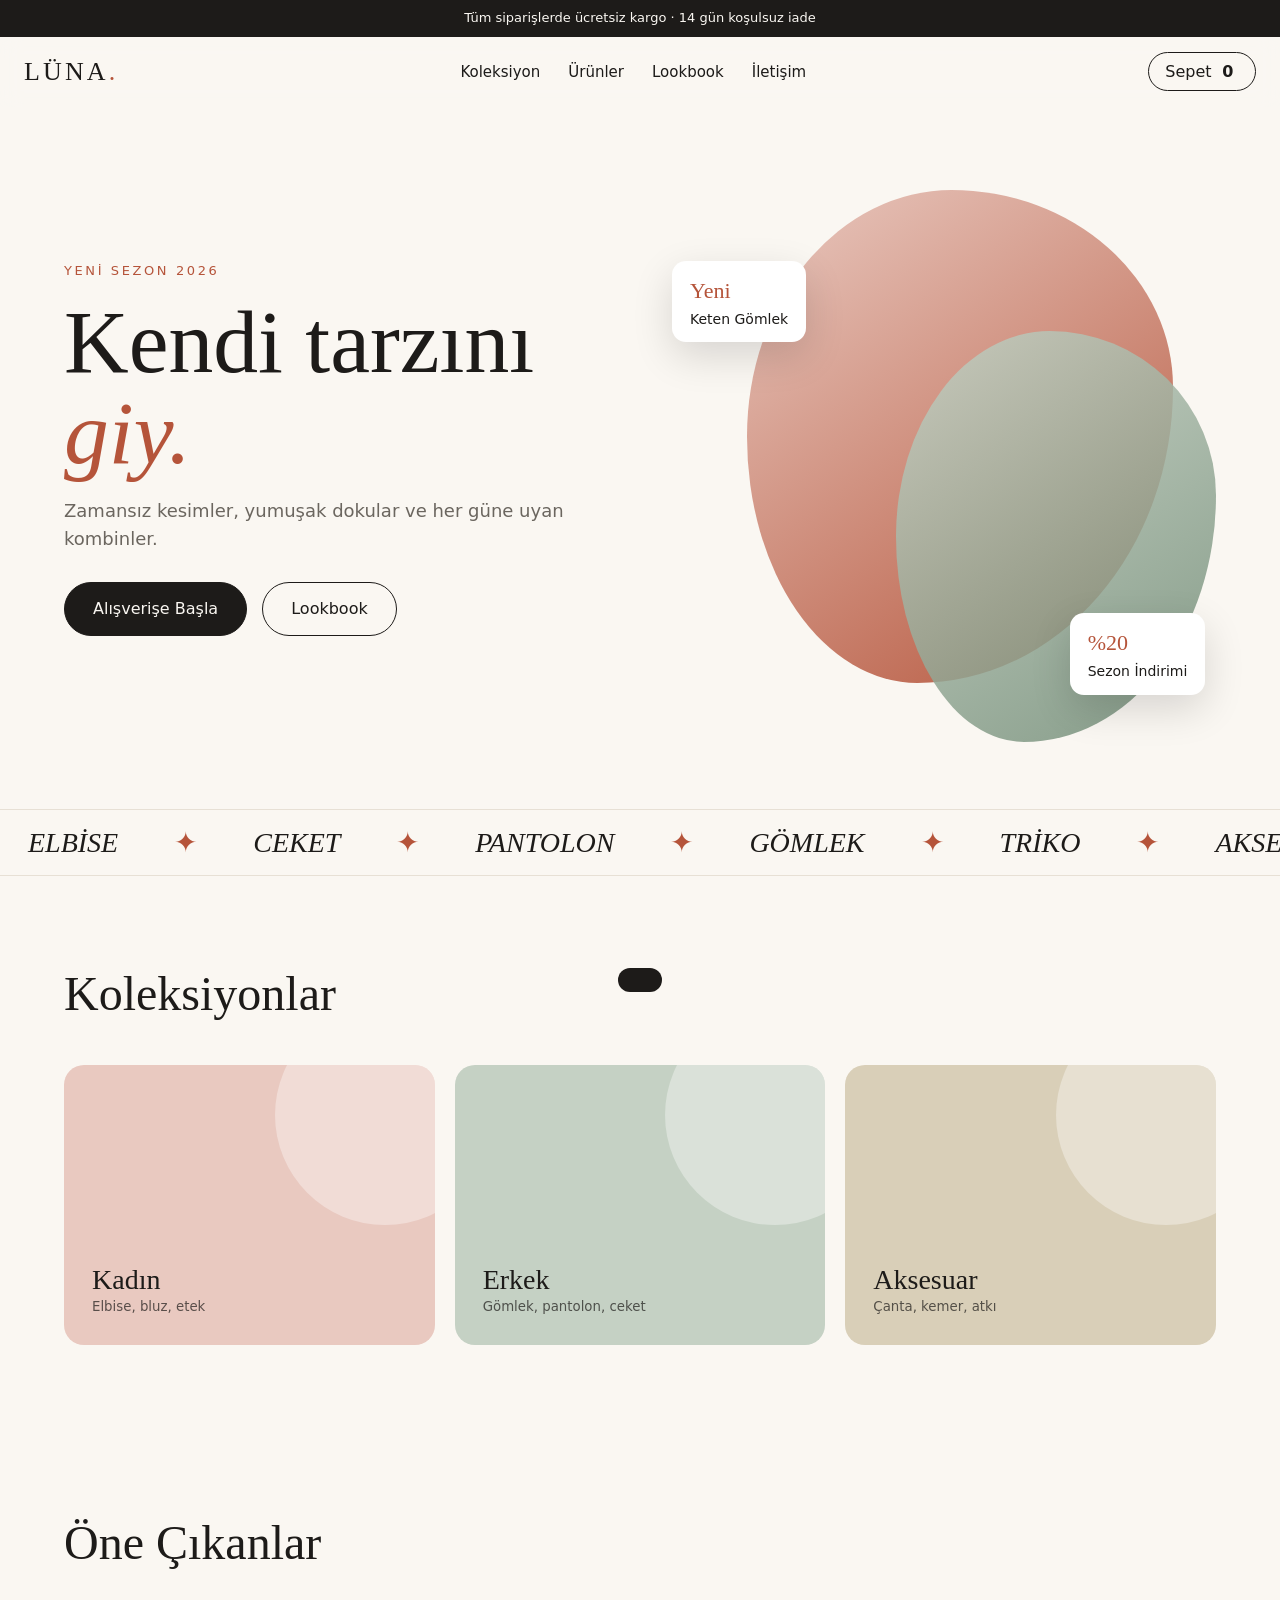
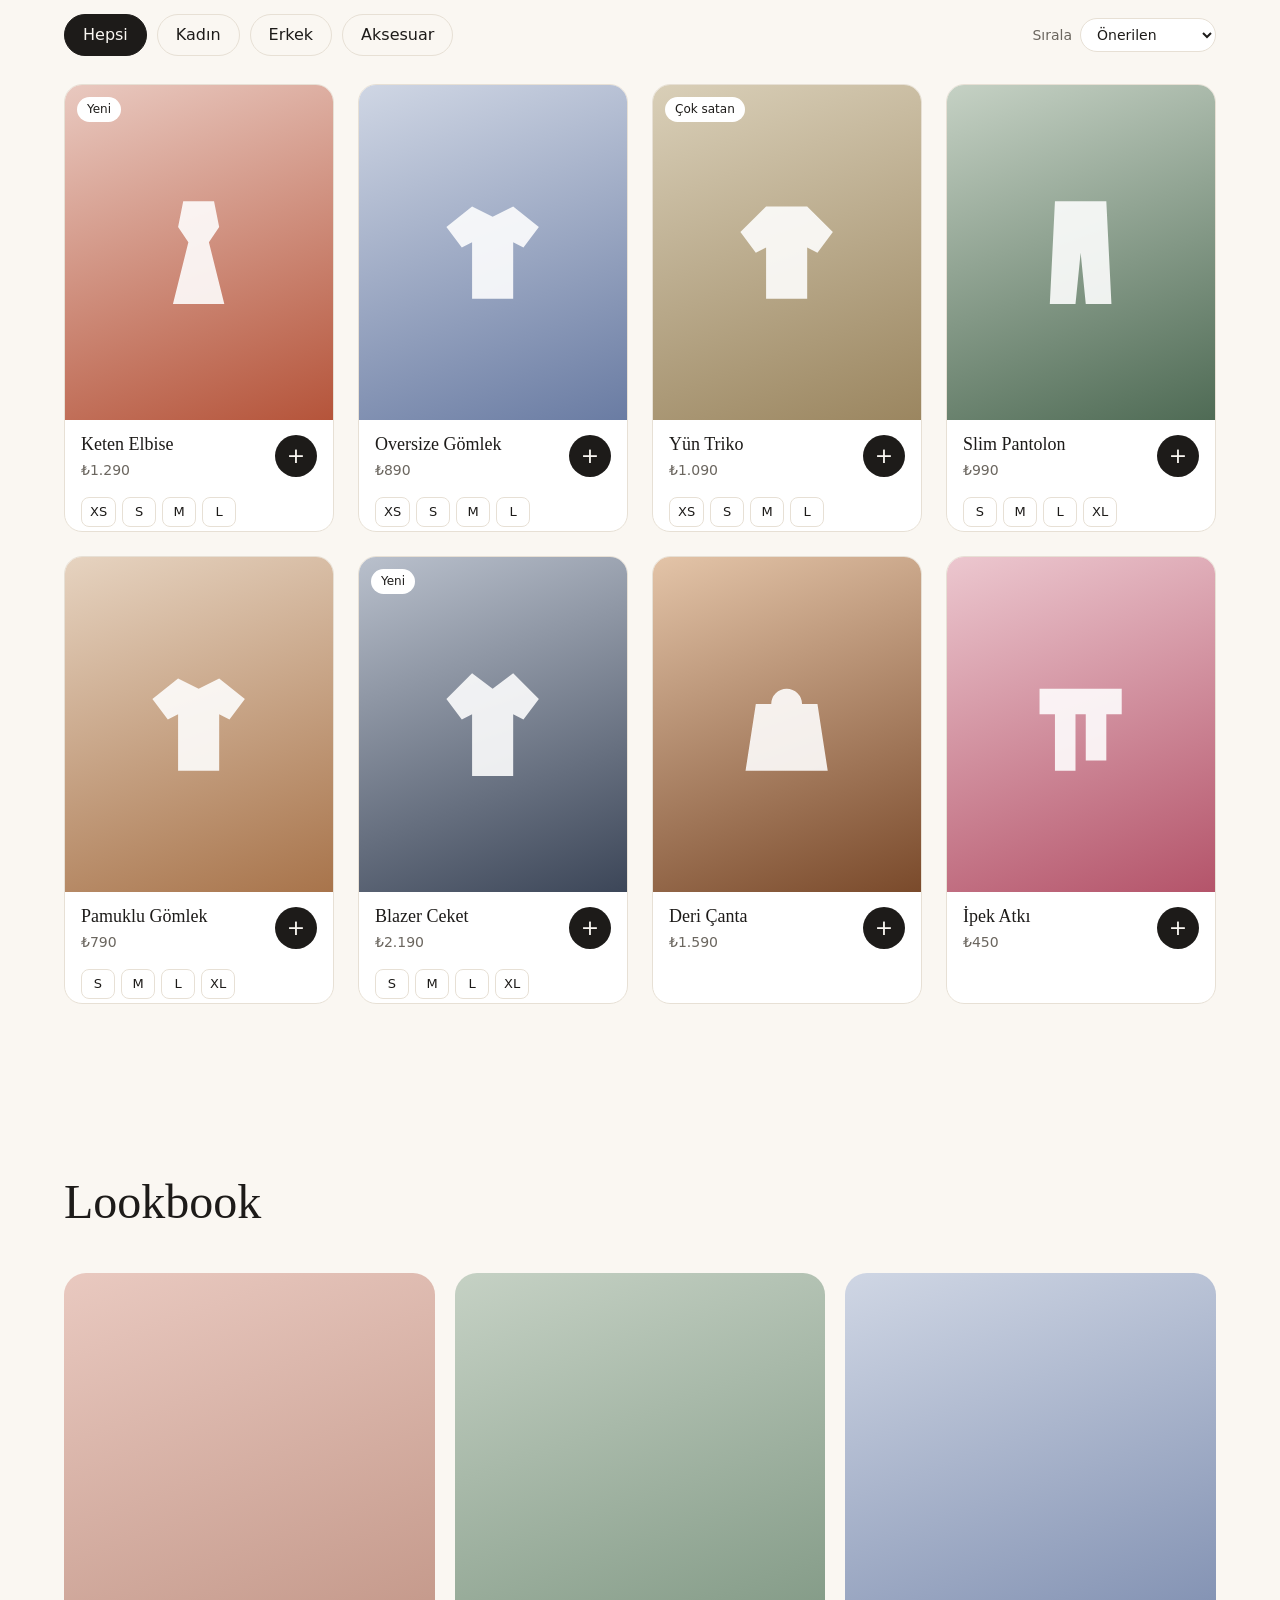
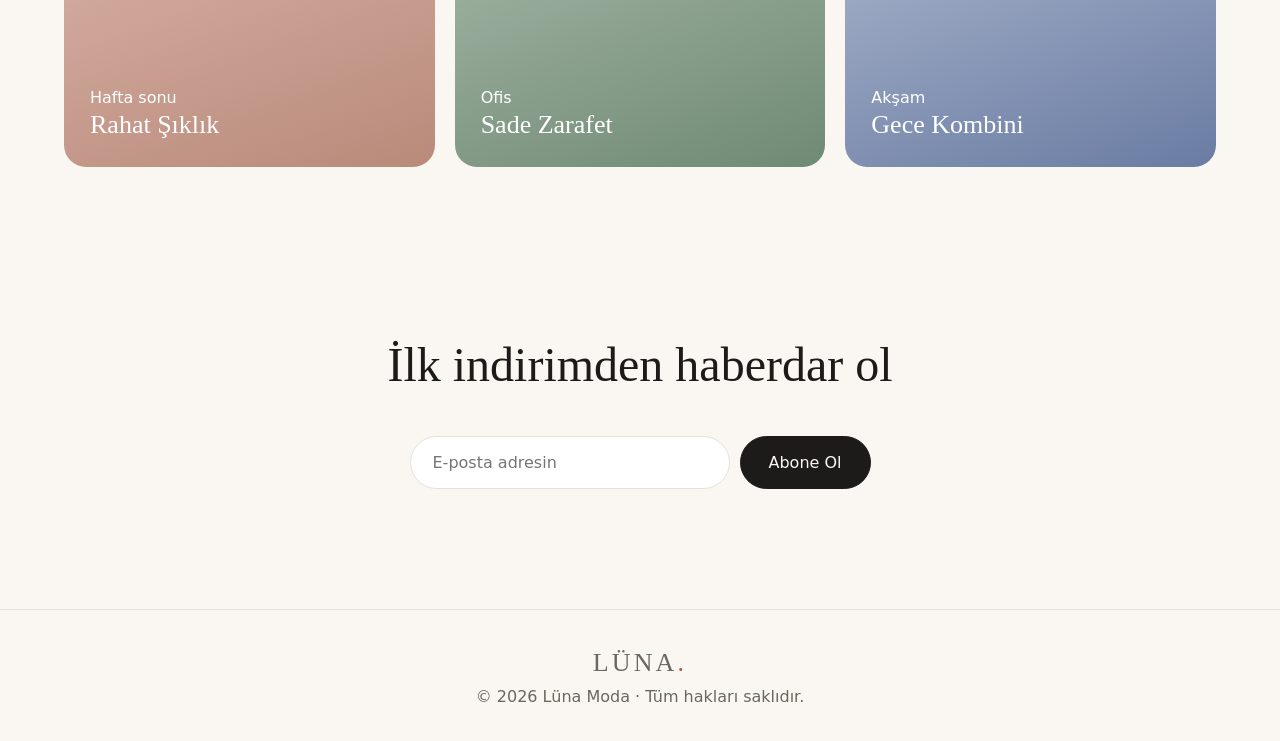
<file: kiyafet-sitesi/index.html>
<!doctype html>
<html lang="tr">
<head>
<meta charset="utf-8">
<meta name="viewport" content="width=device-width, initial-scale=1, viewport-fit=cover">
<title>Lüna Moda – Kadın & Erkek Giyim</title>
<meta name="description" content="Lüna Moda: yeni sezon kadın ve erkek giyim, şık ve rahat kombinler.">
<link rel="stylesheet" href="style.css">
</head>
<body>
<div class="announce">Tüm siparişlerde ücretsiz kargo · 14 gün koşulsuz iade</div>

<header class="nav" id="nav">
  <a class="logo" href="#top">LÜNA<span>.</span></a>
  <nav class="menu" id="menu" aria-label="Ana menü">
    <a href="#koleksiyon">Koleksiyon</a>
    <a href="#urunler">Ürünler</a>
    <a href="#lookbook">Lookbook</a>
    <a href="#bulten">İletişim</a>
  </nav>
  <div class="nav-actions">
    <button class="cart-btn" id="cartBtn" aria-label="Sepeti aç">Sepet <b id="cartCount">0</b></button>
    <button class="burger" id="burger" aria-label="Menü" aria-expanded="false"><i></i><i></i></button>
  </div>
</header>

<main id="top">
  <section class="hero">
    <div class="hero-text">
      <p class="eyebrow reveal">Yeni Sezon 2026</p>
      <h1 class="reveal d1">Kendi tarzını <em>giy.</em></h1>
      <p class="lead reveal d2">Zamansız kesimler, yumuşak dokular ve her güne uyan kombinler.</p>
      <div class="reveal d3">
        <a class="btn" href="#urunler">Alışverişe Başla</a>
        <a class="btn ghost" href="#lookbook">Lookbook</a>
      </div>
    </div>
    <div class="hero-art" aria-hidden="true">
      <div class="blob b1"></div><div class="blob b2"></div>
      <div class="card-float c1"><span>Yeni</span>Keten Gömlek</div>
      <div class="card-float c2"><span>%20</span>Sezon İndirimi</div>
    </div>
  </section>

  <div class="marquee" aria-hidden="true"><div class="track">
    <span>ELBİSE</span><span>CEKET</span><span>PANTOLON</span><span>GÖMLEK</span><span>TRİKO</span><span>AKSESUAR</span>
    <span>ELBİSE</span><span>CEKET</span><span>PANTOLON</span><span>GÖMLEK</span><span>TRİKO</span><span>AKSESUAR</span>
  </div></div>

  <section class="section" id="koleksiyon">
    <h2 class="reveal">Koleksiyonlar</h2>
    <div class="cats">
      <a href="#urunler" data-filter="kadin" class="cat reveal" style="--c:#e9c9c0"><b>Kadın</b><small>Elbise, bluz, etek</small></a>
      <a href="#urunler" data-filter="erkek" class="cat reveal d1" style="--c:#c5d1c4"><b>Erkek</b><small>Gömlek, pantolon, ceket</small></a>
      <a href="#urunler" data-filter="aksesuar" class="cat reveal d2" style="--c:#d9cfb8"><b>Aksesuar</b><small>Çanta, kemer, atkı</small></a>
    </div>
  </section>

  <section class="section" id="urunler">
    <h2 class="reveal">Öne Çıkanlar</h2>
    <div class="toolbar reveal">
    <div class="filters" id="filters" role="tablist">
      <button class="chip on" data-filter="hepsi">Hepsi</button>
      <button class="chip" data-filter="kadin">Kadın</button>
      <button class="chip" data-filter="erkek">Erkek</button>
      <button class="chip" data-filter="aksesuar">Aksesuar</button>
    </div>
    <label class="sort">Sırala
      <select id="sort"><option value="">Önerilen</option><option value="asc">Fiyat: Artan</option><option value="desc">Fiyat: Azalan</option></select>
    </label>
    </div>
    <div class="grid" id="grid"></div>
  </section>

  <section class="section lookbook" id="lookbook">
    <h2 class="reveal">Lookbook</h2>
    <div class="look">
      <div class="look-card reveal" style="--a:#e9c9c0;--b:#b98a7a"><p>Hafta sonu<br><b>Rahat Şıklık</b></p></div>
      <div class="look-card reveal d1" style="--a:#c5d1c4;--b:#6f8a74"><p>Ofis<br><b>Sade Zarafet</b></p></div>
      <div class="look-card reveal d2" style="--a:#cfd6e4;--b:#6a7ca3"><p>Akşam<br><b>Gece Kombini</b></p></div>
    </div>
  </section>

  <section class="section news" id="bulten">
    <h2 class="reveal">İlk indirimden haberdar ol</h2>
    <form class="reveal d1" id="newsForm">
      <input type="email" id="email" placeholder="E-posta adresin" required aria-label="E-posta">
      <button class="btn" type="submit">Abone Ol</button>
    </form>
    <p class="note" id="newsNote" role="status"></p>
  </section>
</main>

<footer class="footer">
  <div class="logo">LÜNA<span>.</span></div>
  <p>© 2026 Lüna Moda · Tüm hakları saklıdır.</p>
</footer>

<div class="overlay" id="overlay"></div>
<aside class="drawer" id="drawer" aria-label="Sepet" aria-hidden="true">
  <div class="drawer-head"><h3>Sepetin</h3><button id="closeCart" aria-label="Kapat">✕</button></div>
  <ul id="cartList"></ul>
  <div class="drawer-foot">
    <div class="total"><span>Toplam</span><b id="cartTotal">₺0</b></div>
    <a class="btn full" id="checkout" href="#" target="_blank" rel="noopener">WhatsApp ile Sipariş Ver</a>
  </div>
</aside>
<div class="toast" id="toast" role="status"></div>

<script src="app.js"></script>
</body>
</html>
</file>
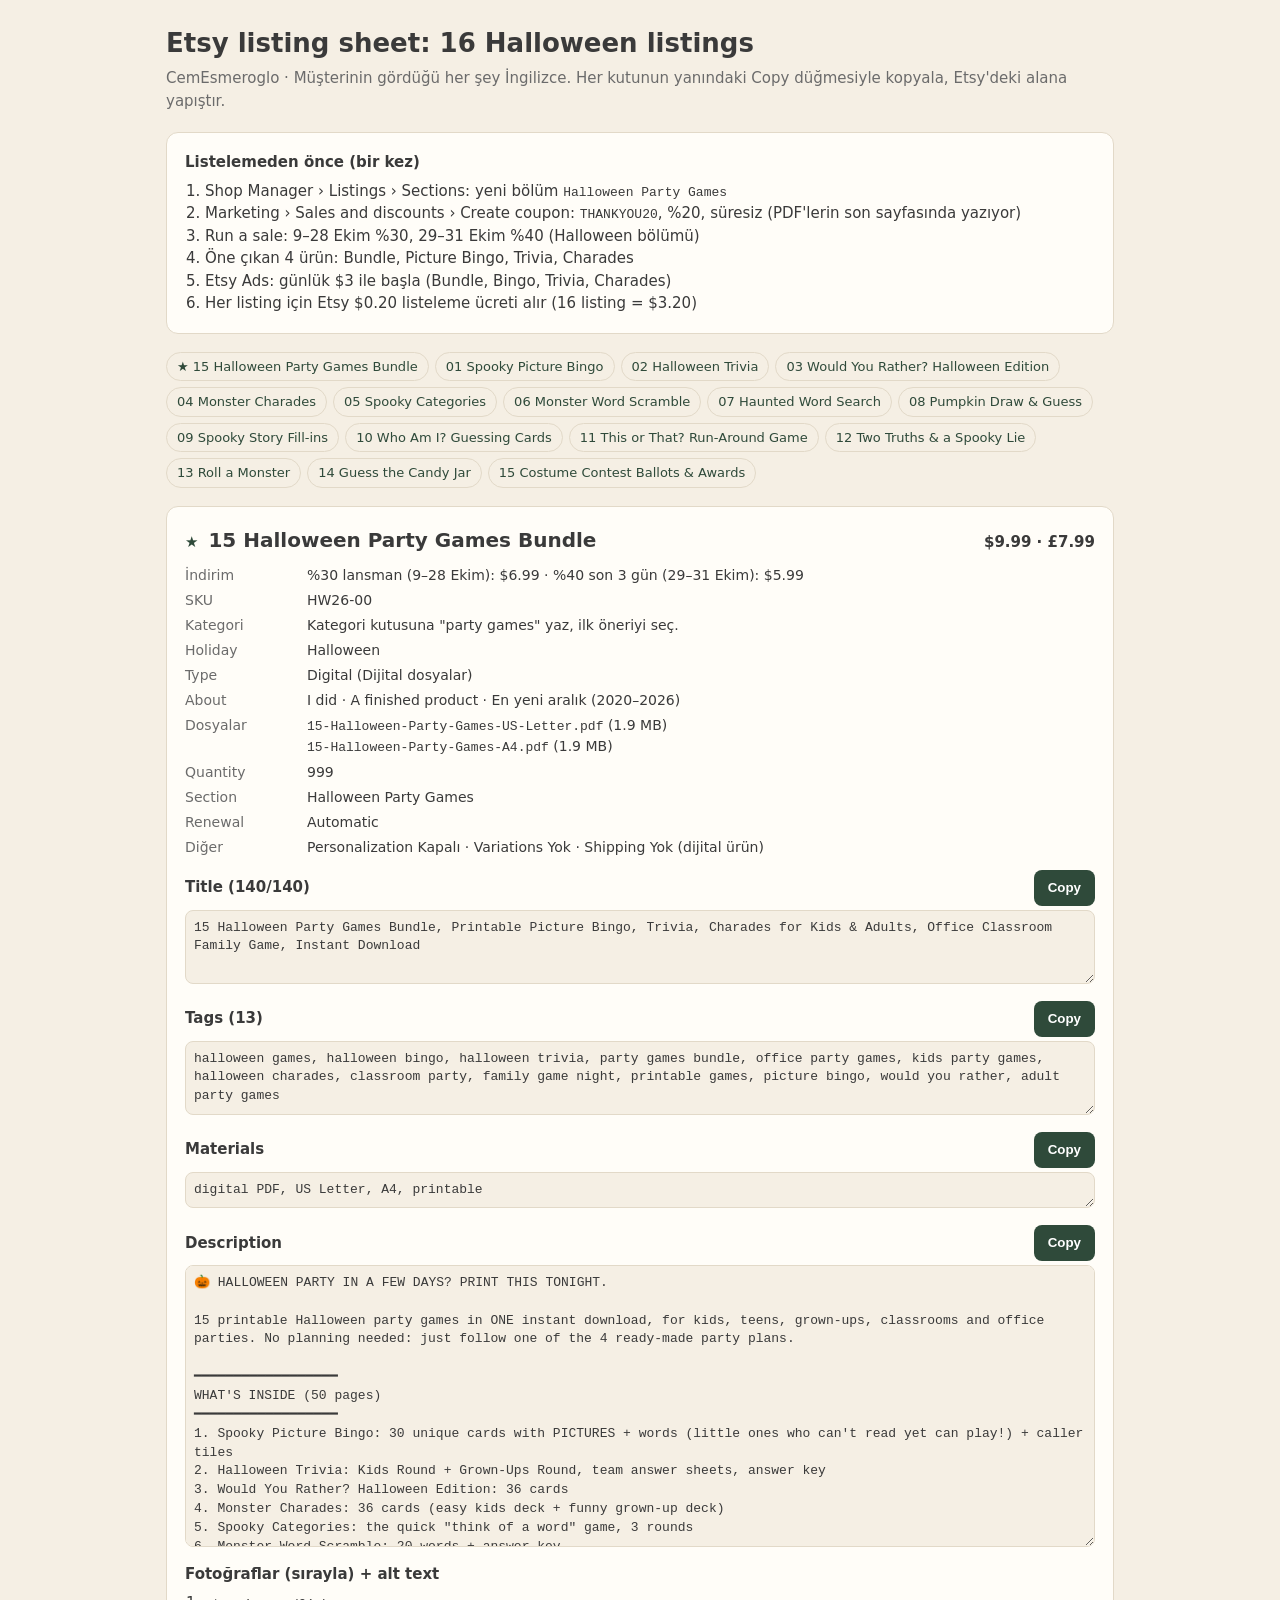
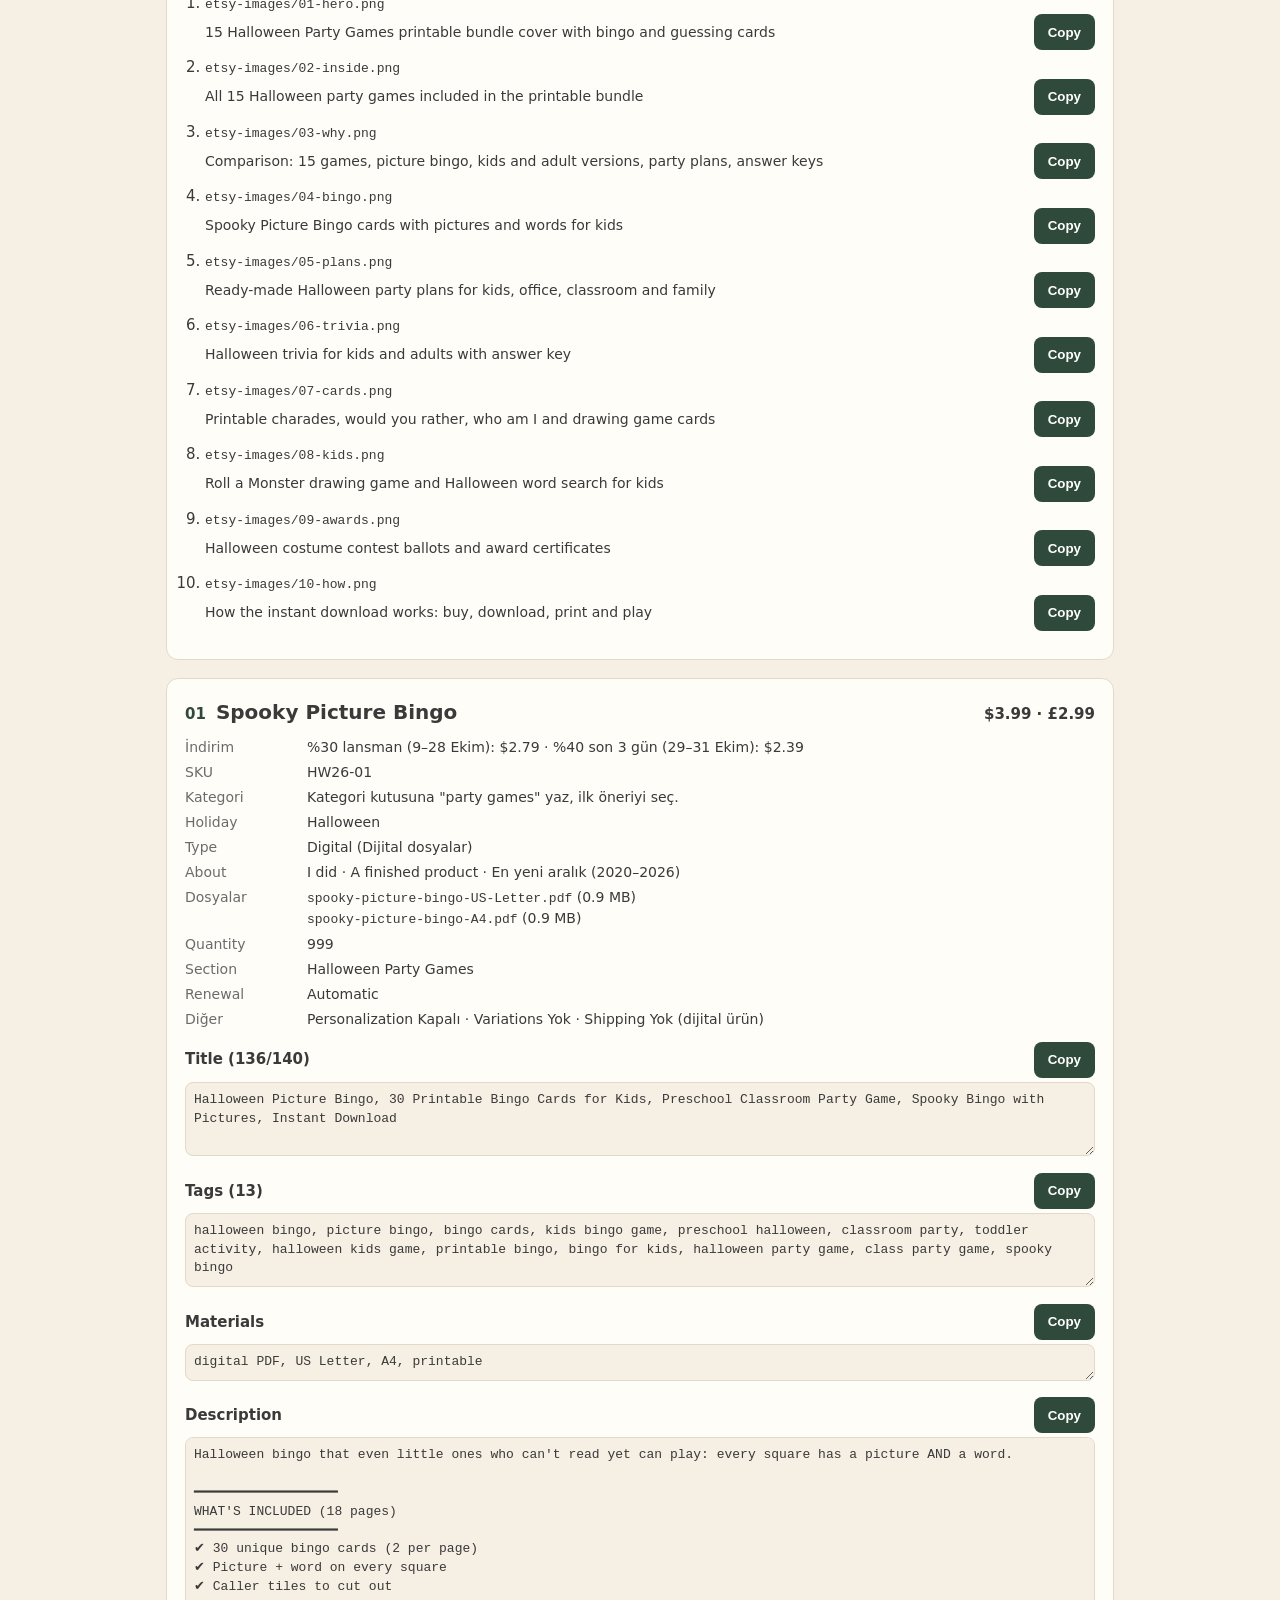
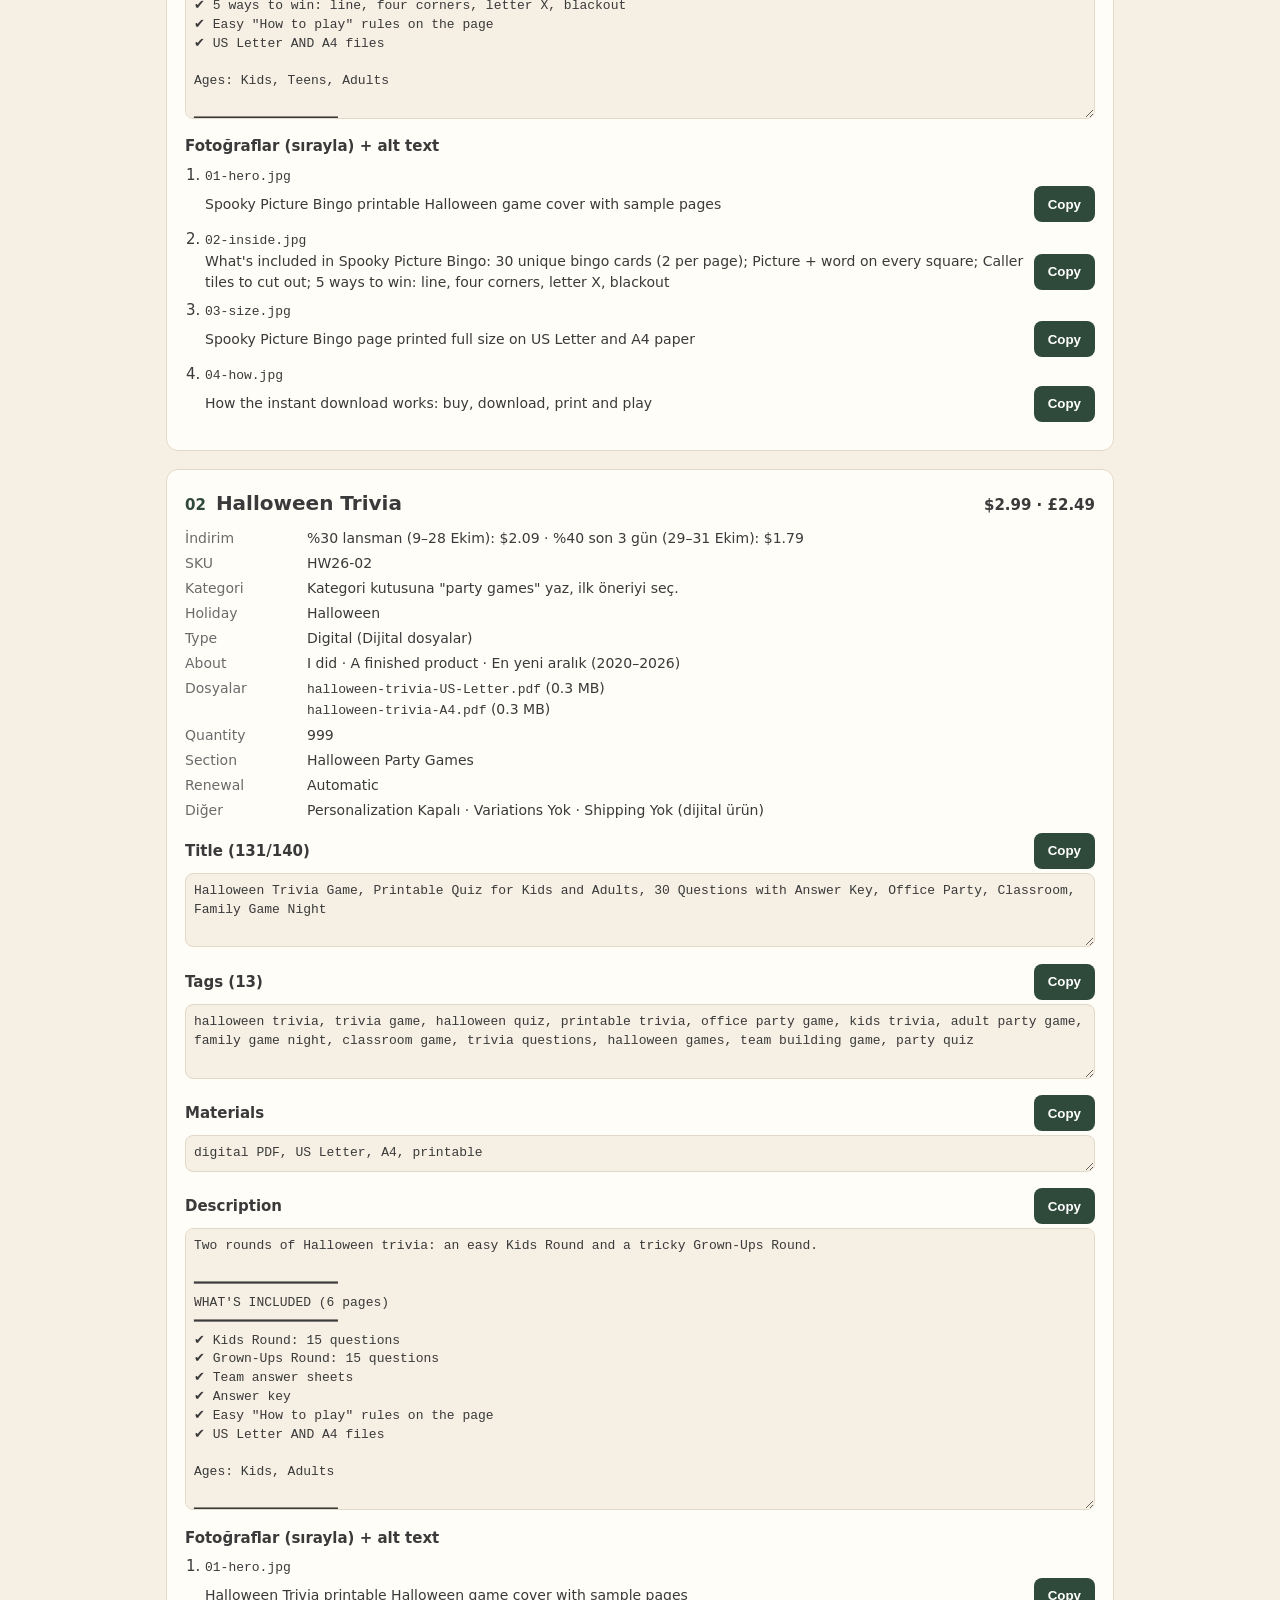
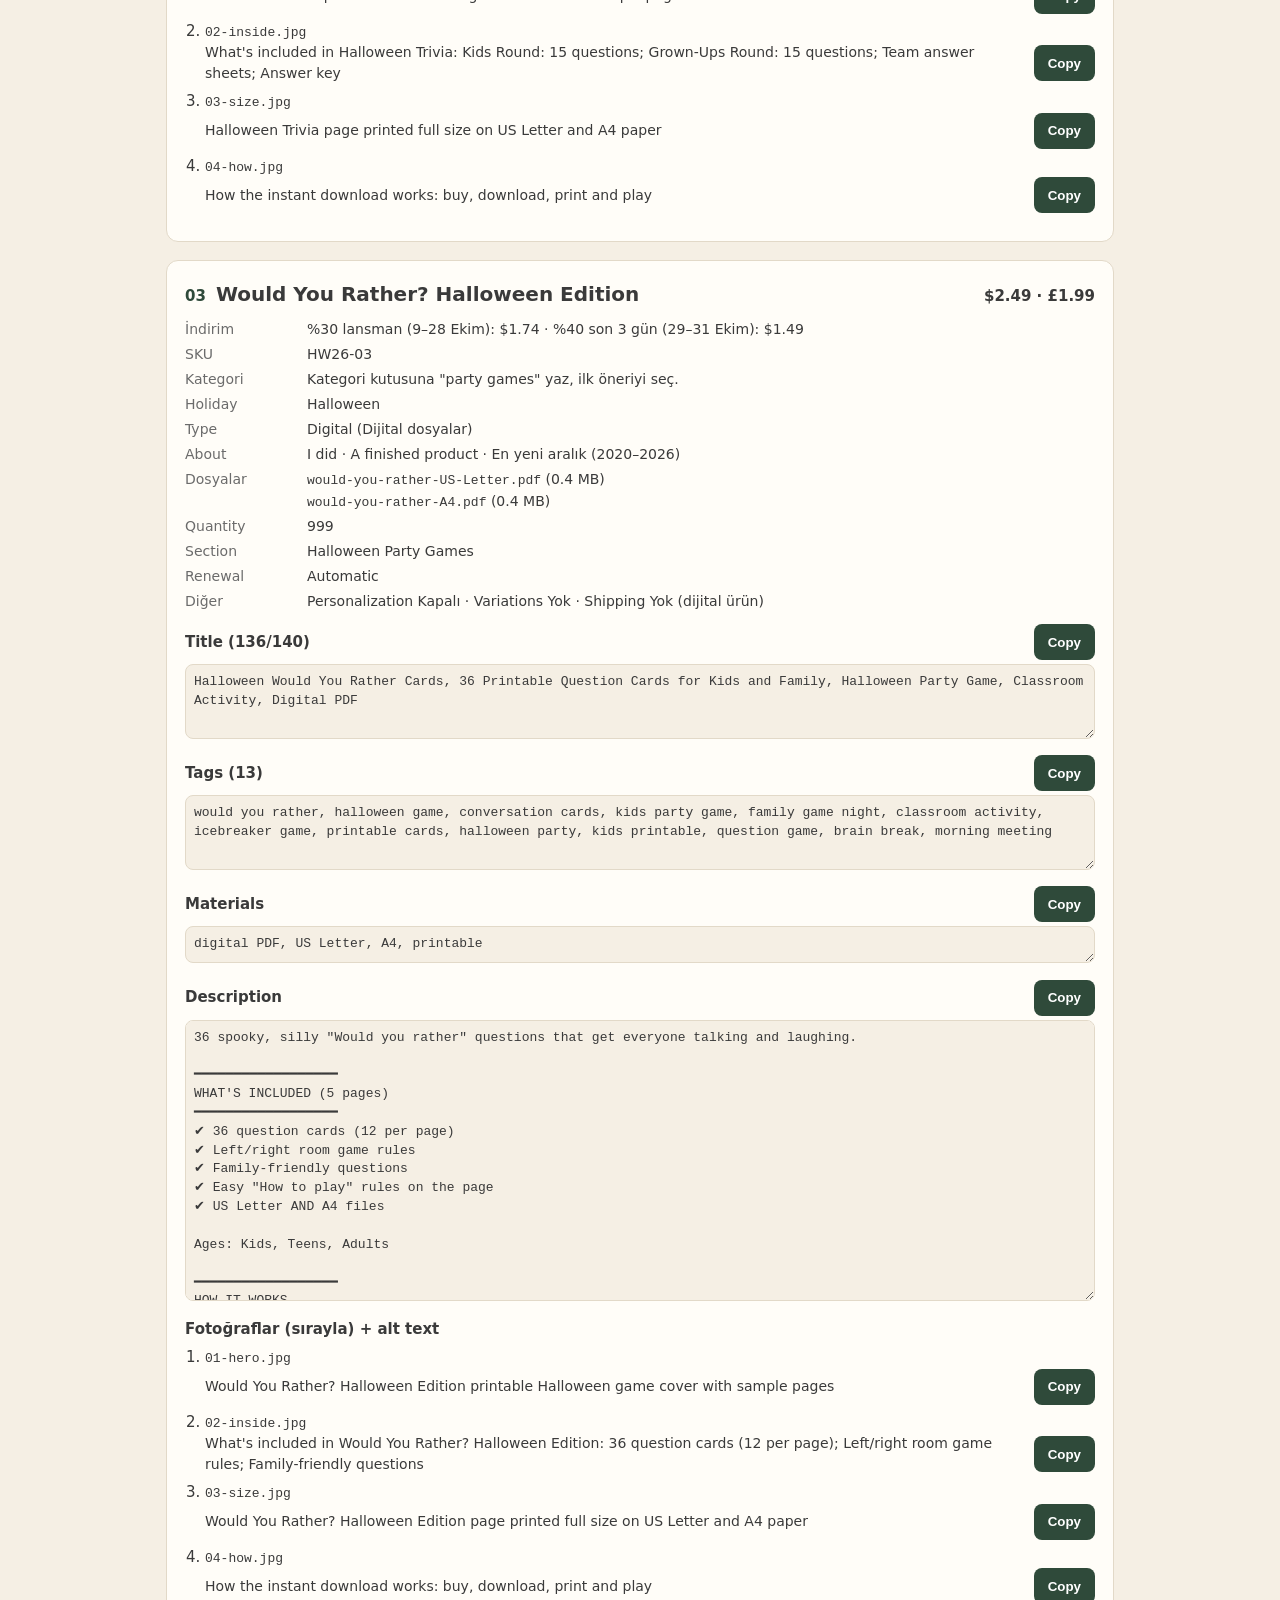
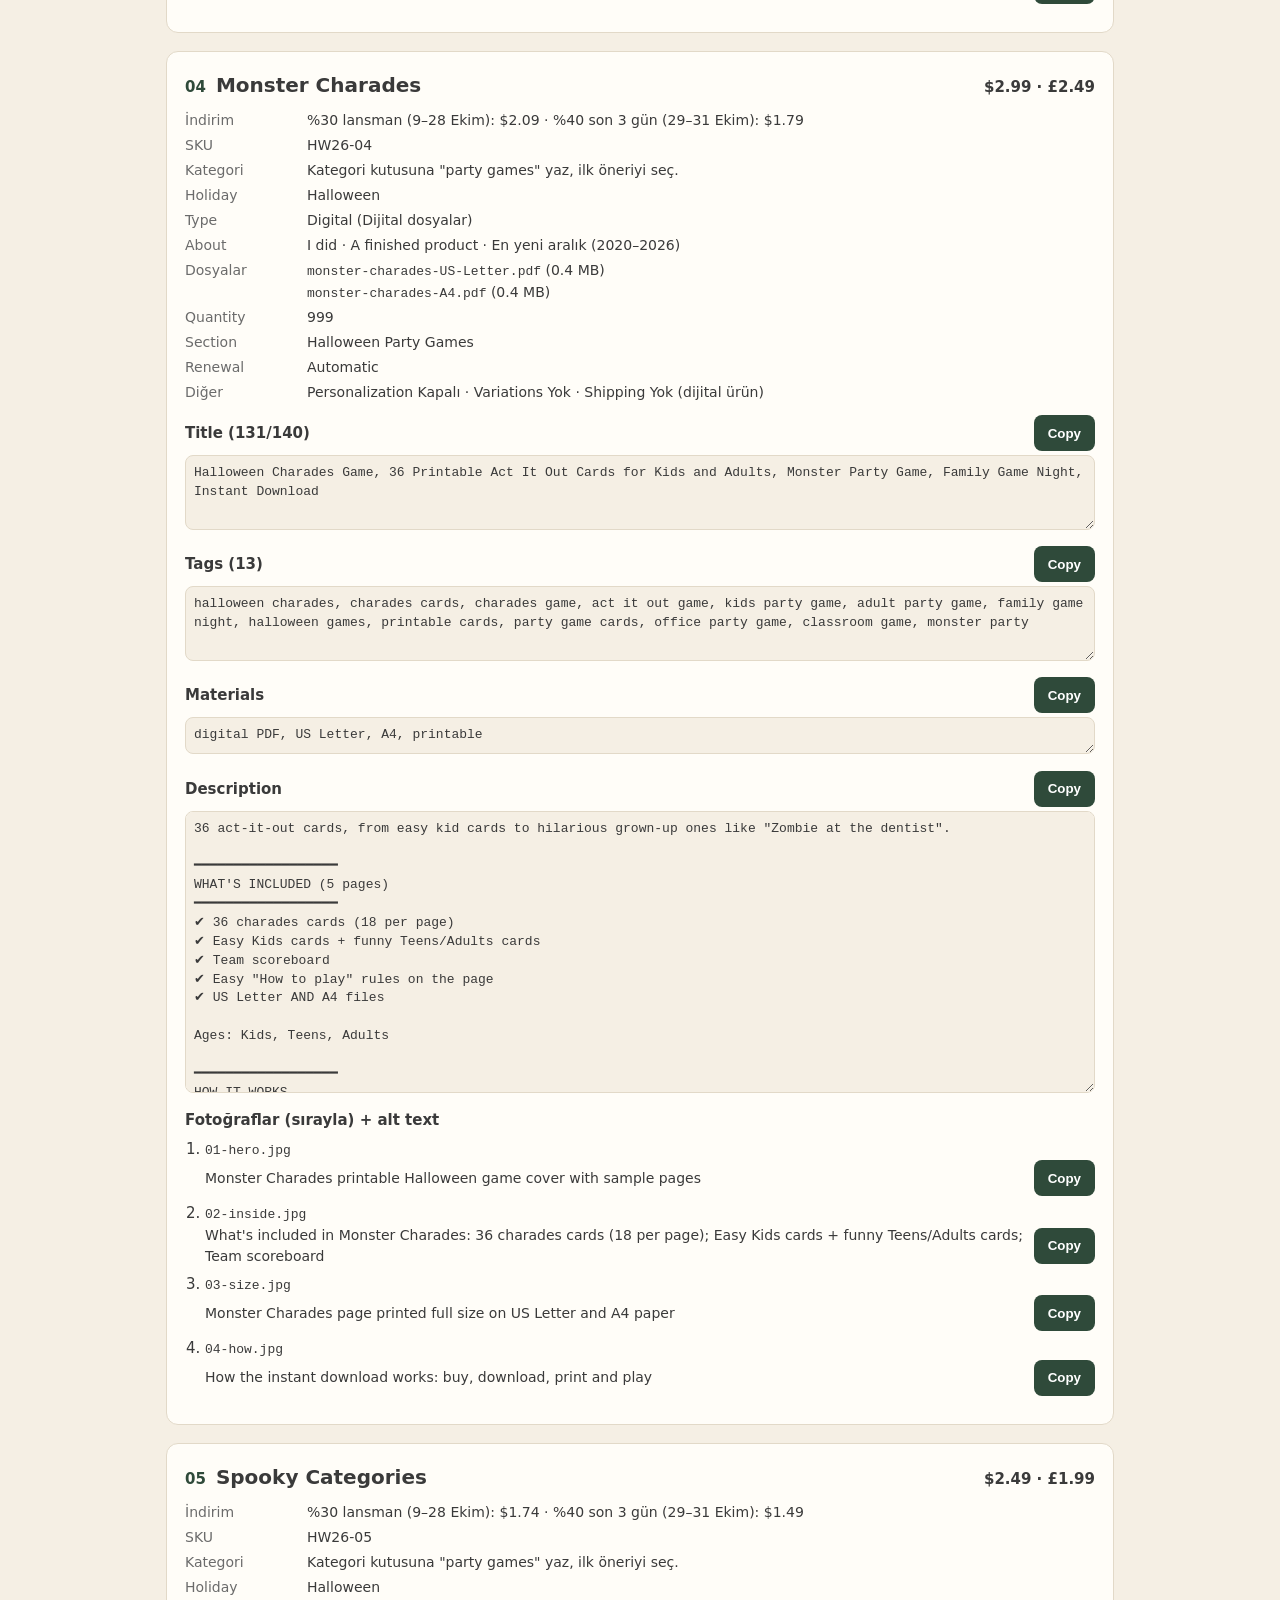
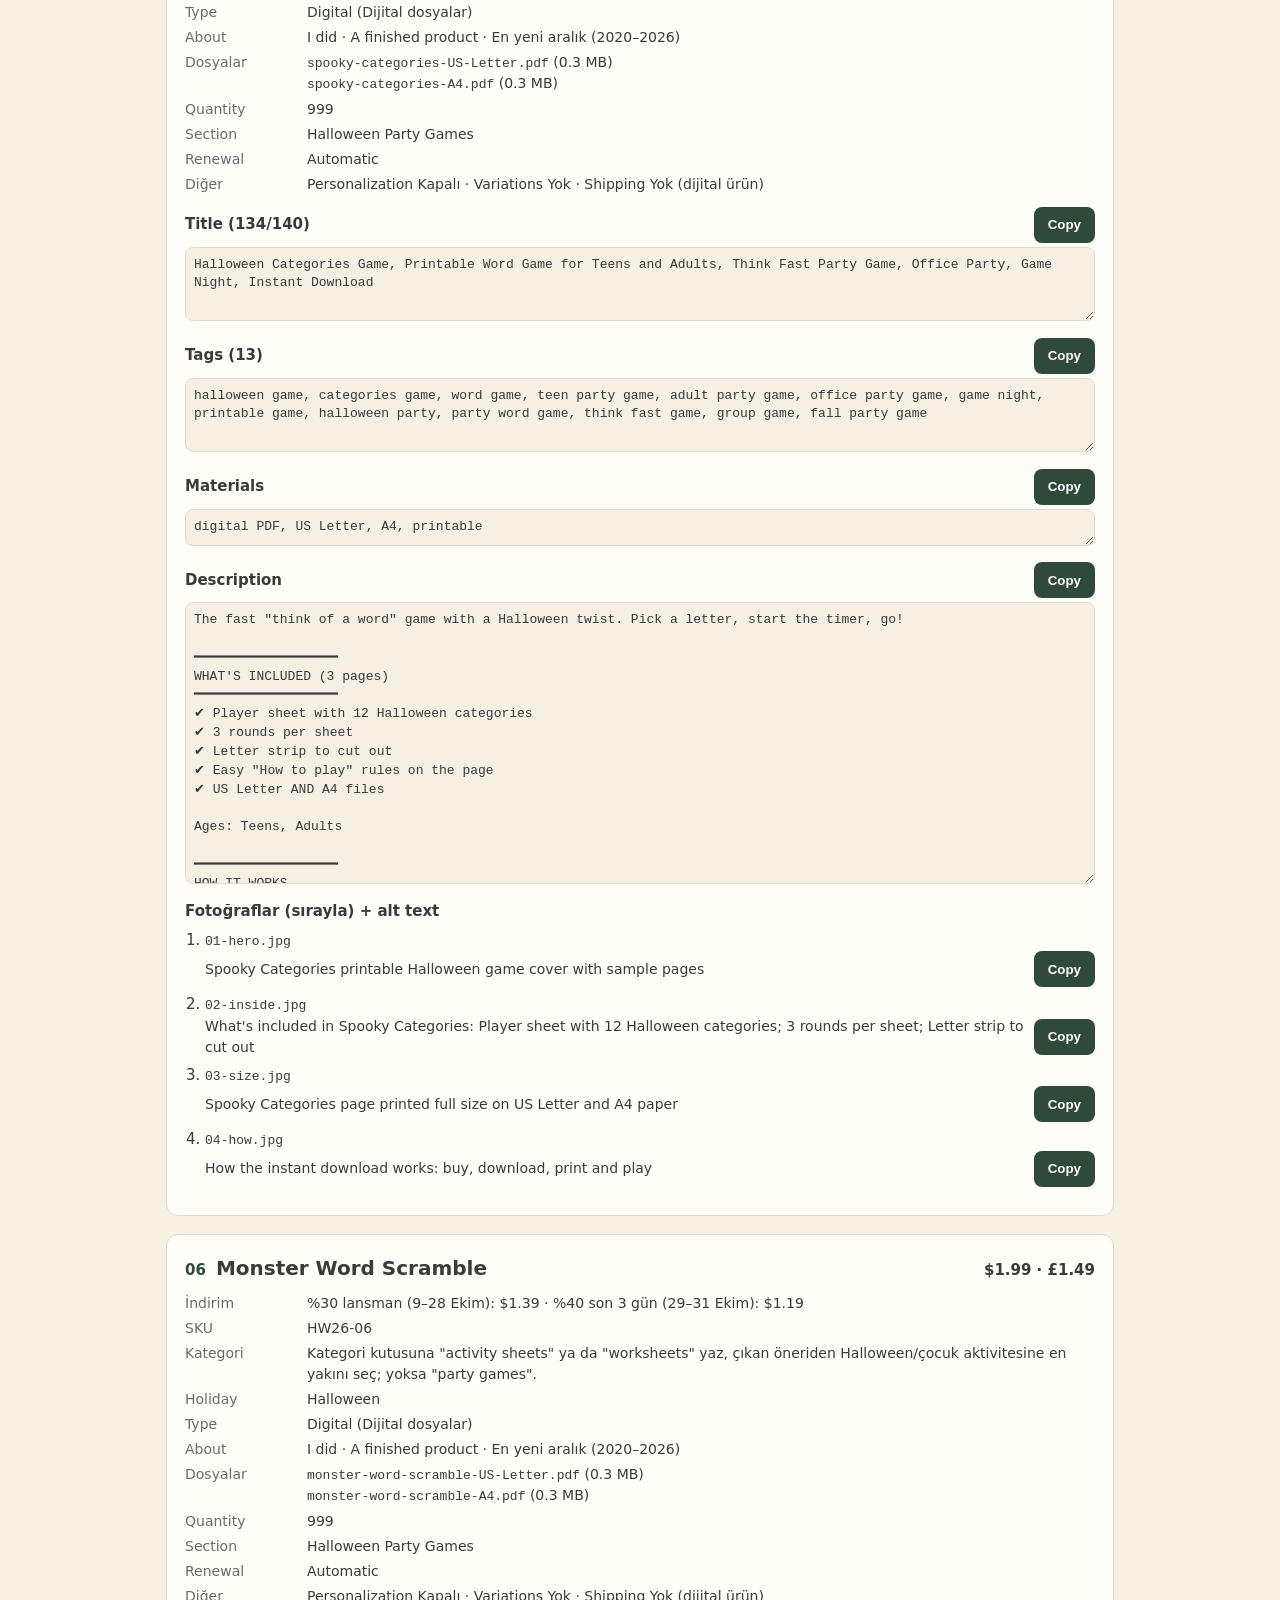
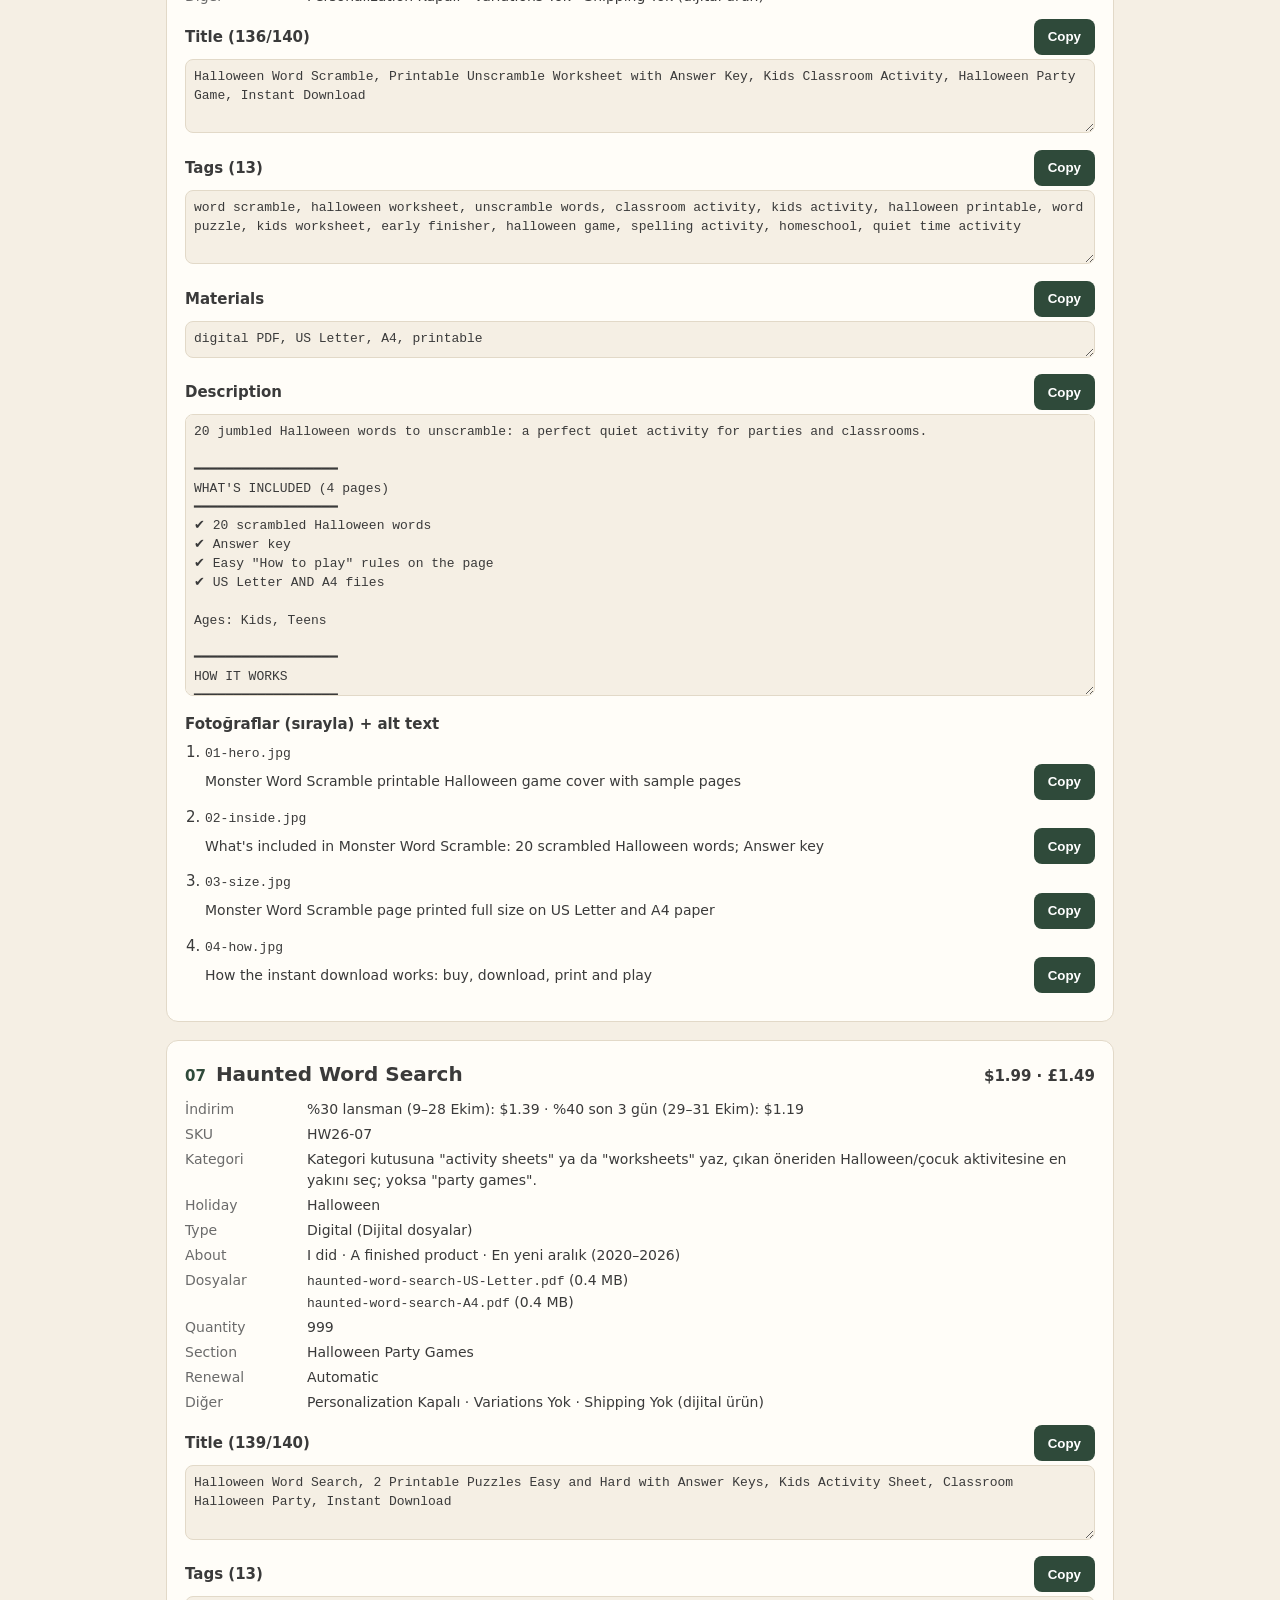
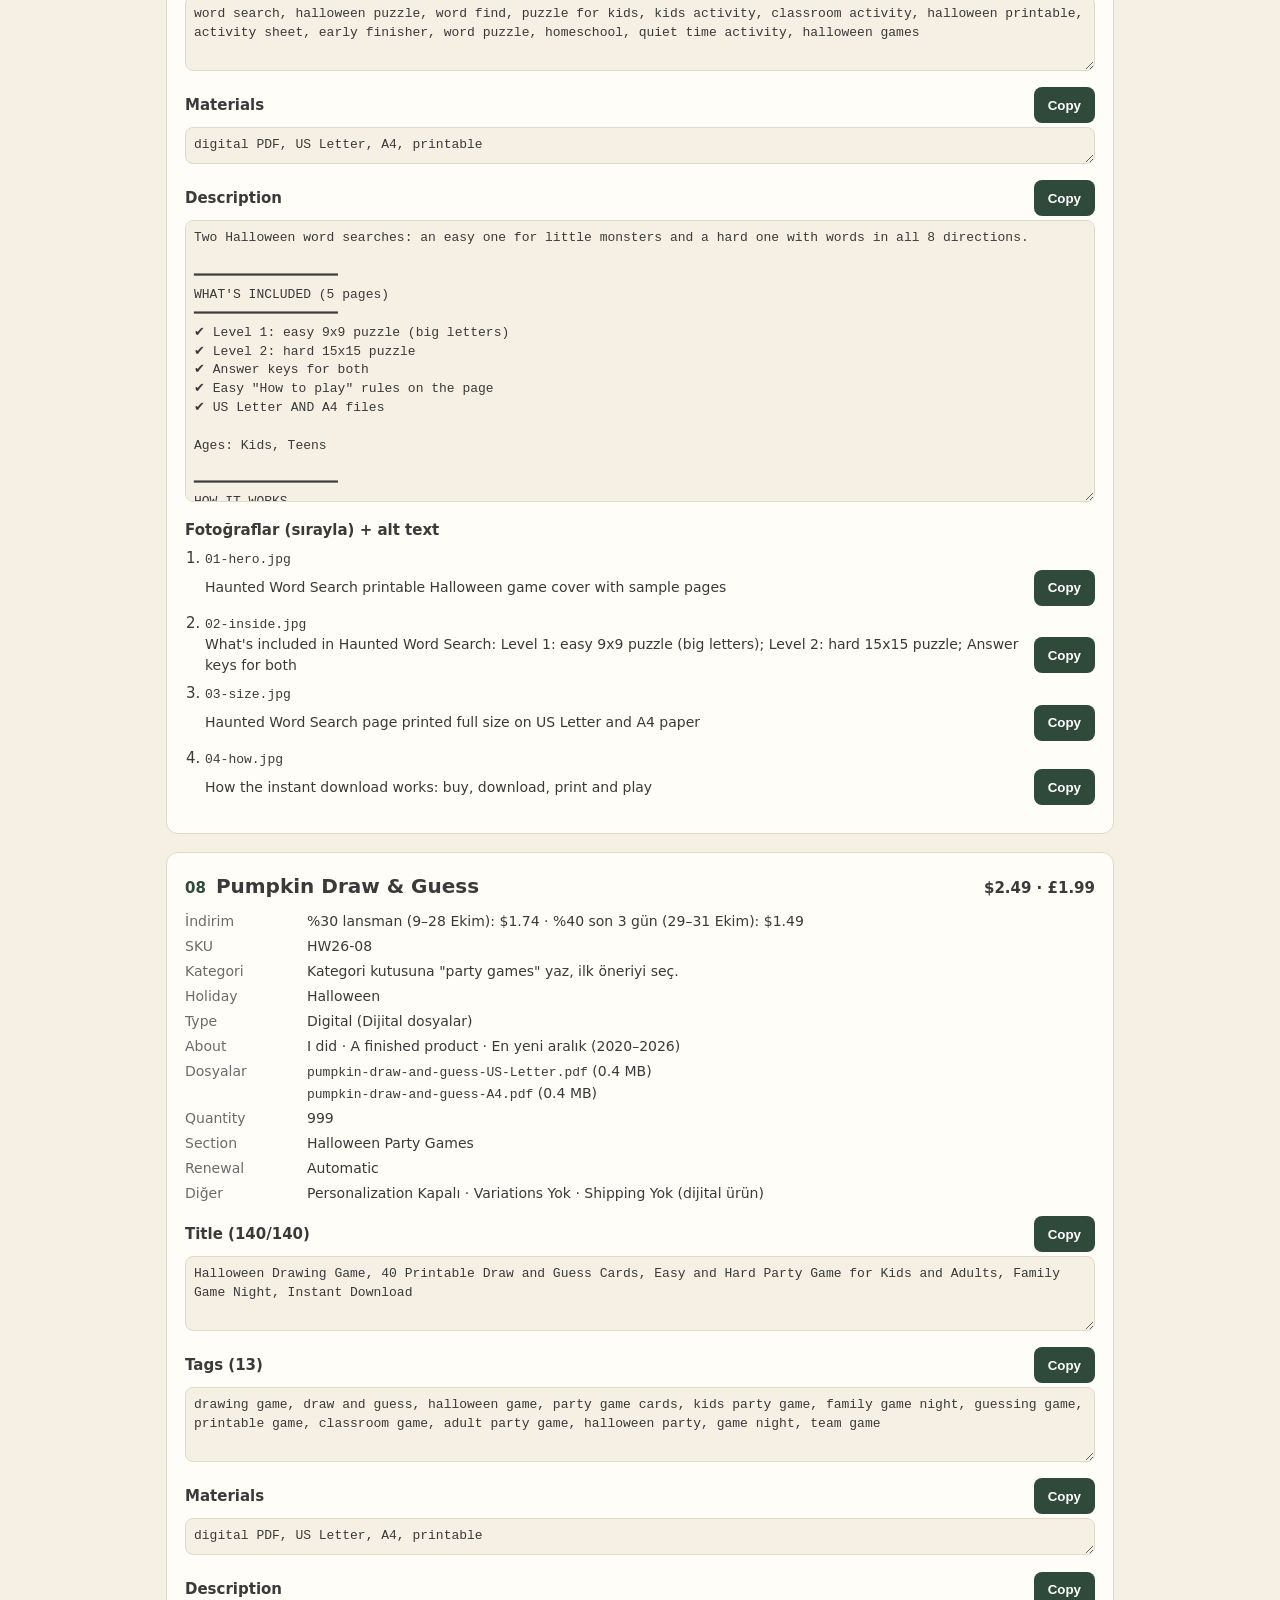
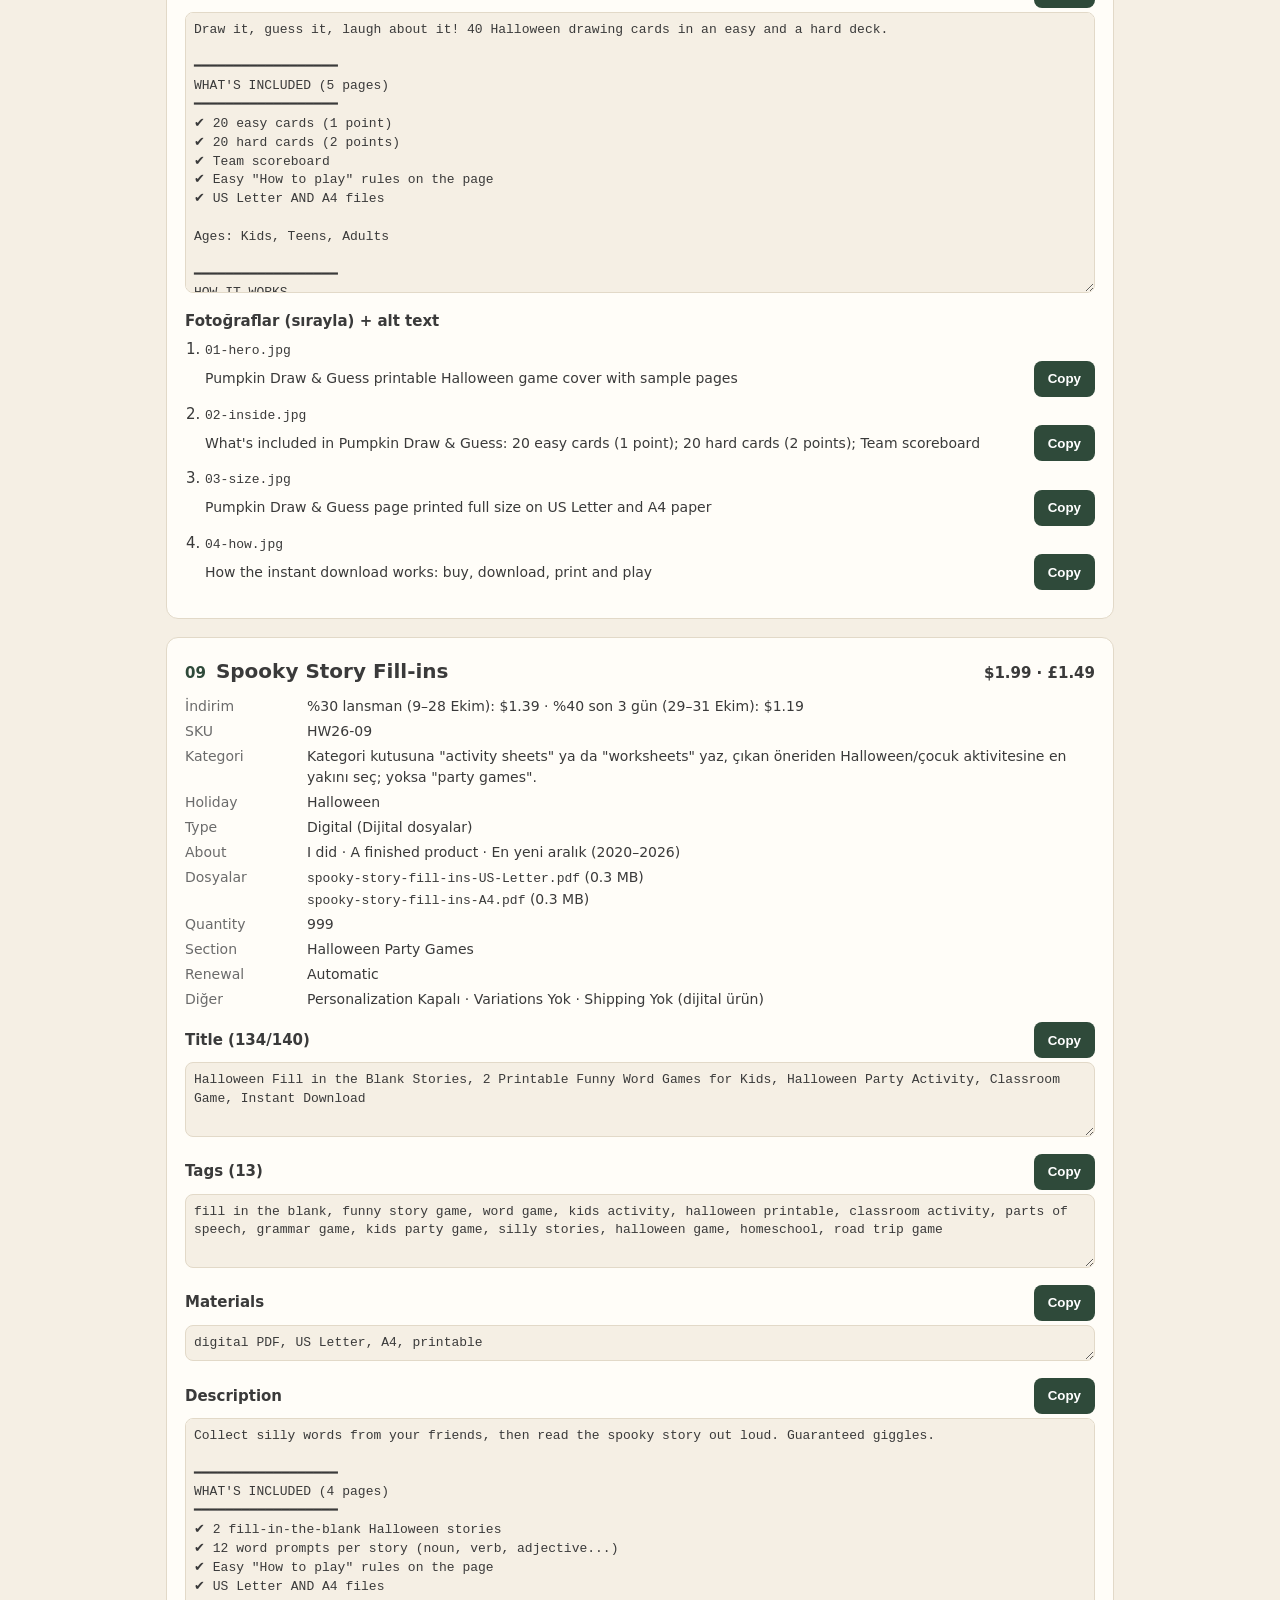
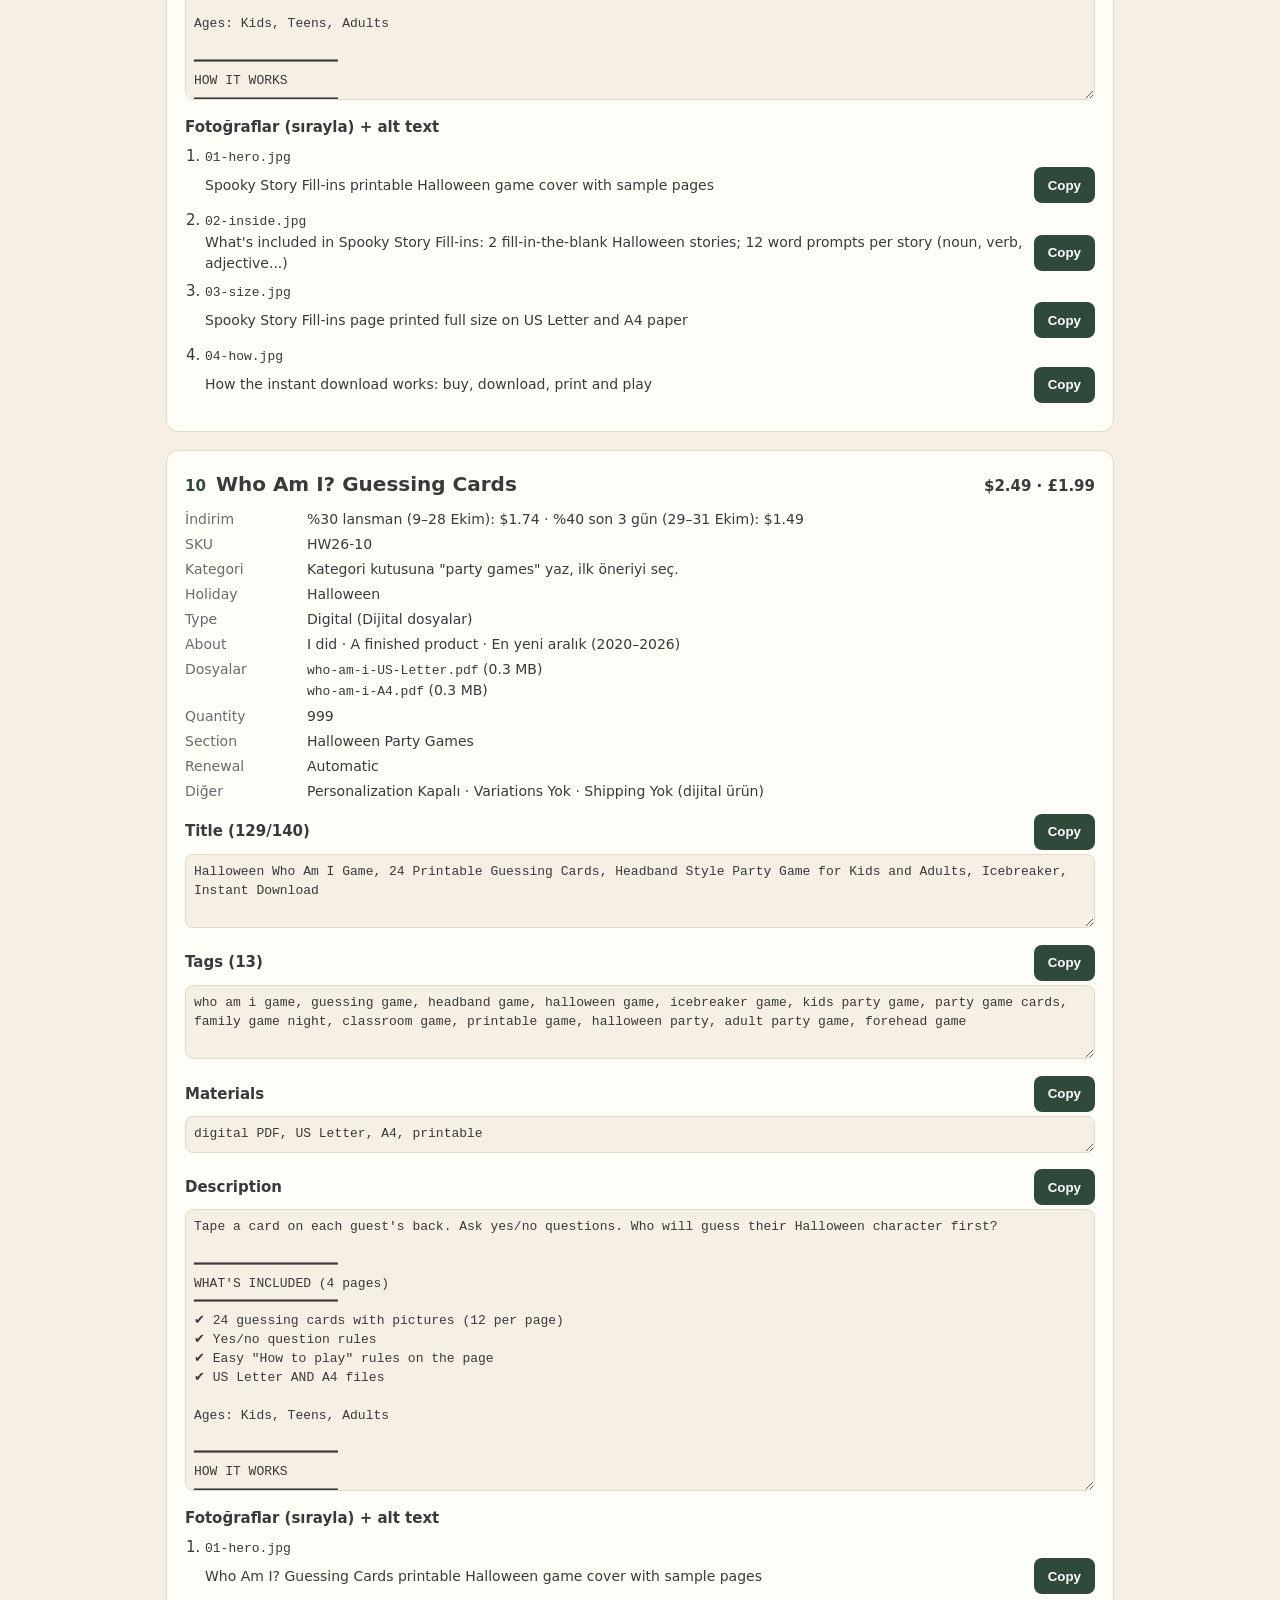
<file: halloween-party-games/output/ETSY-LISTINGS.html>
<!doctype html><html lang="tr"><head><meta charset="utf-8"><meta name="viewport" content="width=device-width,initial-scale=1">
<title>Etsy Listing Sheet</title>
<style>
:root{--bg:#F5EFE4;--card:#FFFDF8;--ink:#3A3A3A;--muted:#6B6B6B;--accent:#2F4A3A;--line:#E2D9C8;--btn:#2F4A3A;--btnt:#fff}
@media (prefers-color-scheme:dark){:root:not([data-theme="light"]){--bg:#1C211E;--card:#252B27;--ink:#ECE7DD;--muted:#A8A9A2;--accent:#8FA68E;--line:#39413B;--btn:#8FA68E;--btnt:#1C211E}}
*{box-sizing:border-box}body{margin:0;background:var(--bg);color:var(--ink);font:15px/1.5 system-ui,-apple-system,"Segoe UI",sans-serif}
main{max-width:980px;margin:0 auto;padding:24px 16px 64px}
h1{font-size:26px;margin:0 0 4px}.sub{color:var(--muted);margin:0 0 20px}
.setup,.card{background:var(--card);border:1px solid var(--line);border-radius:12px;padding:18px;margin:0 0 18px}
.setup ol{margin:6px 0 0;padding-left:20px}
nav{display:flex;flex-wrap:wrap;gap:6px;margin:0 0 18px}nav a{color:var(--accent);border:1px solid var(--line);border-radius:99px;padding:4px 10px;text-decoration:none;font-size:13px}
header{display:flex;align-items:baseline;gap:10px;flex-wrap:wrap;margin-bottom:10px}header h2{margin:0;font-size:20px;flex:1}
.no{font-weight:700;color:var(--accent)}.price{font-weight:700}
dl{display:grid;grid-template-columns:110px minmax(0,1fr);gap:4px 12px;margin:0 0 12px;font-size:14px}dt{color:var(--muted)}dd{margin:0}
.f{margin:10px 0}.fl{display:flex;justify-content:space-between;align-items:center;font-weight:600;margin-bottom:4px}
textarea{width:100%;font:13px/1.45 ui-monospace,Menlo,Consolas,monospace;color:var(--ink);background:var(--bg);border:1px solid var(--line);border-radius:8px;padding:8px;resize:vertical}
button{background:var(--btn);color:var(--btnt);border:0;border-radius:8px;padding:6px 14px;min-height:36px;font-weight:600;cursor:pointer}
.ph{margin:0;padding-left:20px}.ph li{margin:6px 0}.alt{display:flex;gap:8px;align-items:center;justify-content:space-between;font-size:14px}
code{font-size:13px}
</style></head><body><main>
<h1>Etsy listing sheet: 16 Halloween listings</h1>
<p class="sub">CemEsmeroglo · Müşterinin gördüğü her şey İngilizce. Her kutunun yanındaki Copy düğmesiyle kopyala, Etsy'deki alana yapıştır.</p>
<div class="setup"><b>Listelemeden önce (bir kez)</b><ol>
<li>Shop Manager › Listings › Sections: yeni bölüm <code>Halloween Party Games</code></li>
<li>Marketing › Sales and discounts › Create coupon: <code>THANKYOU20</code>, %20, süresiz (PDF'lerin son sayfasında yazıyor)</li>
<li>Run a sale: 9–28 Ekim %30, 29–31 Ekim %40 (Halloween bölümü)</li>
<li>Öne çıkan 4 ürün: Bundle, Picture Bingo, Trivia, Charades</li>
<li>Etsy Ads: günlük $3 ile başla (Bundle, Bingo, Trivia, Charades)</li>
<li>Her listing için Etsy $0.20 listeleme ücreti alır (16 listing = $3.20)</li>
</ol></div>
<nav><a href="#lHW26-00">★ 15 Halloween Party Games Bundle</a><a href="#lHW26-01">01 Spooky Picture Bingo</a><a href="#lHW26-02">02 Halloween Trivia</a><a href="#lHW26-03">03 Would You Rather? Halloween Edition</a><a href="#lHW26-04">04 Monster Charades</a><a href="#lHW26-05">05 Spooky Categories</a><a href="#lHW26-06">06 Monster Word Scramble</a><a href="#lHW26-07">07 Haunted Word Search</a><a href="#lHW26-08">08 Pumpkin Draw &amp; Guess</a><a href="#lHW26-09">09 Spooky Story Fill-ins</a><a href="#lHW26-10">10 Who Am I? Guessing Cards</a><a href="#lHW26-11">11 This or That? Run-Around Game</a><a href="#lHW26-12">12 Two Truths &amp; a Spooky Lie</a><a href="#lHW26-13">13 Roll a Monster</a><a href="#lHW26-14">14 Guess the Candy Jar</a><a href="#lHW26-15">15 Costume Contest Ballots &amp; Awards</a></nav>
<section class="card" id="lHW26-00">
  <header><span class="no">★</span><h2>15 Halloween Party Games Bundle</h2><span class="price">$9.99 · £7.99</span></header>
  <dl>
    <dt>İndirim</dt><dd>%30 lansman (9–28 Ekim): $6.99 · %40 son 3 gün (29–31 Ekim): $5.99</dd>
    <dt>SKU</dt><dd>HW26-00</dd>
    <dt>Kategori</dt><dd>Kategori kutusuna &quot;party games&quot; yaz, ilk öneriyi seç.</dd>
    <dt>Holiday</dt><dd>Halloween</dd>
    <dt>Type</dt><dd>Digital (Dijital dosyalar)</dd>
    <dt>About</dt><dd>I did · A finished product · En yeni aralık (2020–2026)</dd>
    <dt>Dosyalar</dt><dd><code>15-Halloween-Party-Games-US-Letter.pdf</code> (1.9 MB)<br><code>15-Halloween-Party-Games-A4.pdf</code> (1.9 MB)</dd>
    <dt>Quantity</dt><dd>999</dd>
    <dt>Section</dt><dd>Halloween Party Games</dd>
    <dt>Renewal</dt><dd>Automatic</dd>
    <dt>Diğer</dt><dd>Personalization Kapalı · Variations Yok · Shipping Yok (dijital ürün)</dd>
  </dl>
  <div class="f"><div class="fl"><span>Title (140/140)</span><button type="button" data-t="t1">Copy</button></div><textarea id="t1" rows="3" readonly>15 Halloween Party Games Bundle, Printable Picture Bingo, Trivia, Charades for Kids &amp; Adults, Office Classroom Family Game, Instant Download</textarea></div>
  <div class="f"><div class="fl"><span>Tags (13)</span><button type="button" data-t="t2">Copy</button></div><textarea id="t2" rows="3" readonly>halloween games, halloween bingo, halloween trivia, party games bundle, office party games, kids party games, halloween charades, classroom party, family game night, printable games, picture bingo, would you rather, adult party games</textarea></div>
  <div class="f"><div class="fl"><span>Materials</span><button type="button" data-t="t3">Copy</button></div><textarea id="t3" rows="1" readonly>digital PDF, US Letter, A4, printable</textarea></div>
  <div class="f"><div class="fl"><span>Description</span><button type="button" data-t="t4">Copy</button></div><textarea id="t4" rows="14" readonly>🎃 HALLOWEEN PARTY IN A FEW DAYS? PRINT THIS TONIGHT.

15 printable Halloween party games in ONE instant download, for kids, teens, grown-ups, classrooms and office parties. No planning needed: just follow one of the 4 ready-made party plans.

━━━━━━━━━━━━━━━━━━
WHAT'S INSIDE (50 pages)
━━━━━━━━━━━━━━━━━━
1. Spooky Picture Bingo: 30 unique cards with PICTURES + words (little ones who can't read yet can play!) + caller tiles
2. Halloween Trivia: Kids Round + Grown-Ups Round, team answer sheets, answer key
3. Would You Rather? Halloween Edition: 36 cards
4. Monster Charades: 36 cards (easy kids deck + funny grown-up deck)
5. Spooky Categories: the quick &quot;think of a word&quot; game, 3 rounds
6. Monster Word Scramble: 20 words + answer key
7. Haunted Word Search: 2 levels (easy &amp; hard) + answer keys
8. Pumpkin Draw &amp; Guess: 40 cards (easy &amp; hard)
9. Spooky Story Fill-ins: 2 silly fill-in-the-blank stories
10. Who Am I? Guessing Cards: 24 cards
11. This or That? Run-Around Game: 20 rounds, zero prep
12. Two Truths &amp; a Spooky Lie: perfect office icebreaker
13. Roll a Monster: dice drawing game
14. Guess the Candy Jar: sign + guess slips
15. Costume Contest: ballots + 6 award certificates

BONUS: 4 Ready-Made Party Plans (Kids / Office / Classroom / Family) · Quick-Start Checklist · Monster Scoreboard

━━━━━━━━━━━━━━━━━━
WHY YOU'LL LOVE IT
━━━━━━━━━━━━━━━━━━
✔ 15 games for the price of 3 (bought separately they cost $36.85)
✔ Works for ages 3 to 99
✔ Ink-saving white pages: prints great on any home printer
✔ US Letter AND A4 files included
✔ Answer keys included, so the host never gets stuck

━━━━━━━━━━━━━━━━━━
HOW IT WORKS
━━━━━━━━━━━━━━━━━━
1. Purchase
2. Download the PDF instantly (Etsy &gt; Purchases and reviews)
3. Print at home or at a print shop. Every page prints full size on US Letter or A4 paper.
4. Cut out the cards (if any) and play!

⚠ This is a DIGITAL product. Nothing will be shipped.

━━━━━━━━━━━━━━━━━━
TERMS OF USE
━━━━━━━━━━━━━━━━━━
For personal, classroom and private party use. Print as many copies as you need for your own event.
Please do not share, resell or redistribute the files.
Because this is a digital download, refunds are not available, but if anything goes wrong, message me and I'll fix it fast!

© CemEsmeroglo</textarea></div>
  <div class="f"><div class="fl"><span>Fotoğraflar (sırayla) + alt text</span></div><ol class="ph"><li><code>etsy-images/01-hero.png</code><div class="alt"><span id="t5">15 Halloween Party Games printable bundle cover with bingo and guessing cards</span><button type="button" data-t="t5">Copy</button></div></li><li><code>etsy-images/02-inside.png</code><div class="alt"><span id="t6">All 15 Halloween party games included in the printable bundle</span><button type="button" data-t="t6">Copy</button></div></li><li><code>etsy-images/03-why.png</code><div class="alt"><span id="t7">Comparison: 15 games, picture bingo, kids and adult versions, party plans, answer keys</span><button type="button" data-t="t7">Copy</button></div></li><li><code>etsy-images/04-bingo.png</code><div class="alt"><span id="t8">Spooky Picture Bingo cards with pictures and words for kids</span><button type="button" data-t="t8">Copy</button></div></li><li><code>etsy-images/05-plans.png</code><div class="alt"><span id="t9">Ready-made Halloween party plans for kids, office, classroom and family</span><button type="button" data-t="t9">Copy</button></div></li><li><code>etsy-images/06-trivia.png</code><div class="alt"><span id="t10">Halloween trivia for kids and adults with answer key</span><button type="button" data-t="t10">Copy</button></div></li><li><code>etsy-images/07-cards.png</code><div class="alt"><span id="t11">Printable charades, would you rather, who am I and drawing game cards</span><button type="button" data-t="t11">Copy</button></div></li><li><code>etsy-images/08-kids.png</code><div class="alt"><span id="t12">Roll a Monster drawing game and Halloween word search for kids</span><button type="button" data-t="t12">Copy</button></div></li><li><code>etsy-images/09-awards.png</code><div class="alt"><span id="t13">Halloween costume contest ballots and award certificates</span><button type="button" data-t="t13">Copy</button></div></li><li><code>etsy-images/10-how.png</code><div class="alt"><span id="t14">How the instant download works: buy, download, print and play</span><button type="button" data-t="t14">Copy</button></div></li></ol></div>
</section>
<section class="card" id="lHW26-01">
  <header><span class="no">01</span><h2>Spooky Picture Bingo</h2><span class="price">$3.99 · £2.99</span></header>
  <dl>
    <dt>İndirim</dt><dd>%30 lansman (9–28 Ekim): $2.79 · %40 son 3 gün (29–31 Ekim): $2.39</dd>
    <dt>SKU</dt><dd>HW26-01</dd>
    <dt>Kategori</dt><dd>Kategori kutusuna &quot;party games&quot; yaz, ilk öneriyi seç.</dd>
    <dt>Holiday</dt><dd>Halloween</dd>
    <dt>Type</dt><dd>Digital (Dijital dosyalar)</dd>
    <dt>About</dt><dd>I did · A finished product · En yeni aralık (2020–2026)</dd>
    <dt>Dosyalar</dt><dd><code>spooky-picture-bingo-US-Letter.pdf</code> (0.9 MB)<br><code>spooky-picture-bingo-A4.pdf</code> (0.9 MB)</dd>
    <dt>Quantity</dt><dd>999</dd>
    <dt>Section</dt><dd>Halloween Party Games</dd>
    <dt>Renewal</dt><dd>Automatic</dd>
    <dt>Diğer</dt><dd>Personalization Kapalı · Variations Yok · Shipping Yok (dijital ürün)</dd>
  </dl>
  <div class="f"><div class="fl"><span>Title (136/140)</span><button type="button" data-t="t15">Copy</button></div><textarea id="t15" rows="3" readonly>Halloween Picture Bingo, 30 Printable Bingo Cards for Kids, Preschool Classroom Party Game, Spooky Bingo with Pictures, Instant Download</textarea></div>
  <div class="f"><div class="fl"><span>Tags (13)</span><button type="button" data-t="t16">Copy</button></div><textarea id="t16" rows="3" readonly>halloween bingo, picture bingo, bingo cards, kids bingo game, preschool halloween, classroom party, toddler activity, halloween kids game, printable bingo, bingo for kids, halloween party game, class party game, spooky bingo</textarea></div>
  <div class="f"><div class="fl"><span>Materials</span><button type="button" data-t="t17">Copy</button></div><textarea id="t17" rows="1" readonly>digital PDF, US Letter, A4, printable</textarea></div>
  <div class="f"><div class="fl"><span>Description</span><button type="button" data-t="t18">Copy</button></div><textarea id="t18" rows="14" readonly>Halloween bingo that even little ones who can't read yet can play: every square has a picture AND a word.

━━━━━━━━━━━━━━━━━━
WHAT'S INCLUDED (18 pages)
━━━━━━━━━━━━━━━━━━
✔ 30 unique bingo cards (2 per page)
✔ Picture + word on every square
✔ Caller tiles to cut out
✔ 5 ways to win: line, four corners, letter X, blackout
✔ Easy &quot;How to play&quot; rules on the page
✔ US Letter AND A4 files

Ages: Kids, Teens, Adults

━━━━━━━━━━━━━━━━━━
HOW IT WORKS
━━━━━━━━━━━━━━━━━━
1. Purchase
2. Download the PDF instantly (Etsy &gt; Purchases and reviews)
3. Print at home or at a print shop. Every page prints full size on US Letter or A4 paper.
4. Cut out the cards (if any) and play!

⚠ This is a DIGITAL product. Nothing will be shipped.

━━━━━━━━━━━━━━━━━━
TERMS OF USE
━━━━━━━━━━━━━━━━━━
For personal, classroom and private party use. Print as many copies as you need for your own event.
Please do not share, resell or redistribute the files.
Because this is a digital download, refunds are not available, but if anything goes wrong, message me and I'll fix it fast!

━━━━━━━━━━━━━━━━━━
WANT MORE GAMES?
━━━━━━━━━━━━━━━━━━
This game is part of my 15 Halloween Party Games Bundle. Get all 15 games for one low price in my shop: CemEsmeroglo

© CemEsmeroglo</textarea></div>
  <div class="f"><div class="fl"><span>Fotoğraflar (sırayla) + alt text</span></div><ol class="ph"><li><code>01-hero.jpg</code><div class="alt"><span id="t19">Spooky Picture Bingo printable Halloween game cover with sample pages</span><button type="button" data-t="t19">Copy</button></div></li><li><code>02-inside.jpg</code><div class="alt"><span id="t20">What's included in Spooky Picture Bingo: 30 unique bingo cards (2 per page); Picture + word on every square; Caller tiles to cut out; 5 ways to win: line, four corners, letter X, blackout</span><button type="button" data-t="t20">Copy</button></div></li><li><code>03-size.jpg</code><div class="alt"><span id="t21">Spooky Picture Bingo page printed full size on US Letter and A4 paper</span><button type="button" data-t="t21">Copy</button></div></li><li><code>04-how.jpg</code><div class="alt"><span id="t22">How the instant download works: buy, download, print and play</span><button type="button" data-t="t22">Copy</button></div></li></ol></div>
</section>
<section class="card" id="lHW26-02">
  <header><span class="no">02</span><h2>Halloween Trivia</h2><span class="price">$2.99 · £2.49</span></header>
  <dl>
    <dt>İndirim</dt><dd>%30 lansman (9–28 Ekim): $2.09 · %40 son 3 gün (29–31 Ekim): $1.79</dd>
    <dt>SKU</dt><dd>HW26-02</dd>
    <dt>Kategori</dt><dd>Kategori kutusuna &quot;party games&quot; yaz, ilk öneriyi seç.</dd>
    <dt>Holiday</dt><dd>Halloween</dd>
    <dt>Type</dt><dd>Digital (Dijital dosyalar)</dd>
    <dt>About</dt><dd>I did · A finished product · En yeni aralık (2020–2026)</dd>
    <dt>Dosyalar</dt><dd><code>halloween-trivia-US-Letter.pdf</code> (0.3 MB)<br><code>halloween-trivia-A4.pdf</code> (0.3 MB)</dd>
    <dt>Quantity</dt><dd>999</dd>
    <dt>Section</dt><dd>Halloween Party Games</dd>
    <dt>Renewal</dt><dd>Automatic</dd>
    <dt>Diğer</dt><dd>Personalization Kapalı · Variations Yok · Shipping Yok (dijital ürün)</dd>
  </dl>
  <div class="f"><div class="fl"><span>Title (131/140)</span><button type="button" data-t="t23">Copy</button></div><textarea id="t23" rows="3" readonly>Halloween Trivia Game, Printable Quiz for Kids and Adults, 30 Questions with Answer Key, Office Party, Classroom, Family Game Night</textarea></div>
  <div class="f"><div class="fl"><span>Tags (13)</span><button type="button" data-t="t24">Copy</button></div><textarea id="t24" rows="3" readonly>halloween trivia, trivia game, halloween quiz, printable trivia, office party game, kids trivia, adult party game, family game night, classroom game, trivia questions, halloween games, team building game, party quiz</textarea></div>
  <div class="f"><div class="fl"><span>Materials</span><button type="button" data-t="t25">Copy</button></div><textarea id="t25" rows="1" readonly>digital PDF, US Letter, A4, printable</textarea></div>
  <div class="f"><div class="fl"><span>Description</span><button type="button" data-t="t26">Copy</button></div><textarea id="t26" rows="14" readonly>Two rounds of Halloween trivia: an easy Kids Round and a tricky Grown-Ups Round.

━━━━━━━━━━━━━━━━━━
WHAT'S INCLUDED (6 pages)
━━━━━━━━━━━━━━━━━━
✔ Kids Round: 15 questions
✔ Grown-Ups Round: 15 questions
✔ Team answer sheets
✔ Answer key
✔ Easy &quot;How to play&quot; rules on the page
✔ US Letter AND A4 files

Ages: Kids, Adults

━━━━━━━━━━━━━━━━━━
HOW IT WORKS
━━━━━━━━━━━━━━━━━━
1. Purchase
2. Download the PDF instantly (Etsy &gt; Purchases and reviews)
3. Print at home or at a print shop. Every page prints full size on US Letter or A4 paper.
4. Cut out the cards (if any) and play!

⚠ This is a DIGITAL product. Nothing will be shipped.

━━━━━━━━━━━━━━━━━━
TERMS OF USE
━━━━━━━━━━━━━━━━━━
For personal, classroom and private party use. Print as many copies as you need for your own event.
Please do not share, resell or redistribute the files.
Because this is a digital download, refunds are not available, but if anything goes wrong, message me and I'll fix it fast!

━━━━━━━━━━━━━━━━━━
WANT MORE GAMES?
━━━━━━━━━━━━━━━━━━
This game is part of my 15 Halloween Party Games Bundle. Get all 15 games for one low price in my shop: CemEsmeroglo

© CemEsmeroglo</textarea></div>
  <div class="f"><div class="fl"><span>Fotoğraflar (sırayla) + alt text</span></div><ol class="ph"><li><code>01-hero.jpg</code><div class="alt"><span id="t27">Halloween Trivia printable Halloween game cover with sample pages</span><button type="button" data-t="t27">Copy</button></div></li><li><code>02-inside.jpg</code><div class="alt"><span id="t28">What's included in Halloween Trivia: Kids Round: 15 questions; Grown-Ups Round: 15 questions; Team answer sheets; Answer key</span><button type="button" data-t="t28">Copy</button></div></li><li><code>03-size.jpg</code><div class="alt"><span id="t29">Halloween Trivia page printed full size on US Letter and A4 paper</span><button type="button" data-t="t29">Copy</button></div></li><li><code>04-how.jpg</code><div class="alt"><span id="t30">How the instant download works: buy, download, print and play</span><button type="button" data-t="t30">Copy</button></div></li></ol></div>
</section>
<section class="card" id="lHW26-03">
  <header><span class="no">03</span><h2>Would You Rather? Halloween Edition</h2><span class="price">$2.49 · £1.99</span></header>
  <dl>
    <dt>İndirim</dt><dd>%30 lansman (9–28 Ekim): $1.74 · %40 son 3 gün (29–31 Ekim): $1.49</dd>
    <dt>SKU</dt><dd>HW26-03</dd>
    <dt>Kategori</dt><dd>Kategori kutusuna &quot;party games&quot; yaz, ilk öneriyi seç.</dd>
    <dt>Holiday</dt><dd>Halloween</dd>
    <dt>Type</dt><dd>Digital (Dijital dosyalar)</dd>
    <dt>About</dt><dd>I did · A finished product · En yeni aralık (2020–2026)</dd>
    <dt>Dosyalar</dt><dd><code>would-you-rather-US-Letter.pdf</code> (0.4 MB)<br><code>would-you-rather-A4.pdf</code> (0.4 MB)</dd>
    <dt>Quantity</dt><dd>999</dd>
    <dt>Section</dt><dd>Halloween Party Games</dd>
    <dt>Renewal</dt><dd>Automatic</dd>
    <dt>Diğer</dt><dd>Personalization Kapalı · Variations Yok · Shipping Yok (dijital ürün)</dd>
  </dl>
  <div class="f"><div class="fl"><span>Title (136/140)</span><button type="button" data-t="t31">Copy</button></div><textarea id="t31" rows="3" readonly>Halloween Would You Rather Cards, 36 Printable Question Cards for Kids and Family, Halloween Party Game, Classroom Activity, Digital PDF</textarea></div>
  <div class="f"><div class="fl"><span>Tags (13)</span><button type="button" data-t="t32">Copy</button></div><textarea id="t32" rows="3" readonly>would you rather, halloween game, conversation cards, kids party game, family game night, classroom activity, icebreaker game, printable cards, halloween party, kids printable, question game, brain break, morning meeting</textarea></div>
  <div class="f"><div class="fl"><span>Materials</span><button type="button" data-t="t33">Copy</button></div><textarea id="t33" rows="1" readonly>digital PDF, US Letter, A4, printable</textarea></div>
  <div class="f"><div class="fl"><span>Description</span><button type="button" data-t="t34">Copy</button></div><textarea id="t34" rows="14" readonly>36 spooky, silly &quot;Would you rather&quot; questions that get everyone talking and laughing.

━━━━━━━━━━━━━━━━━━
WHAT'S INCLUDED (5 pages)
━━━━━━━━━━━━━━━━━━
✔ 36 question cards (12 per page)
✔ Left/right room game rules
✔ Family-friendly questions
✔ Easy &quot;How to play&quot; rules on the page
✔ US Letter AND A4 files

Ages: Kids, Teens, Adults

━━━━━━━━━━━━━━━━━━
HOW IT WORKS
━━━━━━━━━━━━━━━━━━
1. Purchase
2. Download the PDF instantly (Etsy &gt; Purchases and reviews)
3. Print at home or at a print shop. Every page prints full size on US Letter or A4 paper.
4. Cut out the cards (if any) and play!

⚠ This is a DIGITAL product. Nothing will be shipped.

━━━━━━━━━━━━━━━━━━
TERMS OF USE
━━━━━━━━━━━━━━━━━━
For personal, classroom and private party use. Print as many copies as you need for your own event.
Please do not share, resell or redistribute the files.
Because this is a digital download, refunds are not available, but if anything goes wrong, message me and I'll fix it fast!

━━━━━━━━━━━━━━━━━━
WANT MORE GAMES?
━━━━━━━━━━━━━━━━━━
This game is part of my 15 Halloween Party Games Bundle. Get all 15 games for one low price in my shop: CemEsmeroglo

© CemEsmeroglo</textarea></div>
  <div class="f"><div class="fl"><span>Fotoğraflar (sırayla) + alt text</span></div><ol class="ph"><li><code>01-hero.jpg</code><div class="alt"><span id="t35">Would You Rather? Halloween Edition printable Halloween game cover with sample pages</span><button type="button" data-t="t35">Copy</button></div></li><li><code>02-inside.jpg</code><div class="alt"><span id="t36">What's included in Would You Rather? Halloween Edition: 36 question cards (12 per page); Left/right room game rules; Family-friendly questions</span><button type="button" data-t="t36">Copy</button></div></li><li><code>03-size.jpg</code><div class="alt"><span id="t37">Would You Rather? Halloween Edition page printed full size on US Letter and A4 paper</span><button type="button" data-t="t37">Copy</button></div></li><li><code>04-how.jpg</code><div class="alt"><span id="t38">How the instant download works: buy, download, print and play</span><button type="button" data-t="t38">Copy</button></div></li></ol></div>
</section>
<section class="card" id="lHW26-04">
  <header><span class="no">04</span><h2>Monster Charades</h2><span class="price">$2.99 · £2.49</span></header>
  <dl>
    <dt>İndirim</dt><dd>%30 lansman (9–28 Ekim): $2.09 · %40 son 3 gün (29–31 Ekim): $1.79</dd>
    <dt>SKU</dt><dd>HW26-04</dd>
    <dt>Kategori</dt><dd>Kategori kutusuna &quot;party games&quot; yaz, ilk öneriyi seç.</dd>
    <dt>Holiday</dt><dd>Halloween</dd>
    <dt>Type</dt><dd>Digital (Dijital dosyalar)</dd>
    <dt>About</dt><dd>I did · A finished product · En yeni aralık (2020–2026)</dd>
    <dt>Dosyalar</dt><dd><code>monster-charades-US-Letter.pdf</code> (0.4 MB)<br><code>monster-charades-A4.pdf</code> (0.4 MB)</dd>
    <dt>Quantity</dt><dd>999</dd>
    <dt>Section</dt><dd>Halloween Party Games</dd>
    <dt>Renewal</dt><dd>Automatic</dd>
    <dt>Diğer</dt><dd>Personalization Kapalı · Variations Yok · Shipping Yok (dijital ürün)</dd>
  </dl>
  <div class="f"><div class="fl"><span>Title (131/140)</span><button type="button" data-t="t39">Copy</button></div><textarea id="t39" rows="3" readonly>Halloween Charades Game, 36 Printable Act It Out Cards for Kids and Adults, Monster Party Game, Family Game Night, Instant Download</textarea></div>
  <div class="f"><div class="fl"><span>Tags (13)</span><button type="button" data-t="t40">Copy</button></div><textarea id="t40" rows="3" readonly>halloween charades, charades cards, charades game, act it out game, kids party game, adult party game, family game night, halloween games, printable cards, party game cards, office party game, classroom game, monster party</textarea></div>
  <div class="f"><div class="fl"><span>Materials</span><button type="button" data-t="t41">Copy</button></div><textarea id="t41" rows="1" readonly>digital PDF, US Letter, A4, printable</textarea></div>
  <div class="f"><div class="fl"><span>Description</span><button type="button" data-t="t42">Copy</button></div><textarea id="t42" rows="14" readonly>36 act-it-out cards, from easy kid cards to hilarious grown-up ones like &quot;Zombie at the dentist&quot;.

━━━━━━━━━━━━━━━━━━
WHAT'S INCLUDED (5 pages)
━━━━━━━━━━━━━━━━━━
✔ 36 charades cards (18 per page)
✔ Easy Kids cards + funny Teens/Adults cards
✔ Team scoreboard
✔ Easy &quot;How to play&quot; rules on the page
✔ US Letter AND A4 files

Ages: Kids, Teens, Adults

━━━━━━━━━━━━━━━━━━
HOW IT WORKS
━━━━━━━━━━━━━━━━━━
1. Purchase
2. Download the PDF instantly (Etsy &gt; Purchases and reviews)
3. Print at home or at a print shop. Every page prints full size on US Letter or A4 paper.
4. Cut out the cards (if any) and play!

⚠ This is a DIGITAL product. Nothing will be shipped.

━━━━━━━━━━━━━━━━━━
TERMS OF USE
━━━━━━━━━━━━━━━━━━
For personal, classroom and private party use. Print as many copies as you need for your own event.
Please do not share, resell or redistribute the files.
Because this is a digital download, refunds are not available, but if anything goes wrong, message me and I'll fix it fast!

━━━━━━━━━━━━━━━━━━
WANT MORE GAMES?
━━━━━━━━━━━━━━━━━━
This game is part of my 15 Halloween Party Games Bundle. Get all 15 games for one low price in my shop: CemEsmeroglo

© CemEsmeroglo</textarea></div>
  <div class="f"><div class="fl"><span>Fotoğraflar (sırayla) + alt text</span></div><ol class="ph"><li><code>01-hero.jpg</code><div class="alt"><span id="t43">Monster Charades printable Halloween game cover with sample pages</span><button type="button" data-t="t43">Copy</button></div></li><li><code>02-inside.jpg</code><div class="alt"><span id="t44">What's included in Monster Charades: 36 charades cards (18 per page); Easy Kids cards + funny Teens/Adults cards; Team scoreboard</span><button type="button" data-t="t44">Copy</button></div></li><li><code>03-size.jpg</code><div class="alt"><span id="t45">Monster Charades page printed full size on US Letter and A4 paper</span><button type="button" data-t="t45">Copy</button></div></li><li><code>04-how.jpg</code><div class="alt"><span id="t46">How the instant download works: buy, download, print and play</span><button type="button" data-t="t46">Copy</button></div></li></ol></div>
</section>
<section class="card" id="lHW26-05">
  <header><span class="no">05</span><h2>Spooky Categories</h2><span class="price">$2.49 · £1.99</span></header>
  <dl>
    <dt>İndirim</dt><dd>%30 lansman (9–28 Ekim): $1.74 · %40 son 3 gün (29–31 Ekim): $1.49</dd>
    <dt>SKU</dt><dd>HW26-05</dd>
    <dt>Kategori</dt><dd>Kategori kutusuna &quot;party games&quot; yaz, ilk öneriyi seç.</dd>
    <dt>Holiday</dt><dd>Halloween</dd>
    <dt>Type</dt><dd>Digital (Dijital dosyalar)</dd>
    <dt>About</dt><dd>I did · A finished product · En yeni aralık (2020–2026)</dd>
    <dt>Dosyalar</dt><dd><code>spooky-categories-US-Letter.pdf</code> (0.3 MB)<br><code>spooky-categories-A4.pdf</code> (0.3 MB)</dd>
    <dt>Quantity</dt><dd>999</dd>
    <dt>Section</dt><dd>Halloween Party Games</dd>
    <dt>Renewal</dt><dd>Automatic</dd>
    <dt>Diğer</dt><dd>Personalization Kapalı · Variations Yok · Shipping Yok (dijital ürün)</dd>
  </dl>
  <div class="f"><div class="fl"><span>Title (134/140)</span><button type="button" data-t="t47">Copy</button></div><textarea id="t47" rows="3" readonly>Halloween Categories Game, Printable Word Game for Teens and Adults, Think Fast Party Game, Office Party, Game Night, Instant Download</textarea></div>
  <div class="f"><div class="fl"><span>Tags (13)</span><button type="button" data-t="t48">Copy</button></div><textarea id="t48" rows="3" readonly>halloween game, categories game, word game, teen party game, adult party game, office party game, game night, printable game, halloween party, party word game, think fast game, group game, fall party game</textarea></div>
  <div class="f"><div class="fl"><span>Materials</span><button type="button" data-t="t49">Copy</button></div><textarea id="t49" rows="1" readonly>digital PDF, US Letter, A4, printable</textarea></div>
  <div class="f"><div class="fl"><span>Description</span><button type="button" data-t="t50">Copy</button></div><textarea id="t50" rows="14" readonly>The fast &quot;think of a word&quot; game with a Halloween twist. Pick a letter, start the timer, go!

━━━━━━━━━━━━━━━━━━
WHAT'S INCLUDED (3 pages)
━━━━━━━━━━━━━━━━━━
✔ Player sheet with 12 Halloween categories
✔ 3 rounds per sheet
✔ Letter strip to cut out
✔ Easy &quot;How to play&quot; rules on the page
✔ US Letter AND A4 files

Ages: Teens, Adults

━━━━━━━━━━━━━━━━━━
HOW IT WORKS
━━━━━━━━━━━━━━━━━━
1. Purchase
2. Download the PDF instantly (Etsy &gt; Purchases and reviews)
3. Print at home or at a print shop. Every page prints full size on US Letter or A4 paper.
4. Cut out the cards (if any) and play!

⚠ This is a DIGITAL product. Nothing will be shipped.

━━━━━━━━━━━━━━━━━━
TERMS OF USE
━━━━━━━━━━━━━━━━━━
For personal, classroom and private party use. Print as many copies as you need for your own event.
Please do not share, resell or redistribute the files.
Because this is a digital download, refunds are not available, but if anything goes wrong, message me and I'll fix it fast!

━━━━━━━━━━━━━━━━━━
WANT MORE GAMES?
━━━━━━━━━━━━━━━━━━
This game is part of my 15 Halloween Party Games Bundle. Get all 15 games for one low price in my shop: CemEsmeroglo

© CemEsmeroglo</textarea></div>
  <div class="f"><div class="fl"><span>Fotoğraflar (sırayla) + alt text</span></div><ol class="ph"><li><code>01-hero.jpg</code><div class="alt"><span id="t51">Spooky Categories printable Halloween game cover with sample pages</span><button type="button" data-t="t51">Copy</button></div></li><li><code>02-inside.jpg</code><div class="alt"><span id="t52">What's included in Spooky Categories: Player sheet with 12 Halloween categories; 3 rounds per sheet; Letter strip to cut out</span><button type="button" data-t="t52">Copy</button></div></li><li><code>03-size.jpg</code><div class="alt"><span id="t53">Spooky Categories page printed full size on US Letter and A4 paper</span><button type="button" data-t="t53">Copy</button></div></li><li><code>04-how.jpg</code><div class="alt"><span id="t54">How the instant download works: buy, download, print and play</span><button type="button" data-t="t54">Copy</button></div></li></ol></div>
</section>
<section class="card" id="lHW26-06">
  <header><span class="no">06</span><h2>Monster Word Scramble</h2><span class="price">$1.99 · £1.49</span></header>
  <dl>
    <dt>İndirim</dt><dd>%30 lansman (9–28 Ekim): $1.39 · %40 son 3 gün (29–31 Ekim): $1.19</dd>
    <dt>SKU</dt><dd>HW26-06</dd>
    <dt>Kategori</dt><dd>Kategori kutusuna &quot;activity sheets&quot; ya da &quot;worksheets&quot; yaz, çıkan öneriden Halloween/çocuk aktivitesine en yakını seç; yoksa &quot;party games&quot;.</dd>
    <dt>Holiday</dt><dd>Halloween</dd>
    <dt>Type</dt><dd>Digital (Dijital dosyalar)</dd>
    <dt>About</dt><dd>I did · A finished product · En yeni aralık (2020–2026)</dd>
    <dt>Dosyalar</dt><dd><code>monster-word-scramble-US-Letter.pdf</code> (0.3 MB)<br><code>monster-word-scramble-A4.pdf</code> (0.3 MB)</dd>
    <dt>Quantity</dt><dd>999</dd>
    <dt>Section</dt><dd>Halloween Party Games</dd>
    <dt>Renewal</dt><dd>Automatic</dd>
    <dt>Diğer</dt><dd>Personalization Kapalı · Variations Yok · Shipping Yok (dijital ürün)</dd>
  </dl>
  <div class="f"><div class="fl"><span>Title (136/140)</span><button type="button" data-t="t55">Copy</button></div><textarea id="t55" rows="3" readonly>Halloween Word Scramble, Printable Unscramble Worksheet with Answer Key, Kids Classroom Activity, Halloween Party Game, Instant Download</textarea></div>
  <div class="f"><div class="fl"><span>Tags (13)</span><button type="button" data-t="t56">Copy</button></div><textarea id="t56" rows="3" readonly>word scramble, halloween worksheet, unscramble words, classroom activity, kids activity, halloween printable, word puzzle, kids worksheet, early finisher, halloween game, spelling activity, homeschool, quiet time activity</textarea></div>
  <div class="f"><div class="fl"><span>Materials</span><button type="button" data-t="t57">Copy</button></div><textarea id="t57" rows="1" readonly>digital PDF, US Letter, A4, printable</textarea></div>
  <div class="f"><div class="fl"><span>Description</span><button type="button" data-t="t58">Copy</button></div><textarea id="t58" rows="14" readonly>20 jumbled Halloween words to unscramble: a perfect quiet activity for parties and classrooms.

━━━━━━━━━━━━━━━━━━
WHAT'S INCLUDED (4 pages)
━━━━━━━━━━━━━━━━━━
✔ 20 scrambled Halloween words
✔ Answer key
✔ Easy &quot;How to play&quot; rules on the page
✔ US Letter AND A4 files

Ages: Kids, Teens

━━━━━━━━━━━━━━━━━━
HOW IT WORKS
━━━━━━━━━━━━━━━━━━
1. Purchase
2. Download the PDF instantly (Etsy &gt; Purchases and reviews)
3. Print at home or at a print shop. Every page prints full size on US Letter or A4 paper.
4. Cut out the cards (if any) and play!

⚠ This is a DIGITAL product. Nothing will be shipped.

━━━━━━━━━━━━━━━━━━
TERMS OF USE
━━━━━━━━━━━━━━━━━━
For personal, classroom and private party use. Print as many copies as you need for your own event.
Please do not share, resell or redistribute the files.
Because this is a digital download, refunds are not available, but if anything goes wrong, message me and I'll fix it fast!

━━━━━━━━━━━━━━━━━━
WANT MORE GAMES?
━━━━━━━━━━━━━━━━━━
This game is part of my 15 Halloween Party Games Bundle. Get all 15 games for one low price in my shop: CemEsmeroglo

© CemEsmeroglo</textarea></div>
  <div class="f"><div class="fl"><span>Fotoğraflar (sırayla) + alt text</span></div><ol class="ph"><li><code>01-hero.jpg</code><div class="alt"><span id="t59">Monster Word Scramble printable Halloween game cover with sample pages</span><button type="button" data-t="t59">Copy</button></div></li><li><code>02-inside.jpg</code><div class="alt"><span id="t60">What's included in Monster Word Scramble: 20 scrambled Halloween words; Answer key</span><button type="button" data-t="t60">Copy</button></div></li><li><code>03-size.jpg</code><div class="alt"><span id="t61">Monster Word Scramble page printed full size on US Letter and A4 paper</span><button type="button" data-t="t61">Copy</button></div></li><li><code>04-how.jpg</code><div class="alt"><span id="t62">How the instant download works: buy, download, print and play</span><button type="button" data-t="t62">Copy</button></div></li></ol></div>
</section>
<section class="card" id="lHW26-07">
  <header><span class="no">07</span><h2>Haunted Word Search</h2><span class="price">$1.99 · £1.49</span></header>
  <dl>
    <dt>İndirim</dt><dd>%30 lansman (9–28 Ekim): $1.39 · %40 son 3 gün (29–31 Ekim): $1.19</dd>
    <dt>SKU</dt><dd>HW26-07</dd>
    <dt>Kategori</dt><dd>Kategori kutusuna &quot;activity sheets&quot; ya da &quot;worksheets&quot; yaz, çıkan öneriden Halloween/çocuk aktivitesine en yakını seç; yoksa &quot;party games&quot;.</dd>
    <dt>Holiday</dt><dd>Halloween</dd>
    <dt>Type</dt><dd>Digital (Dijital dosyalar)</dd>
    <dt>About</dt><dd>I did · A finished product · En yeni aralık (2020–2026)</dd>
    <dt>Dosyalar</dt><dd><code>haunted-word-search-US-Letter.pdf</code> (0.4 MB)<br><code>haunted-word-search-A4.pdf</code> (0.4 MB)</dd>
    <dt>Quantity</dt><dd>999</dd>
    <dt>Section</dt><dd>Halloween Party Games</dd>
    <dt>Renewal</dt><dd>Automatic</dd>
    <dt>Diğer</dt><dd>Personalization Kapalı · Variations Yok · Shipping Yok (dijital ürün)</dd>
  </dl>
  <div class="f"><div class="fl"><span>Title (139/140)</span><button type="button" data-t="t63">Copy</button></div><textarea id="t63" rows="3" readonly>Halloween Word Search, 2 Printable Puzzles Easy and Hard with Answer Keys, Kids Activity Sheet, Classroom Halloween Party, Instant Download</textarea></div>
  <div class="f"><div class="fl"><span>Tags (13)</span><button type="button" data-t="t64">Copy</button></div><textarea id="t64" rows="3" readonly>word search, halloween puzzle, word find, puzzle for kids, kids activity, classroom activity, halloween printable, activity sheet, early finisher, word puzzle, homeschool, quiet time activity, halloween games</textarea></div>
  <div class="f"><div class="fl"><span>Materials</span><button type="button" data-t="t65">Copy</button></div><textarea id="t65" rows="1" readonly>digital PDF, US Letter, A4, printable</textarea></div>
  <div class="f"><div class="fl"><span>Description</span><button type="button" data-t="t66">Copy</button></div><textarea id="t66" rows="14" readonly>Two Halloween word searches: an easy one for little monsters and a hard one with words in all 8 directions.

━━━━━━━━━━━━━━━━━━
WHAT'S INCLUDED (5 pages)
━━━━━━━━━━━━━━━━━━
✔ Level 1: easy 9x9 puzzle (big letters)
✔ Level 2: hard 15x15 puzzle
✔ Answer keys for both
✔ Easy &quot;How to play&quot; rules on the page
✔ US Letter AND A4 files

Ages: Kids, Teens

━━━━━━━━━━━━━━━━━━
HOW IT WORKS
━━━━━━━━━━━━━━━━━━
1. Purchase
2. Download the PDF instantly (Etsy &gt; Purchases and reviews)
3. Print at home or at a print shop. Every page prints full size on US Letter or A4 paper.
4. Cut out the cards (if any) and play!

⚠ This is a DIGITAL product. Nothing will be shipped.

━━━━━━━━━━━━━━━━━━
TERMS OF USE
━━━━━━━━━━━━━━━━━━
For personal, classroom and private party use. Print as many copies as you need for your own event.
Please do not share, resell or redistribute the files.
Because this is a digital download, refunds are not available, but if anything goes wrong, message me and I'll fix it fast!

━━━━━━━━━━━━━━━━━━
WANT MORE GAMES?
━━━━━━━━━━━━━━━━━━
This game is part of my 15 Halloween Party Games Bundle. Get all 15 games for one low price in my shop: CemEsmeroglo

© CemEsmeroglo</textarea></div>
  <div class="f"><div class="fl"><span>Fotoğraflar (sırayla) + alt text</span></div><ol class="ph"><li><code>01-hero.jpg</code><div class="alt"><span id="t67">Haunted Word Search printable Halloween game cover with sample pages</span><button type="button" data-t="t67">Copy</button></div></li><li><code>02-inside.jpg</code><div class="alt"><span id="t68">What's included in Haunted Word Search: Level 1: easy 9x9 puzzle (big letters); Level 2: hard 15x15 puzzle; Answer keys for both</span><button type="button" data-t="t68">Copy</button></div></li><li><code>03-size.jpg</code><div class="alt"><span id="t69">Haunted Word Search page printed full size on US Letter and A4 paper</span><button type="button" data-t="t69">Copy</button></div></li><li><code>04-how.jpg</code><div class="alt"><span id="t70">How the instant download works: buy, download, print and play</span><button type="button" data-t="t70">Copy</button></div></li></ol></div>
</section>
<section class="card" id="lHW26-08">
  <header><span class="no">08</span><h2>Pumpkin Draw &amp; Guess</h2><span class="price">$2.49 · £1.99</span></header>
  <dl>
    <dt>İndirim</dt><dd>%30 lansman (9–28 Ekim): $1.74 · %40 son 3 gün (29–31 Ekim): $1.49</dd>
    <dt>SKU</dt><dd>HW26-08</dd>
    <dt>Kategori</dt><dd>Kategori kutusuna &quot;party games&quot; yaz, ilk öneriyi seç.</dd>
    <dt>Holiday</dt><dd>Halloween</dd>
    <dt>Type</dt><dd>Digital (Dijital dosyalar)</dd>
    <dt>About</dt><dd>I did · A finished product · En yeni aralık (2020–2026)</dd>
    <dt>Dosyalar</dt><dd><code>pumpkin-draw-and-guess-US-Letter.pdf</code> (0.4 MB)<br><code>pumpkin-draw-and-guess-A4.pdf</code> (0.4 MB)</dd>
    <dt>Quantity</dt><dd>999</dd>
    <dt>Section</dt><dd>Halloween Party Games</dd>
    <dt>Renewal</dt><dd>Automatic</dd>
    <dt>Diğer</dt><dd>Personalization Kapalı · Variations Yok · Shipping Yok (dijital ürün)</dd>
  </dl>
  <div class="f"><div class="fl"><span>Title (140/140)</span><button type="button" data-t="t71">Copy</button></div><textarea id="t71" rows="3" readonly>Halloween Drawing Game, 40 Printable Draw and Guess Cards, Easy and Hard Party Game for Kids and Adults, Family Game Night, Instant Download</textarea></div>
  <div class="f"><div class="fl"><span>Tags (13)</span><button type="button" data-t="t72">Copy</button></div><textarea id="t72" rows="3" readonly>drawing game, draw and guess, halloween game, party game cards, kids party game, family game night, guessing game, printable game, classroom game, adult party game, halloween party, game night, team game</textarea></div>
  <div class="f"><div class="fl"><span>Materials</span><button type="button" data-t="t73">Copy</button></div><textarea id="t73" rows="1" readonly>digital PDF, US Letter, A4, printable</textarea></div>
  <div class="f"><div class="fl"><span>Description</span><button type="button" data-t="t74">Copy</button></div><textarea id="t74" rows="14" readonly>Draw it, guess it, laugh about it! 40 Halloween drawing cards in an easy and a hard deck.

━━━━━━━━━━━━━━━━━━
WHAT'S INCLUDED (5 pages)
━━━━━━━━━━━━━━━━━━
✔ 20 easy cards (1 point)
✔ 20 hard cards (2 points)
✔ Team scoreboard
✔ Easy &quot;How to play&quot; rules on the page
✔ US Letter AND A4 files

Ages: Kids, Teens, Adults

━━━━━━━━━━━━━━━━━━
HOW IT WORKS
━━━━━━━━━━━━━━━━━━
1. Purchase
2. Download the PDF instantly (Etsy &gt; Purchases and reviews)
3. Print at home or at a print shop. Every page prints full size on US Letter or A4 paper.
4. Cut out the cards (if any) and play!

⚠ This is a DIGITAL product. Nothing will be shipped.

━━━━━━━━━━━━━━━━━━
TERMS OF USE
━━━━━━━━━━━━━━━━━━
For personal, classroom and private party use. Print as many copies as you need for your own event.
Please do not share, resell or redistribute the files.
Because this is a digital download, refunds are not available, but if anything goes wrong, message me and I'll fix it fast!

━━━━━━━━━━━━━━━━━━
WANT MORE GAMES?
━━━━━━━━━━━━━━━━━━
This game is part of my 15 Halloween Party Games Bundle. Get all 15 games for one low price in my shop: CemEsmeroglo

© CemEsmeroglo</textarea></div>
  <div class="f"><div class="fl"><span>Fotoğraflar (sırayla) + alt text</span></div><ol class="ph"><li><code>01-hero.jpg</code><div class="alt"><span id="t75">Pumpkin Draw &amp; Guess printable Halloween game cover with sample pages</span><button type="button" data-t="t75">Copy</button></div></li><li><code>02-inside.jpg</code><div class="alt"><span id="t76">What's included in Pumpkin Draw &amp; Guess: 20 easy cards (1 point); 20 hard cards (2 points); Team scoreboard</span><button type="button" data-t="t76">Copy</button></div></li><li><code>03-size.jpg</code><div class="alt"><span id="t77">Pumpkin Draw &amp; Guess page printed full size on US Letter and A4 paper</span><button type="button" data-t="t77">Copy</button></div></li><li><code>04-how.jpg</code><div class="alt"><span id="t78">How the instant download works: buy, download, print and play</span><button type="button" data-t="t78">Copy</button></div></li></ol></div>
</section>
<section class="card" id="lHW26-09">
  <header><span class="no">09</span><h2>Spooky Story Fill-ins</h2><span class="price">$1.99 · £1.49</span></header>
  <dl>
    <dt>İndirim</dt><dd>%30 lansman (9–28 Ekim): $1.39 · %40 son 3 gün (29–31 Ekim): $1.19</dd>
    <dt>SKU</dt><dd>HW26-09</dd>
    <dt>Kategori</dt><dd>Kategori kutusuna &quot;activity sheets&quot; ya da &quot;worksheets&quot; yaz, çıkan öneriden Halloween/çocuk aktivitesine en yakını seç; yoksa &quot;party games&quot;.</dd>
    <dt>Holiday</dt><dd>Halloween</dd>
    <dt>Type</dt><dd>Digital (Dijital dosyalar)</dd>
    <dt>About</dt><dd>I did · A finished product · En yeni aralık (2020–2026)</dd>
    <dt>Dosyalar</dt><dd><code>spooky-story-fill-ins-US-Letter.pdf</code> (0.3 MB)<br><code>spooky-story-fill-ins-A4.pdf</code> (0.3 MB)</dd>
    <dt>Quantity</dt><dd>999</dd>
    <dt>Section</dt><dd>Halloween Party Games</dd>
    <dt>Renewal</dt><dd>Automatic</dd>
    <dt>Diğer</dt><dd>Personalization Kapalı · Variations Yok · Shipping Yok (dijital ürün)</dd>
  </dl>
  <div class="f"><div class="fl"><span>Title (134/140)</span><button type="button" data-t="t79">Copy</button></div><textarea id="t79" rows="3" readonly>Halloween Fill in the Blank Stories, 2 Printable Funny Word Games for Kids, Halloween Party Activity, Classroom Game, Instant Download</textarea></div>
  <div class="f"><div class="fl"><span>Tags (13)</span><button type="button" data-t="t80">Copy</button></div><textarea id="t80" rows="3" readonly>fill in the blank, funny story game, word game, kids activity, halloween printable, classroom activity, parts of speech, grammar game, kids party game, silly stories, halloween game, homeschool, road trip game</textarea></div>
  <div class="f"><div class="fl"><span>Materials</span><button type="button" data-t="t81">Copy</button></div><textarea id="t81" rows="1" readonly>digital PDF, US Letter, A4, printable</textarea></div>
  <div class="f"><div class="fl"><span>Description</span><button type="button" data-t="t82">Copy</button></div><textarea id="t82" rows="14" readonly>Collect silly words from your friends, then read the spooky story out loud. Guaranteed giggles.

━━━━━━━━━━━━━━━━━━
WHAT'S INCLUDED (4 pages)
━━━━━━━━━━━━━━━━━━
✔ 2 fill-in-the-blank Halloween stories
✔ 12 word prompts per story (noun, verb, adjective...)
✔ Easy &quot;How to play&quot; rules on the page
✔ US Letter AND A4 files

Ages: Kids, Teens, Adults

━━━━━━━━━━━━━━━━━━
HOW IT WORKS
━━━━━━━━━━━━━━━━━━
1. Purchase
2. Download the PDF instantly (Etsy &gt; Purchases and reviews)
3. Print at home or at a print shop. Every page prints full size on US Letter or A4 paper.
4. Cut out the cards (if any) and play!

⚠ This is a DIGITAL product. Nothing will be shipped.

━━━━━━━━━━━━━━━━━━
TERMS OF USE
━━━━━━━━━━━━━━━━━━
For personal, classroom and private party use. Print as many copies as you need for your own event.
Please do not share, resell or redistribute the files.
Because this is a digital download, refunds are not available, but if anything goes wrong, message me and I'll fix it fast!

━━━━━━━━━━━━━━━━━━
WANT MORE GAMES?
━━━━━━━━━━━━━━━━━━
This game is part of my 15 Halloween Party Games Bundle. Get all 15 games for one low price in my shop: CemEsmeroglo

© CemEsmeroglo</textarea></div>
  <div class="f"><div class="fl"><span>Fotoğraflar (sırayla) + alt text</span></div><ol class="ph"><li><code>01-hero.jpg</code><div class="alt"><span id="t83">Spooky Story Fill-ins printable Halloween game cover with sample pages</span><button type="button" data-t="t83">Copy</button></div></li><li><code>02-inside.jpg</code><div class="alt"><span id="t84">What's included in Spooky Story Fill-ins: 2 fill-in-the-blank Halloween stories; 12 word prompts per story (noun, verb, adjective...)</span><button type="button" data-t="t84">Copy</button></div></li><li><code>03-size.jpg</code><div class="alt"><span id="t85">Spooky Story Fill-ins page printed full size on US Letter and A4 paper</span><button type="button" data-t="t85">Copy</button></div></li><li><code>04-how.jpg</code><div class="alt"><span id="t86">How the instant download works: buy, download, print and play</span><button type="button" data-t="t86">Copy</button></div></li></ol></div>
</section>
<section class="card" id="lHW26-10">
  <header><span class="no">10</span><h2>Who Am I? Guessing Cards</h2><span class="price">$2.49 · £1.99</span></header>
  <dl>
    <dt>İndirim</dt><dd>%30 lansman (9–28 Ekim): $1.74 · %40 son 3 gün (29–31 Ekim): $1.49</dd>
    <dt>SKU</dt><dd>HW26-10</dd>
    <dt>Kategori</dt><dd>Kategori kutusuna &quot;party games&quot; yaz, ilk öneriyi seç.</dd>
    <dt>Holiday</dt><dd>Halloween</dd>
    <dt>Type</dt><dd>Digital (Dijital dosyalar)</dd>
    <dt>About</dt><dd>I did · A finished product · En yeni aralık (2020–2026)</dd>
    <dt>Dosyalar</dt><dd><code>who-am-i-US-Letter.pdf</code> (0.3 MB)<br><code>who-am-i-A4.pdf</code> (0.3 MB)</dd>
    <dt>Quantity</dt><dd>999</dd>
    <dt>Section</dt><dd>Halloween Party Games</dd>
    <dt>Renewal</dt><dd>Automatic</dd>
    <dt>Diğer</dt><dd>Personalization Kapalı · Variations Yok · Shipping Yok (dijital ürün)</dd>
  </dl>
  <div class="f"><div class="fl"><span>Title (129/140)</span><button type="button" data-t="t87">Copy</button></div><textarea id="t87" rows="3" readonly>Halloween Who Am I Game, 24 Printable Guessing Cards, Headband Style Party Game for Kids and Adults, Icebreaker, Instant Download</textarea></div>
  <div class="f"><div class="fl"><span>Tags (13)</span><button type="button" data-t="t88">Copy</button></div><textarea id="t88" rows="3" readonly>who am i game, guessing game, headband game, halloween game, icebreaker game, kids party game, party game cards, family game night, classroom game, printable game, halloween party, adult party game, forehead game</textarea></div>
  <div class="f"><div class="fl"><span>Materials</span><button type="button" data-t="t89">Copy</button></div><textarea id="t89" rows="1" readonly>digital PDF, US Letter, A4, printable</textarea></div>
  <div class="f"><div class="fl"><span>Description</span><button type="button" data-t="t90">Copy</button></div><textarea id="t90" rows="14" readonly>Tape a card on each guest's back. Ask yes/no questions. Who will guess their Halloween character first?

━━━━━━━━━━━━━━━━━━
WHAT'S INCLUDED (4 pages)
━━━━━━━━━━━━━━━━━━
✔ 24 guessing cards with pictures (12 per page)
✔ Yes/no question rules
✔ Easy &quot;How to play&quot; rules on the page
✔ US Letter AND A4 files

Ages: Kids, Teens, Adults

━━━━━━━━━━━━━━━━━━
HOW IT WORKS
━━━━━━━━━━━━━━━━━━
1. Purchase
2. Download the PDF instantly (Etsy &gt; Purchases and reviews)
3. Print at home or at a print shop. Every page prints full size on US Letter or A4 paper.
4. Cut out the cards (if any) and play!

⚠ This is a DIGITAL product. Nothing will be shipped.

━━━━━━━━━━━━━━━━━━
TERMS OF USE
━━━━━━━━━━━━━━━━━━
For personal, classroom and private party use. Print as many copies as you need for your own event.
Please do not share, resell or redistribute the files.
Because this is a digital download, refunds are not available, but if anything goes wrong, message me and I'll fix it fast!

━━━━━━━━━━━━━━━━━━
WANT MORE GAMES?
━━━━━━━━━━━━━━━━━━
This game is part of my 15 Halloween Party Games Bundle. Get all 15 games for one low price in my shop: CemEsmeroglo

© CemEsmeroglo</textarea></div>
  <div class="f"><div class="fl"><span>Fotoğraflar (sırayla) + alt text</span></div><ol class="ph"><li><code>01-hero.jpg</code><div class="alt"><span id="t91">Who Am I? Guessing Cards printable Halloween game cover with sample pages</span><button type="button" data-t="t91">Copy</button></div></li><li><code>02-inside.jpg</code><div class="alt"><span id="t92">What's included in Who Am I? Guessing Cards: 24 guessing cards with pictures (12 per page); Yes/no question rules</span><button type="button" data-t="t92">Copy</button></div></li><li><code>03-size.jpg</code><div class="alt"><span id="t93">Who Am I? Guessing Cards page printed full size on US Letter and A4 paper</span><button type="button" data-t="t93">Copy</button></div></li><li><code>04-how.jpg</code><div class="alt"><span id="t94">How the instant download works: buy, download, print and play</span><button type="button" data-t="t94">Copy</button></div></li></ol></div>
</section>
<section class="card" id="lHW26-11">
  <header><span class="no">11</span><h2>This or That? Run-Around Game</h2><span class="price">$1.99 · £1.49</span></header>
  <dl>
    <dt>İndirim</dt><dd>%30 lansman (9–28 Ekim): $1.39 · %40 son 3 gün (29–31 Ekim): $1.19</dd>
    <dt>SKU</dt><dd>HW26-11</dd>
    <dt>Kategori</dt><dd>Kategori kutusuna &quot;party games&quot; yaz, ilk öneriyi seç.</dd>
    <dt>Holiday</dt><dd>Halloween</dd>
    <dt>Type</dt><dd>Digital (Dijital dosyalar)</dd>
    <dt>About</dt><dd>I did · A finished product · En yeni aralık (2020–2026)</dd>
    <dt>Dosyalar</dt><dd><code>this-or-that-US-Letter.pdf</code> (0.3 MB)<br><code>this-or-that-A4.pdf</code> (0.3 MB)</dd>
    <dt>Quantity</dt><dd>999</dd>
    <dt>Section</dt><dd>Halloween Party Games</dd>
    <dt>Renewal</dt><dd>Automatic</dd>
    <dt>Diğer</dt><dd>Personalization Kapalı · Variations Yok · Shipping Yok (dijital ürün)</dd>
  </dl>
  <div class="f"><div class="fl"><span>Title (125/140)</span><button type="button" data-t="t95">Copy</button></div><textarea id="t95" rows="3" readonly>Halloween This or That Game, Printable Run Around Party Game, Kids Classroom Movement Activity, Brain Break, Instant Download</textarea></div>
  <div class="f"><div class="fl"><span>Tags (13)</span><button type="button" data-t="t96">Copy</button></div><textarea id="t96" rows="3" readonly>this or that, halloween game, brain break, classroom game, movement activity, kids party game, icebreaker game, printable game, halloween party, kids activity, family game, group game, morning meeting</textarea></div>
  <div class="f"><div class="fl"><span>Materials</span><button type="button" data-t="t97">Copy</button></div><textarea id="t97" rows="1" readonly>digital PDF, US Letter, A4, printable</textarea></div>
  <div class="f"><div class="fl"><span>Description</span><button type="button" data-t="t98">Copy</button></div><textarea id="t98" rows="14" readonly>Zero-prep warm-up game: call out two choices and everyone runs to their side of the room.

━━━━━━━━━━━━━━━━━━
WHAT'S INCLUDED (3 pages)
━━━━━━━━━━━━━━━━━━
✔ 20 Halloween &quot;this or that&quot; rounds
✔ Host rules + challenge mode
✔ Easy &quot;How to play&quot; rules on the page
✔ US Letter AND A4 files

Ages: Kids, Teens, Adults

━━━━━━━━━━━━━━━━━━
HOW IT WORKS
━━━━━━━━━━━━━━━━━━
1. Purchase
2. Download the PDF instantly (Etsy &gt; Purchases and reviews)
3. Print at home or at a print shop. Every page prints full size on US Letter or A4 paper.
4. Cut out the cards (if any) and play!

⚠ This is a DIGITAL product. Nothing will be shipped.

━━━━━━━━━━━━━━━━━━
TERMS OF USE
━━━━━━━━━━━━━━━━━━
For personal, classroom and private party use. Print as many copies as you need for your own event.
Please do not share, resell or redistribute the files.
Because this is a digital download, refunds are not available, but if anything goes wrong, message me and I'll fix it fast!

━━━━━━━━━━━━━━━━━━
WANT MORE GAMES?
━━━━━━━━━━━━━━━━━━
This game is part of my 15 Halloween Party Games Bundle. Get all 15 games for one low price in my shop: CemEsmeroglo

© CemEsmeroglo</textarea></div>
  <div class="f"><div class="fl"><span>Fotoğraflar (sırayla) + alt text</span></div><ol class="ph"><li><code>01-hero.jpg</code><div class="alt"><span id="t99">This or That? Run-Around Game printable Halloween game cover with sample pages</span><button type="button" data-t="t99">Copy</button></div></li><li><code>02-inside.jpg</code><div class="alt"><span id="t100">What's included in This or That? Run-Around Game: 20 Halloween &quot;this or that&quot; rounds; Host rules + challenge mode</span><button type="button" data-t="t100">Copy</button></div></li><li><code>03-size.jpg</code><div class="alt"><span id="t101">This or That? Run-Around Game page printed full size on US Letter and A4 paper</span><button type="button" data-t="t101">Copy</button></div></li><li><code>04-how.jpg</code><div class="alt"><span id="t102">How the instant download works: buy, download, print and play</span><button type="button" data-t="t102">Copy</button></div></li></ol></div>
</section>
<section class="card" id="lHW26-12">
  <header><span class="no">12</span><h2>Two Truths &amp; a Spooky Lie</h2><span class="price">$1.99 · £1.49</span></header>
  <dl>
    <dt>İndirim</dt><dd>%30 lansman (9–28 Ekim): $1.39 · %40 son 3 gün (29–31 Ekim): $1.19</dd>
    <dt>SKU</dt><dd>HW26-12</dd>
    <dt>Kategori</dt><dd>Kategori kutusuna &quot;party games&quot; yaz, ilk öneriyi seç.</dd>
    <dt>Holiday</dt><dd>Halloween</dd>
    <dt>Type</dt><dd>Digital (Dijital dosyalar)</dd>
    <dt>About</dt><dd>I did · A finished product · En yeni aralık (2020–2026)</dd>
    <dt>Dosyalar</dt><dd><code>two-truths-and-a-spooky-lie-US-Letter.pdf</code> (0.3 MB)<br><code>two-truths-and-a-spooky-lie-A4.pdf</code> (0.3 MB)</dd>
    <dt>Quantity</dt><dd>999</dd>
    <dt>Section</dt><dd>Halloween Party Games</dd>
    <dt>Renewal</dt><dd>Automatic</dd>
    <dt>Diğer</dt><dd>Personalization Kapalı · Variations Yok · Shipping Yok (dijital ürün)</dd>
  </dl>
  <div class="f"><div class="fl"><span>Title (124/140)</span><button type="button" data-t="t103">Copy</button></div><textarea id="t103" rows="3" readonly>Halloween Two Truths and a Lie, Printable Icebreaker Game for Adults and Teens, Office Party Team Building, Instant Download</textarea></div>
  <div class="f"><div class="fl"><span>Tags (13)</span><button type="button" data-t="t104">Copy</button></div><textarea id="t104" rows="3" readonly>two truths a lie, icebreaker game, office party game, team building, adult party game, teen party game, halloween game, getting to know you, work party game, printable game, halloween party, coworker game, staff party</textarea></div>
  <div class="f"><div class="fl"><span>Materials</span><button type="button" data-t="t105">Copy</button></div><textarea id="t105" rows="1" readonly>digital PDF, US Letter, A4, printable</textarea></div>
  <div class="f"><div class="fl"><span>Description</span><button type="button" data-t="t106">Copy</button></div><textarea id="t106" rows="14" readonly>The classic icebreaker with a Halloween twist: perfect for office parties and grown-up get-togethers.

━━━━━━━━━━━━━━━━━━
WHAT'S INCLUDED (3 pages)
━━━━━━━━━━━━━━━━━━
✔ 6 player cards per page (print as many as you need)
✔ Prompt ideas on every card
✔ Scoring rules
✔ Easy &quot;How to play&quot; rules on the page
✔ US Letter AND A4 files

Ages: Teens, Adults

━━━━━━━━━━━━━━━━━━
HOW IT WORKS
━━━━━━━━━━━━━━━━━━
1. Purchase
2. Download the PDF instantly (Etsy &gt; Purchases and reviews)
3. Print at home or at a print shop. Every page prints full size on US Letter or A4 paper.
4. Cut out the cards (if any) and play!

⚠ This is a DIGITAL product. Nothing will be shipped.

━━━━━━━━━━━━━━━━━━
TERMS OF USE
━━━━━━━━━━━━━━━━━━
For personal, classroom and private party use. Print as many copies as you need for your own event.
Please do not share, resell or redistribute the files.
Because this is a digital download, refunds are not available, but if anything goes wrong, message me and I'll fix it fast!

━━━━━━━━━━━━━━━━━━
WANT MORE GAMES?
━━━━━━━━━━━━━━━━━━
This game is part of my 15 Halloween Party Games Bundle. Get all 15 games for one low price in my shop: CemEsmeroglo

© CemEsmeroglo</textarea></div>
  <div class="f"><div class="fl"><span>Fotoğraflar (sırayla) + alt text</span></div><ol class="ph"><li><code>01-hero.jpg</code><div class="alt"><span id="t107">Two Truths &amp; a Spooky Lie printable Halloween game cover with sample pages</span><button type="button" data-t="t107">Copy</button></div></li><li><code>02-inside.jpg</code><div class="alt"><span id="t108">What's included in Two Truths &amp; a Spooky Lie: 6 player cards per page (print as many as you need); Prompt ideas on every card; Scoring rules</span><button type="button" data-t="t108">Copy</button></div></li><li><code>03-size.jpg</code><div class="alt"><span id="t109">Two Truths &amp; a Spooky Lie page printed full size on US Letter and A4 paper</span><button type="button" data-t="t109">Copy</button></div></li><li><code>04-how.jpg</code><div class="alt"><span id="t110">How the instant download works: buy, download, print and play</span><button type="button" data-t="t110">Copy</button></div></li></ol></div>
</section>
<section class="card" id="lHW26-13">
  <header><span class="no">13</span><h2>Roll a Monster</h2><span class="price">$1.99 · £1.49</span></header>
  <dl>
    <dt>İndirim</dt><dd>%30 lansman (9–28 Ekim): $1.39 · %40 son 3 gün (29–31 Ekim): $1.19</dd>
    <dt>SKU</dt><dd>HW26-13</dd>
    <dt>Kategori</dt><dd>Kategori kutusuna &quot;activity sheets&quot; ya da &quot;worksheets&quot; yaz, çıkan öneriden Halloween/çocuk aktivitesine en yakını seç; yoksa &quot;party games&quot;.</dd>
    <dt>Holiday</dt><dd>Halloween</dd>
    <dt>Type</dt><dd>Digital (Dijital dosyalar)</dd>
    <dt>About</dt><dd>I did · A finished product · En yeni aralık (2020–2026)</dd>
    <dt>Dosyalar</dt><dd><code>roll-a-monster-US-Letter.pdf</code> (0.3 MB)<br><code>roll-a-monster-A4.pdf</code> (0.3 MB)</dd>
    <dt>Quantity</dt><dd>999</dd>
    <dt>Section</dt><dd>Halloween Party Games</dd>
    <dt>Renewal</dt><dd>Automatic</dd>
    <dt>Diğer</dt><dd>Personalization Kapalı · Variations Yok · Shipping Yok (dijital ürün)</dd>
  </dl>
  <div class="f"><div class="fl"><span>Title (126/140)</span><button type="button" data-t="t111">Copy</button></div><textarea id="t111" rows="3" readonly>Roll a Monster Drawing Game, Halloween Dice Game for Kids, Printable Classroom Art Activity, Halloween Party, Instant Download</textarea></div>
  <div class="f"><div class="fl"><span>Tags (13)</span><button type="button" data-t="t112">Copy</button></div><textarea id="t112" rows="3" readonly>roll a monster, dice game, drawing game, kids art activity, halloween activity, classroom activity, monster drawing, kids printable, halloween party, art lesson, preschool activity, rainy day activity, homeschool art</textarea></div>
  <div class="f"><div class="fl"><span>Materials</span><button type="button" data-t="t113">Copy</button></div><textarea id="t113" rows="1" readonly>digital PDF, US Letter, A4, printable</textarea></div>
  <div class="f"><div class="fl"><span>Description</span><button type="button" data-t="t114">Copy</button></div><textarea id="t114" rows="14" readonly>Roll a die six times and draw the silly monster the dice create. No two monsters are ever the same!

━━━━━━━━━━━━━━━━━━
WHAT'S INCLUDED (3 pages)
━━━━━━━━━━━━━━━━━━
✔ Dice chart: body, eyes, mouth, arms, legs, extras
✔ Big drawing frame on the same page
✔ Easy &quot;How to play&quot; rules on the page
✔ US Letter AND A4 files

Ages: Kids

━━━━━━━━━━━━━━━━━━
HOW IT WORKS
━━━━━━━━━━━━━━━━━━
1. Purchase
2. Download the PDF instantly (Etsy &gt; Purchases and reviews)
3. Print at home or at a print shop. Every page prints full size on US Letter or A4 paper.
4. Cut out the cards (if any) and play!

⚠ This is a DIGITAL product. Nothing will be shipped.

━━━━━━━━━━━━━━━━━━
TERMS OF USE
━━━━━━━━━━━━━━━━━━
For personal, classroom and private party use. Print as many copies as you need for your own event.
Please do not share, resell or redistribute the files.
Because this is a digital download, refunds are not available, but if anything goes wrong, message me and I'll fix it fast!

━━━━━━━━━━━━━━━━━━
WANT MORE GAMES?
━━━━━━━━━━━━━━━━━━
This game is part of my 15 Halloween Party Games Bundle. Get all 15 games for one low price in my shop: CemEsmeroglo

© CemEsmeroglo</textarea></div>
  <div class="f"><div class="fl"><span>Fotoğraflar (sırayla) + alt text</span></div><ol class="ph"><li><code>01-hero.jpg</code><div class="alt"><span id="t115">Roll a Monster printable Halloween game cover with sample pages</span><button type="button" data-t="t115">Copy</button></div></li><li><code>02-inside.jpg</code><div class="alt"><span id="t116">What's included in Roll a Monster: Dice chart: body, eyes, mouth, arms, legs, extras; Big drawing frame on the same page</span><button type="button" data-t="t116">Copy</button></div></li><li><code>03-size.jpg</code><div class="alt"><span id="t117">Roll a Monster page printed full size on US Letter and A4 paper</span><button type="button" data-t="t117">Copy</button></div></li><li><code>04-how.jpg</code><div class="alt"><span id="t118">How the instant download works: buy, download, print and play</span><button type="button" data-t="t118">Copy</button></div></li></ol></div>
</section>
<section class="card" id="lHW26-14">
  <header><span class="no">14</span><h2>Guess the Candy Jar</h2><span class="price">$1.99 · £1.49</span></header>
  <dl>
    <dt>İndirim</dt><dd>%30 lansman (9–28 Ekim): $1.39 · %40 son 3 gün (29–31 Ekim): $1.19</dd>
    <dt>SKU</dt><dd>HW26-14</dd>
    <dt>Kategori</dt><dd>Kategori kutusuna &quot;party games&quot; yaz, ilk öneriyi seç.</dd>
    <dt>Holiday</dt><dd>Halloween</dd>
    <dt>Type</dt><dd>Digital (Dijital dosyalar)</dd>
    <dt>About</dt><dd>I did · A finished product · En yeni aralık (2020–2026)</dd>
    <dt>Dosyalar</dt><dd><code>guess-the-candy-jar-US-Letter.pdf</code> (0.3 MB)<br><code>guess-the-candy-jar-A4.pdf</code> (0.3 MB)</dd>
    <dt>Quantity</dt><dd>999</dd>
    <dt>Section</dt><dd>Halloween Party Games</dd>
    <dt>Renewal</dt><dd>Automatic</dd>
    <dt>Diğer</dt><dd>Personalization Kapalı · Variations Yok · Shipping Yok (dijital ürün)</dd>
  </dl>
  <div class="f"><div class="fl"><span>Title (137/140)</span><button type="button" data-t="t119">Copy</button></div><textarea id="t119" rows="3" readonly>Guess How Many Candies in the Jar, Halloween Candy Guessing Game Sign and Slips, Printable Party Game, Office Classroom, Instant Download</textarea></div>
  <div class="f"><div class="fl"><span>Tags (13)</span><button type="button" data-t="t120">Copy</button></div><textarea id="t120" rows="3" readonly>candy jar game, guessing game, candy guess, halloween game, party sign, office party game, classroom party, kids party game, printable sign, halloween party, guess the candy, fall festival, school carnival</textarea></div>
  <div class="f"><div class="fl"><span>Materials</span><button type="button" data-t="t121">Copy</button></div><textarea id="t121" rows="1" readonly>digital PDF, US Letter, A4, printable</textarea></div>
  <div class="f"><div class="fl"><span>Description</span><button type="button" data-t="t122">Copy</button></div><textarea id="t122" rows="14" readonly>Fill a jar with candy, put out the sign and let guests guess. Closest guess wins the jar!

━━━━━━━━━━━━━━━━━━
WHAT'S INCLUDED (3 pages)
━━━━━━━━━━━━━━━━━━
✔ &quot;How many candies?&quot; sign
✔ 10 guess slips per page
✔ Easy &quot;How to play&quot; rules on the page
✔ US Letter AND A4 files

Ages: Kids, Teens, Adults

━━━━━━━━━━━━━━━━━━
HOW IT WORKS
━━━━━━━━━━━━━━━━━━
1. Purchase
2. Download the PDF instantly (Etsy &gt; Purchases and reviews)
3. Print at home or at a print shop. Every page prints full size on US Letter or A4 paper.
4. Cut out the cards (if any) and play!

⚠ This is a DIGITAL product. Nothing will be shipped.

━━━━━━━━━━━━━━━━━━
TERMS OF USE
━━━━━━━━━━━━━━━━━━
For personal, classroom and private party use. Print as many copies as you need for your own event.
Please do not share, resell or redistribute the files.
Because this is a digital download, refunds are not available, but if anything goes wrong, message me and I'll fix it fast!

━━━━━━━━━━━━━━━━━━
WANT MORE GAMES?
━━━━━━━━━━━━━━━━━━
This game is part of my 15 Halloween Party Games Bundle. Get all 15 games for one low price in my shop: CemEsmeroglo

© CemEsmeroglo</textarea></div>
  <div class="f"><div class="fl"><span>Fotoğraflar (sırayla) + alt text</span></div><ol class="ph"><li><code>01-hero.jpg</code><div class="alt"><span id="t123">Guess the Candy Jar printable Halloween game cover with sample pages</span><button type="button" data-t="t123">Copy</button></div></li><li><code>02-inside.jpg</code><div class="alt"><span id="t124">What's included in Guess the Candy Jar: &quot;How many candies?&quot; sign; 10 guess slips per page</span><button type="button" data-t="t124">Copy</button></div></li><li><code>03-size.jpg</code><div class="alt"><span id="t125">Guess the Candy Jar page printed full size on US Letter and A4 paper</span><button type="button" data-t="t125">Copy</button></div></li><li><code>04-how.jpg</code><div class="alt"><span id="t126">How the instant download works: buy, download, print and play</span><button type="button" data-t="t126">Copy</button></div></li></ol></div>
</section>
<section class="card" id="lHW26-15">
  <header><span class="no">15</span><h2>Costume Contest Ballots &amp; Awards</h2><span class="price">$2.99 · £2.49</span></header>
  <dl>
    <dt>İndirim</dt><dd>%30 lansman (9–28 Ekim): $2.09 · %40 son 3 gün (29–31 Ekim): $1.79</dd>
    <dt>SKU</dt><dd>HW26-15</dd>
    <dt>Kategori</dt><dd>Kategori kutusuna &quot;party games&quot; yaz; uygun değilse &quot;certificates&quot;.</dd>
    <dt>Holiday</dt><dd>Halloween</dd>
    <dt>Type</dt><dd>Digital (Dijital dosyalar)</dd>
    <dt>About</dt><dd>I did · A finished product · En yeni aralık (2020–2026)</dd>
    <dt>Dosyalar</dt><dd><code>costume-contest-awards-US-Letter.pdf</code> (0.3 MB)<br><code>costume-contest-awards-A4.pdf</code> (0.3 MB)</dd>
    <dt>Quantity</dt><dd>999</dd>
    <dt>Section</dt><dd>Halloween Party Games</dd>
    <dt>Renewal</dt><dd>Automatic</dd>
    <dt>Diğer</dt><dd>Personalization Kapalı · Variations Yok · Shipping Yok (dijital ürün)</dd>
  </dl>
  <div class="f"><div class="fl"><span>Title (134/140)</span><button type="button" data-t="t127">Copy</button></div><textarea id="t127" rows="3" readonly>Halloween Costume Contest Ballots and Award Certificates, Printable Voting Cards, 6 Costume Awards, Office and Kids Party, Digital PDF</textarea></div>
  <div class="f"><div class="fl"><span>Tags (13)</span><button type="button" data-t="t128">Copy</button></div><textarea id="t128" rows="3" readonly>costume contest, costume ballot, voting ballot, award certificate, halloween awards, costume awards, office party, kids party, halloween printable, best costume award, party voting, halloween party, costume party</textarea></div>
  <div class="f"><div class="fl"><span>Materials</span><button type="button" data-t="t129">Copy</button></div><textarea id="t129" rows="1" readonly>digital PDF, US Letter, A4, printable</textarea></div>
  <div class="f"><div class="fl"><span>Description</span><button type="button" data-t="t130">Copy</button></div><textarea id="t130" rows="14" readonly>Everything for a Halloween costume contest: voting ballots plus 6 award certificates for the winners.

━━━━━━━━━━━━━━━━━━
WHAT'S INCLUDED (6 pages)
━━━━━━━━━━━━━━━━━━
✔ 8 voting ballots per page
✔ 6 award certificates: Scariest, Funniest, Most Creative, Best Group, Best DIY, Best Pumpkin
✔ Easy &quot;How to play&quot; rules on the page
✔ US Letter AND A4 files

Ages: Kids, Teens, Adults

━━━━━━━━━━━━━━━━━━
HOW IT WORKS
━━━━━━━━━━━━━━━━━━
1. Purchase
2. Download the PDF instantly (Etsy &gt; Purchases and reviews)
3. Print at home or at a print shop. Every page prints full size on US Letter or A4 paper.
4. Cut out the cards (if any) and play!

⚠ This is a DIGITAL product. Nothing will be shipped.

━━━━━━━━━━━━━━━━━━
TERMS OF USE
━━━━━━━━━━━━━━━━━━
For personal, classroom and private party use. Print as many copies as you need for your own event.
Please do not share, resell or redistribute the files.
Because this is a digital download, refunds are not available, but if anything goes wrong, message me and I'll fix it fast!

━━━━━━━━━━━━━━━━━━
WANT MORE GAMES?
━━━━━━━━━━━━━━━━━━
This game is part of my 15 Halloween Party Games Bundle. Get all 15 games for one low price in my shop: CemEsmeroglo

© CemEsmeroglo</textarea></div>
  <div class="f"><div class="fl"><span>Fotoğraflar (sırayla) + alt text</span></div><ol class="ph"><li><code>01-hero.jpg</code><div class="alt"><span id="t131">Costume Contest Ballots &amp; Awards printable Halloween game cover with sample pages</span><button type="button" data-t="t131">Copy</button></div></li><li><code>02-inside.jpg</code><div class="alt"><span id="t132">What's included in Costume Contest Ballots &amp; Awards: 8 voting ballots per page; 6 award certificates: Scariest, Funniest, Most Creative, Best Group, Best DIY, Best Pumpkin</span><button type="button" data-t="t132">Copy</button></div></li><li><code>03-size.jpg</code><div class="alt"><span id="t133">Costume Contest Ballots &amp; Awards page printed full size on US Letter and A4 paper</span><button type="button" data-t="t133">Copy</button></div></li><li><code>04-how.jpg</code><div class="alt"><span id="t134">How the instant download works: buy, download, print and play</span><button type="button" data-t="t134">Copy</button></div></li></ol></div>
</section>
</main>
<script>
document.addEventListener('click', function (e) {
  var b = e.target.closest('button[data-t]'); if (!b) return;
  var el = document.getElementById(b.dataset.t); var txt = el.value !== undefined ? el.value : el.textContent;
  function done() { var o = b.textContent; b.textContent = 'Copied'; setTimeout(function () { b.textContent = o; }, 1200); }
  if (navigator.clipboard) navigator.clipboard.writeText(txt).then(done, function () { if (el.select) { el.select(); document.execCommand('copy'); done(); } });
  else if (el.select) { el.select(); document.execCommand('copy'); done(); }
});
</script></body></html>
</file>
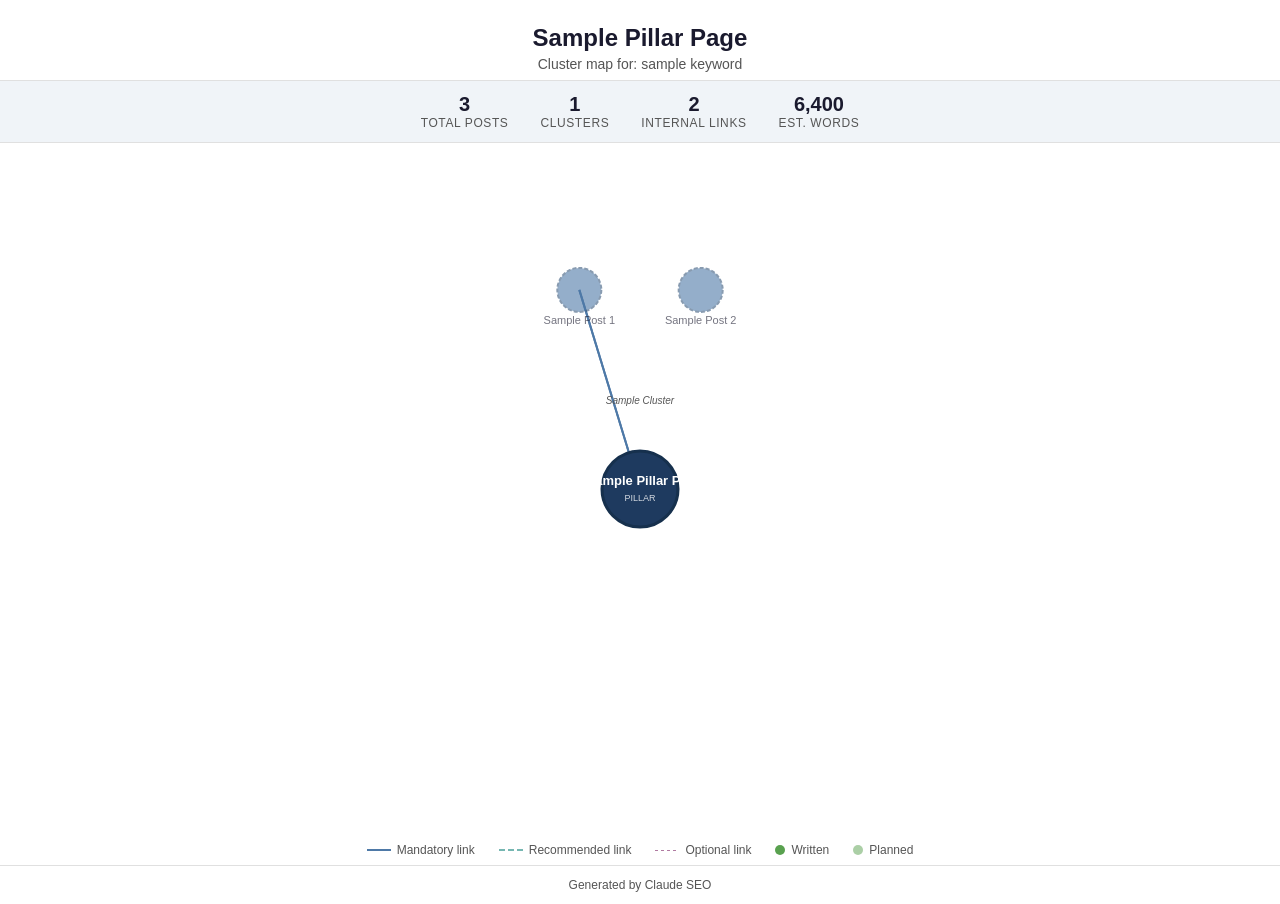
<file: .claude/skills/seo-cluster/templates/cluster-map.html>
<!DOCTYPE html>
<html lang="en">
<head>
  <meta charset="UTF-8">
  <meta name="viewport" content="width=device-width, initial-scale=1.0">
  <title>Content Cluster Map</title>
  <style>
    :root {
      --bg: #ffffff;
      --bg-secondary: #f8f9fa;
      --text: #1a1a2e;
      --text-secondary: #555555;
      --border: #e0e0e0;
      --pillar-fill: #1e3a5f;
      --pillar-stroke: #16304d;
      --link-mandatory: #4E79A7;
      --link-recommended: #76B7B2;
      --link-optional: #B07AA1;
      --tooltip-bg: #1a1a2e;
      --tooltip-text: #ffffff;
      --stats-bg: #f0f4f8;
      --written-opacity: 1.0;
      --planned-opacity: 0.6;
    }

    @media (prefers-color-scheme: dark) {
      :root {
        --bg: #1a1a2e;
        --bg-secondary: #16213e;
        --text: #e0e0e0;
        --text-secondary: #aaaaaa;
        --border: #333355;
        --pillar-fill: #2d5a8f;
        --pillar-stroke: #4E79A7;
        --tooltip-bg: #0f0f23;
        --tooltip-text: #e0e0e0;
        --stats-bg: #16213e;
      }
    }

    * {
      margin: 0;
      padding: 0;
      box-sizing: border-box;
    }

    body {
      font-family: -apple-system, BlinkMacSystemFont, "Segoe UI", Roboto, Helvetica, Arial, sans-serif;
      background: var(--bg);
      color: var(--text);
      min-height: 100vh;
      display: flex;
      flex-direction: column;
    }

    header {
      text-align: center;
      padding: 24px 16px 8px;
    }

    header h1 {
      font-size: 1.5rem;
      font-weight: 700;
      color: var(--text);
      margin-bottom: 4px;
    }

    header p {
      font-size: 0.875rem;
      color: var(--text-secondary);
    }

    .stats-bar {
      display: flex;
      justify-content: center;
      gap: 32px;
      padding: 12px 16px;
      background: var(--stats-bg);
      border-top: 1px solid var(--border);
      border-bottom: 1px solid var(--border);
      flex-wrap: wrap;
    }

    .stat {
      text-align: center;
    }

    .stat-value {
      font-size: 1.25rem;
      font-weight: 700;
      color: var(--text);
    }

    .stat-label {
      font-size: 0.75rem;
      color: var(--text-secondary);
      text-transform: uppercase;
      letter-spacing: 0.05em;
    }

    .map-container {
      flex: 1;
      display: flex;
      align-items: center;
      justify-content: center;
      padding: 16px;
      min-height: 500px;
    }

    svg {
      max-width: 100%;
      max-height: 80vh;
    }

    .pillar-node {
      cursor: pointer;
      transition: transform 0.2s ease;
    }

    .pillar-node:hover {
      filter: brightness(1.1);
    }

    .spoke-node {
      cursor: pointer;
      transition: opacity 0.2s ease;
    }

    .spoke-node:hover {
      filter: brightness(1.15);
    }

    .spoke-node.planned {
      opacity: var(--planned-opacity);
      stroke-dasharray: 4 2;
    }

    .spoke-node.written {
      opacity: var(--written-opacity);
    }

    .link-line {
      transition: opacity 0.2s ease, stroke-width 0.2s ease;
    }

    .link-line.mandatory {
      stroke: var(--link-mandatory);
      stroke-width: 2;
    }

    .link-line.recommended {
      stroke: var(--link-recommended);
      stroke-width: 1.5;
      stroke-dasharray: 6 3;
    }

    .link-line.optional {
      stroke: var(--link-optional);
      stroke-width: 1;
      stroke-dasharray: 3 3;
    }

    .link-line.dimmed {
      opacity: 0.1;
    }

    .link-line.highlighted {
      opacity: 1;
      stroke-width: 3;
    }

    .node-label {
      font-size: 11px;
      fill: var(--text);
      text-anchor: middle;
      pointer-events: none;
      user-select: none;
    }

    .pillar-label {
      font-size: 13px;
      font-weight: 700;
      fill: #ffffff;
      text-anchor: middle;
      pointer-events: none;
      user-select: none;
    }

    .cluster-label {
      font-size: 10px;
      fill: var(--text-secondary);
      text-anchor: middle;
      pointer-events: none;
      font-style: italic;
    }

    .tooltip {
      position: fixed;
      background: var(--tooltip-bg);
      color: var(--tooltip-text);
      padding: 12px 16px;
      border-radius: 8px;
      font-size: 0.8125rem;
      line-height: 1.5;
      max-width: 280px;
      pointer-events: none;
      opacity: 0;
      transition: opacity 0.15s ease;
      z-index: 100;
      box-shadow: 0 4px 16px rgba(0, 0, 0, 0.3);
    }

    .tooltip.visible {
      opacity: 1;
    }

    .tooltip-title {
      font-weight: 700;
      margin-bottom: 4px;
    }

    .tooltip-detail {
      display: flex;
      justify-content: space-between;
      gap: 16px;
    }

    .tooltip-detail span:first-child {
      color: var(--text-secondary);
    }

    .legend {
      display: flex;
      justify-content: center;
      gap: 24px;
      padding: 8px 16px;
      flex-wrap: wrap;
    }

    .legend-item {
      display: flex;
      align-items: center;
      gap: 6px;
      font-size: 0.75rem;
      color: var(--text-secondary);
    }

    .legend-line {
      width: 24px;
      height: 2px;
    }

    .legend-line.mandatory { background: var(--link-mandatory); }
    .legend-line.recommended { background: var(--link-recommended); background-image: repeating-linear-gradient(90deg, var(--link-recommended) 0 6px, transparent 6px 9px); background-color: transparent; height: 2px;}
    .legend-line.optional { background: var(--link-optional); background-image: repeating-linear-gradient(90deg, var(--link-optional) 0 3px, transparent 3px 6px); background-color: transparent; height: 1px;}

    .legend-dot {
      width: 10px;
      height: 10px;
      border-radius: 50%;
    }

    .legend-dot.written { background: #59A14F; }
    .legend-dot.planned { background: #59A14F; opacity: 0.5; border: 1px dashed #59A14F; }

    footer {
      text-align: center;
      padding: 12px 16px;
      font-size: 0.75rem;
      color: var(--text-secondary);
      border-top: 1px solid var(--border);
    }
  </style>
</head>
<body>
  <header>
    <h1 id="map-title">Content Cluster Map</h1>
    <p id="map-subtitle">SERP-based semantic topic clustering</p>
  </header>

  <div class="stats-bar">
    <div class="stat">
      <div class="stat-value" id="stat-posts">0</div>
      <div class="stat-label">Total Posts</div>
    </div>
    <div class="stat">
      <div class="stat-value" id="stat-clusters">0</div>
      <div class="stat-label">Clusters</div>
    </div>
    <div class="stat">
      <div class="stat-value" id="stat-links">0</div>
      <div class="stat-label">Internal Links</div>
    </div>
    <div class="stat">
      <div class="stat-value" id="stat-words">0</div>
      <div class="stat-label">Est. Words</div>
    </div>
  </div>

  <div class="map-container">
    <svg id="cluster-svg" role="img" aria-label="Content cluster visualization showing pillar page connected to topic clusters and spoke pages">
      <title>Content Cluster Map</title>
      <desc>Interactive visualization of a hub-and-spoke content architecture. The central pillar node connects to surrounding cluster groups, each containing spoke pages.</desc>
    </svg>
  </div>

  <div class="legend">
    <div class="legend-item"><div class="legend-line mandatory"></div> Mandatory link</div>
    <div class="legend-item"><div class="legend-line recommended"></div> Recommended link</div>
    <div class="legend-item"><div class="legend-line optional"></div> Optional link</div>
    <div class="legend-item"><div class="legend-dot written"></div> Written</div>
    <div class="legend-item"><div class="legend-dot planned"></div> Planned</div>
  </div>

  <footer>Generated by Claude SEO</footer>

  <div class="tooltip" id="tooltip"></div>

  <script>
    // === CLUSTER DATA (replaced by skill at generation time) ===
    const CLUSTER_DATA = {
      pillar: { title: "Sample Pillar Page", keyword: "sample keyword", volume: 5000, template: "ultimate-guide", wordCount: 3500, url: "/pillar" },
      clusters: [
        {
          name: "Sample Cluster",
          color: "#4E79A7",
          posts: [
            { title: "Sample Post 1", keyword: "sample post 1", volume: 1200, template: "how-to", wordCount: 1500, url: "/post-1", status: "planned" },
            { title: "Sample Post 2", keyword: "sample post 2", volume: 800, template: "listicle", wordCount: 1400, url: "/post-2", status: "planned" }
          ]
        }
      ],
      links: [
        { from: "pillar", to: "cluster-0-post-0", type: "mandatory" },
        { from: "cluster-0-post-0", to: "pillar", type: "mandatory" }
      ],
      meta: { totalPosts: 3, totalClusters: 1, totalLinks: 2, estimatedWords: 6400 }
    };
    // === END CLUSTER DATA ===

    const COLORS = ["#4E79A7", "#F28E2B", "#E15759", "#76B7B2", "#59A14F", "#EDC948", "#B07AA1", "#FF9DA7"];

    (function render() {
      const data = CLUSTER_DATA;
      const svg = document.getElementById("cluster-svg");
      const tooltip = document.getElementById("tooltip");

      // Update header
      document.getElementById("map-title").textContent = data.pillar.title || "Content Cluster Map";
      document.getElementById("map-subtitle").textContent = "Cluster map for: " + data.pillar.keyword;

      // Update stats
      document.getElementById("stat-posts").textContent = data.meta.totalPosts;
      document.getElementById("stat-clusters").textContent = data.meta.totalClusters;
      document.getElementById("stat-links").textContent = data.meta.totalLinks;
      document.getElementById("stat-words").textContent = data.meta.estimatedWords.toLocaleString();

      // Layout calculations
      const numClusters = data.clusters.length;
      const maxPostsInCluster = Math.max(...data.clusters.map(c => c.posts.length), 1);
      const baseRadius = 140;
      const clusterRadius = baseRadius + numClusters * 15;
      const spokeRadius = 55 + maxPostsInCluster * 10;
      const totalRadius = clusterRadius + spokeRadius + 60;
      const cx = totalRadius + 40;
      const cy = totalRadius + 40;
      const width = (totalRadius + 40) * 2;
      const height = (totalRadius + 40) * 2;

      svg.setAttribute("viewBox", "0 0 " + width + " " + height);
      svg.setAttribute("width", Math.min(width, 900));
      svg.setAttribute("height", Math.min(height, 900));

      // Build node position map
      const nodePositions = {};
      nodePositions["pillar"] = { x: cx, y: cy };

      const clusterCenters = [];
      for (let ci = 0; ci < numClusters; ci++) {
        const angle = (2 * Math.PI * ci) / numClusters - Math.PI / 2;
        const ccx = cx + Math.cos(angle) * clusterRadius;
        const ccy = cy + Math.sin(angle) * clusterRadius;
        clusterCenters.push({ x: ccx, y: ccy, angle: angle });

        const cluster = data.clusters[ci];
        const numPosts = cluster.posts.length;
        for (let pi = 0; pi < numPosts; pi++) {
          const spreadAngle = Math.PI * 0.6;
          const startAngle = angle - spreadAngle / 2;
          const postAngle = numPosts === 1
            ? angle
            : startAngle + (spreadAngle * pi) / (numPosts - 1);
          const px = ccx + Math.cos(postAngle) * spokeRadius;
          const py = ccy + Math.sin(postAngle) * spokeRadius;
          const nodeId = "cluster-" + ci + "-post-" + pi;
          nodePositions[nodeId] = { x: px, y: py };
        }
      }

      // SVG content assembly
      let svgContent = "";

      // Draw links first (behind nodes)
      const linkElements = [];
      data.links.forEach(function(link, idx) {
        const fromPos = nodePositions[link.from];
        const toPos = nodePositions[link.to];
        if (!fromPos || !toPos) return;
        const linkClass = "link-line " + link.type;
        const linkId = "link-" + idx;
        svgContent += '<line id="' + linkId + '" class="' + linkClass + '" '
          + 'x1="' + fromPos.x + '" y1="' + fromPos.y + '" '
          + 'x2="' + toPos.x + '" y2="' + toPos.y + '" '
          + 'data-from="' + link.from + '" data-to="' + link.to + '"/>';
        linkElements.push(linkId);
      });

      // Draw cluster group labels
      clusterCenters.forEach(function(cc, ci) {
        const cluster = data.clusters[ci];
        const labelAngle = cc.angle;
        const labelDist = clusterRadius * 0.55;
        const lx = cx + Math.cos(labelAngle) * labelDist;
        const ly = cy + Math.sin(labelAngle) * labelDist;
        svgContent += '<text class="cluster-label" x="' + lx + '" y="' + ly + '">'
          + escapeHtml(cluster.name) + '</text>';
      });

      // Draw spoke nodes
      data.clusters.forEach(function(cluster, ci) {
        const color = cluster.color || COLORS[ci % COLORS.length];
        cluster.posts.forEach(function(post, pi) {
          const nodeId = "cluster-" + ci + "-post-" + pi;
          const pos = nodePositions[nodeId];
          const statusClass = post.status === "written" ? "written" : "planned";
          svgContent += '<g class="spoke-node ' + statusClass + '" data-node="' + nodeId + '">'
            + '<circle cx="' + pos.x + '" cy="' + pos.y + '" r="22" '
            + 'fill="' + color + '" stroke="' + darken(color) + '" stroke-width="2"/>'
            + '<text class="node-label" x="' + pos.x + '" y="' + (pos.y + 34) + '">'
            + escapeHtml(truncate(post.title, 18))
            + '</text></g>';
        });
      });

      // Draw pillar node (on top)
      svgContent += '<g class="pillar-node" data-node="pillar">'
        + '<circle cx="' + cx + '" cy="' + cy + '" r="38" '
        + 'fill="' + getComputedStyle(document.documentElement).getPropertyValue("--pillar-fill").trim() + '" '
        + 'stroke="' + getComputedStyle(document.documentElement).getPropertyValue("--pillar-stroke").trim() + '" '
        + 'stroke-width="3"/>'
        + '<text class="pillar-label" x="' + cx + '" y="' + (cy - 4) + '">'
        + escapeHtml(truncate(data.pillar.title, 16))
        + '</text>'
        + '<text class="pillar-label" x="' + cx + '" y="' + (cy + 12) + '" style="font-size:9px;font-weight:400;opacity:0.8">'
        + 'PILLAR'
        + '</text></g>';

      svg.innerHTML = svgContent;

      // Tooltip handling
      function showTooltip(e, nodeId) {
        let info;
        if (nodeId === "pillar") {
          info = data.pillar;
        } else {
          const parts = nodeId.match(/cluster-(\d+)-post-(\d+)/);
          if (!parts) return;
          info = data.clusters[parseInt(parts[1])].posts[parseInt(parts[2])];
        }
        if (!info) return;

        let html = '<div class="tooltip-title">' + escapeHtml(info.title) + '</div>';
        html += '<div class="tooltip-detail"><span>Keyword:</span><span>' + escapeHtml(info.keyword) + '</span></div>';
        html += '<div class="tooltip-detail"><span>Volume:</span><span>' + (info.volume || "N/A") + '</span></div>';
        html += '<div class="tooltip-detail"><span>Template:</span><span>' + escapeHtml(info.template) + '</span></div>';
        html += '<div class="tooltip-detail"><span>Words:</span><span>' + info.wordCount.toLocaleString() + '</span></div>';
        if (info.status) {
          html += '<div class="tooltip-detail"><span>Status:</span><span>' + info.status + '</span></div>';
        }

        tooltip.innerHTML = html;
        tooltip.classList.add("visible");

        const rect = tooltip.getBoundingClientRect();
        let tx = e.clientX + 12;
        let ty = e.clientY + 12;
        if (tx + rect.width > window.innerWidth) tx = e.clientX - rect.width - 12;
        if (ty + rect.height > window.innerHeight) ty = e.clientY - rect.height - 12;
        tooltip.style.left = tx + "px";
        tooltip.style.top = ty + "px";
      }

      function hideTooltip() {
        tooltip.classList.remove("visible");
      }

      function highlightLinks(nodeId) {
        document.querySelectorAll(".link-line").forEach(function(line) {
          if (line.dataset.from === nodeId || line.dataset.to === nodeId) {
            line.classList.add("highlighted");
            line.classList.remove("dimmed");
          } else {
            line.classList.add("dimmed");
            line.classList.remove("highlighted");
          }
        });
      }

      function resetLinks() {
        document.querySelectorAll(".link-line").forEach(function(line) {
          line.classList.remove("highlighted", "dimmed");
        });
      }

      // Attach event listeners to nodes
      document.querySelectorAll(".pillar-node, .spoke-node").forEach(function(node) {
        const nodeId = node.dataset.node;

        node.addEventListener("mouseenter", function(e) {
          showTooltip(e, nodeId);
          highlightLinks(nodeId);
        });

        node.addEventListener("mousemove", function(e) {
          const rect = tooltip.getBoundingClientRect();
          let tx = e.clientX + 12;
          let ty = e.clientY + 12;
          if (tx + rect.width > window.innerWidth) tx = e.clientX - rect.width - 12;
          if (ty + rect.height > window.innerHeight) ty = e.clientY - rect.height - 12;
          tooltip.style.left = tx + "px";
          tooltip.style.top = ty + "px";
        });

        node.addEventListener("mouseleave", function() {
          hideTooltip();
          resetLinks();
        });

        node.addEventListener("focus", function(e) {
          showTooltip(e, nodeId);
          highlightLinks(nodeId);
        });

        node.addEventListener("blur", function() {
          hideTooltip();
          resetLinks();
        });
      });

      // Keyboard accessibility
      document.querySelectorAll(".pillar-node, .spoke-node").forEach(function(node) {
        node.setAttribute("tabindex", "0");
        node.setAttribute("role", "button");
        const nodeId = node.dataset.node;
        let label;
        if (nodeId === "pillar") {
          label = "Pillar page: " + data.pillar.title;
        } else {
          const parts = nodeId.match(/cluster-(\d+)-post-(\d+)/);
          if (parts) {
            const post = data.clusters[parseInt(parts[1])].posts[parseInt(parts[2])];
            label = "Spoke page: " + post.title;
          }
        }
        if (label) node.setAttribute("aria-label", label);
      });
    })();

    // Utility functions
    function escapeHtml(str) {
      var div = document.createElement("div");
      div.textContent = str;
      return div.innerHTML;
    }

    function truncate(str, maxLen) {
      if (!str) return "";
      return str.length > maxLen ? str.substring(0, maxLen - 1) + "\u2026" : str;
    }

    function darken(hex) {
      var r = parseInt(hex.slice(1, 3), 16);
      var g = parseInt(hex.slice(3, 5), 16);
      var b = parseInt(hex.slice(5, 7), 16);
      r = Math.max(0, Math.floor(r * 0.75));
      g = Math.max(0, Math.floor(g * 0.75));
      b = Math.max(0, Math.floor(b * 0.75));
      return "#" + ((1 << 24) + (r << 16) + (g << 8) + b).toString(16).slice(1);
    }
  </script>
</body>
</html>
</file>
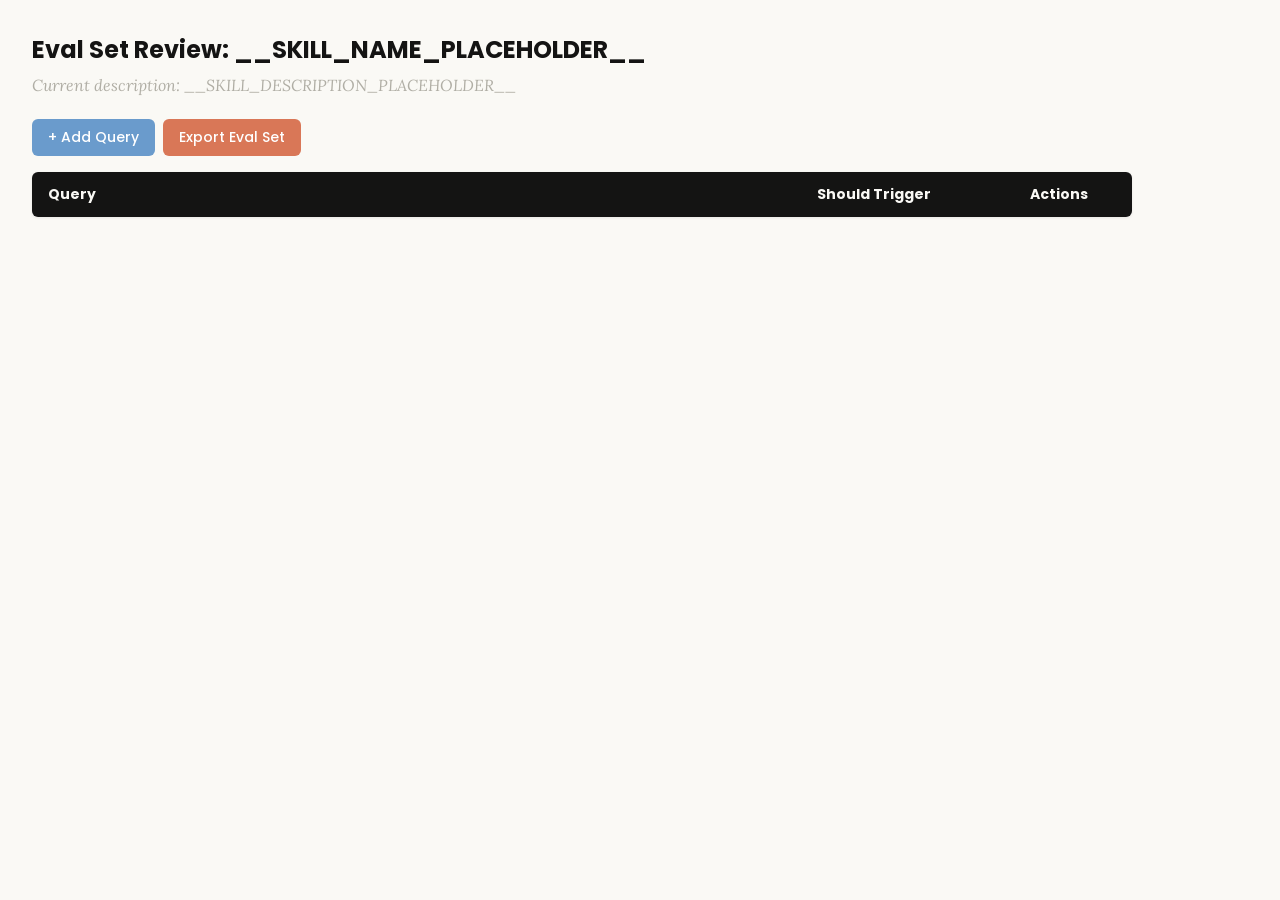
<file: .claude/skills/skill-creator/assets/eval_review.html>
<!DOCTYPE html>
<html lang="en">
<head>
  <meta charset="UTF-8">
  <meta name="viewport" content="width=device-width, initial-scale=1.0">
  <title>Eval Set Review - __SKILL_NAME_PLACEHOLDER__</title>
  <link rel="preconnect" href="https://fonts.googleapis.com">
  <link rel="preconnect" href="https://fonts.gstatic.com" crossorigin>
  <link href="https://fonts.googleapis.com/css2?family=Poppins:wght@500;600&family=Lora:wght@400;500&display=swap" rel="stylesheet">
  <style>
    * { box-sizing: border-box; margin: 0; padding: 0; }
    body { font-family: 'Lora', Georgia, serif; background: #faf9f5; padding: 2rem; color: #141413; }
    h1 { font-family: 'Poppins', sans-serif; margin-bottom: 0.5rem; font-size: 1.5rem; }
    .description { color: #b0aea5; margin-bottom: 1.5rem; font-style: italic; max-width: 900px; }
    .controls { margin-bottom: 1rem; display: flex; gap: 0.5rem; }
    .btn { font-family: 'Poppins', sans-serif; padding: 0.5rem 1rem; border: none; border-radius: 6px; cursor: pointer; font-size: 0.875rem; font-weight: 500; }
    .btn-add { background: #6a9bcc; color: white; }
    .btn-add:hover { background: #5889b8; }
    .btn-export { background: #d97757; color: white; }
    .btn-export:hover { background: #c4613f; }
    table { width: 100%; max-width: 1100px; border-collapse: collapse; background: white; border-radius: 6px; overflow: hidden; box-shadow: 0 1px 3px rgba(0,0,0,0.08); }
    th { font-family: 'Poppins', sans-serif; background: #141413; color: #faf9f5; padding: 0.75rem 1rem; text-align: left; font-size: 0.875rem; }
    td { padding: 0.75rem 1rem; border-bottom: 1px solid #e8e6dc; vertical-align: top; }
    tr:nth-child(even) td { background: #faf9f5; }
    tr:hover td { background: #f3f1ea; }
    .section-header td { background: #e8e6dc; font-family: 'Poppins', sans-serif; font-weight: 500; font-size: 0.8rem; color: #141413; text-transform: uppercase; letter-spacing: 0.05em; }
    .query-input { width: 100%; padding: 0.4rem; border: 1px solid #e8e6dc; border-radius: 4px; font-size: 0.875rem; font-family: 'Lora', Georgia, serif; resize: vertical; min-height: 60px; }
    .query-input:focus { outline: none; border-color: #d97757; box-shadow: 0 0 0 2px rgba(217,119,87,0.15); }
    .toggle { position: relative; display: inline-block; width: 44px; height: 24px; }
    .toggle input { opacity: 0; width: 0; height: 0; }
    .toggle .slider { position: absolute; inset: 0; background: #b0aea5; border-radius: 24px; cursor: pointer; transition: 0.2s; }
    .toggle .slider::before { content: ""; position: absolute; width: 18px; height: 18px; left: 3px; bottom: 3px; background: white; border-radius: 50%; transition: 0.2s; }
    .toggle input:checked + .slider { background: #d97757; }
    .toggle input:checked + .slider::before { transform: translateX(20px); }
    .btn-delete { background: #c44; color: white; padding: 0.3rem 0.6rem; border: none; border-radius: 4px; cursor: pointer; font-size: 0.75rem; font-family: 'Poppins', sans-serif; }
    .btn-delete:hover { background: #a33; }
    .summary { margin-top: 1rem; color: #b0aea5; font-size: 0.875rem; }
  </style>
</head>
<body>
  <h1>Eval Set Review: <span id="skill-name">__SKILL_NAME_PLACEHOLDER__</span></h1>
  <p class="description">Current description: <span id="skill-desc">__SKILL_DESCRIPTION_PLACEHOLDER__</span></p>

  <div class="controls">
    <button class="btn btn-add" onclick="addRow()">+ Add Query</button>
    <button class="btn btn-export" onclick="exportEvalSet()">Export Eval Set</button>
  </div>

  <table>
    <thead>
      <tr>
        <th style="width:65%">Query</th>
        <th style="width:18%">Should Trigger</th>
        <th style="width:10%">Actions</th>
      </tr>
    </thead>
    <tbody id="eval-body"></tbody>
  </table>

  <p class="summary" id="summary"></p>

  <script>
    const EVAL_DATA = __EVAL_DATA_PLACEHOLDER__;

    let evalItems = [...EVAL_DATA];

    function render() {
      const tbody = document.getElementById('eval-body');
      tbody.innerHTML = '';

      // Sort: should-trigger first, then should-not-trigger
      const sorted = evalItems
        .map((item, origIdx) => ({ ...item, origIdx }))
        .sort((a, b) => (b.should_trigger ? 1 : 0) - (a.should_trigger ? 1 : 0));

      let lastGroup = null;
      sorted.forEach(item => {
        const group = item.should_trigger ? 'trigger' : 'no-trigger';
        if (group !== lastGroup) {
          const headerRow = document.createElement('tr');
          headerRow.className = 'section-header';
          headerRow.innerHTML = `<td colspan="3">${item.should_trigger ? 'Should Trigger' : 'Should NOT Trigger'}</td>`;
          tbody.appendChild(headerRow);
          lastGroup = group;
        }

        const idx = item.origIdx;
        const tr = document.createElement('tr');
        tr.innerHTML = `
          <td><textarea class="query-input" onchange="updateQuery(${idx}, this.value)">${escapeHtml(item.query)}</textarea></td>
          <td>
            <label class="toggle">
              <input type="checkbox" ${item.should_trigger ? 'checked' : ''} onchange="updateTrigger(${idx}, this.checked)">
              <span class="slider"></span>
            </label>
            <span style="margin-left:8px;font-size:0.8rem;color:#b0aea5">${item.should_trigger ? 'Yes' : 'No'}</span>
          </td>
          <td><button class="btn-delete" onclick="deleteRow(${idx})">Delete</button></td>
        `;
        tbody.appendChild(tr);
      });
      updateSummary();
    }

    function escapeHtml(text) {
      const div = document.createElement('div');
      div.textContent = text;
      return div.innerHTML;
    }

    function updateQuery(idx, value) { evalItems[idx].query = value; updateSummary(); }
    function updateTrigger(idx, value) { evalItems[idx].should_trigger = value; render(); }
    function deleteRow(idx) { evalItems.splice(idx, 1); render(); }

    function addRow() {
      evalItems.push({ query: '', should_trigger: true });
      render();
      const inputs = document.querySelectorAll('.query-input');
      inputs[inputs.length - 1].focus();
    }

    function updateSummary() {
      const trigger = evalItems.filter(i => i.should_trigger).length;
      const noTrigger = evalItems.filter(i => !i.should_trigger).length;
      document.getElementById('summary').textContent =
        `${evalItems.length} queries total: ${trigger} should trigger, ${noTrigger} should not trigger`;
    }

    function exportEvalSet() {
      const valid = evalItems.filter(i => i.query.trim() !== '');
      const data = valid.map(i => ({ query: i.query.trim(), should_trigger: i.should_trigger }));
      const blob = new Blob([JSON.stringify(data, null, 2)], { type: 'application/json' });
      const url = URL.createObjectURL(blob);
      const a = document.createElement('a');
      a.href = url;
      a.download = 'eval_set.json';
      document.body.appendChild(a);
      a.click();
      document.body.removeChild(a);
      URL.revokeObjectURL(url);
    }

    render();
  </script>
</body>
</html>
</file>
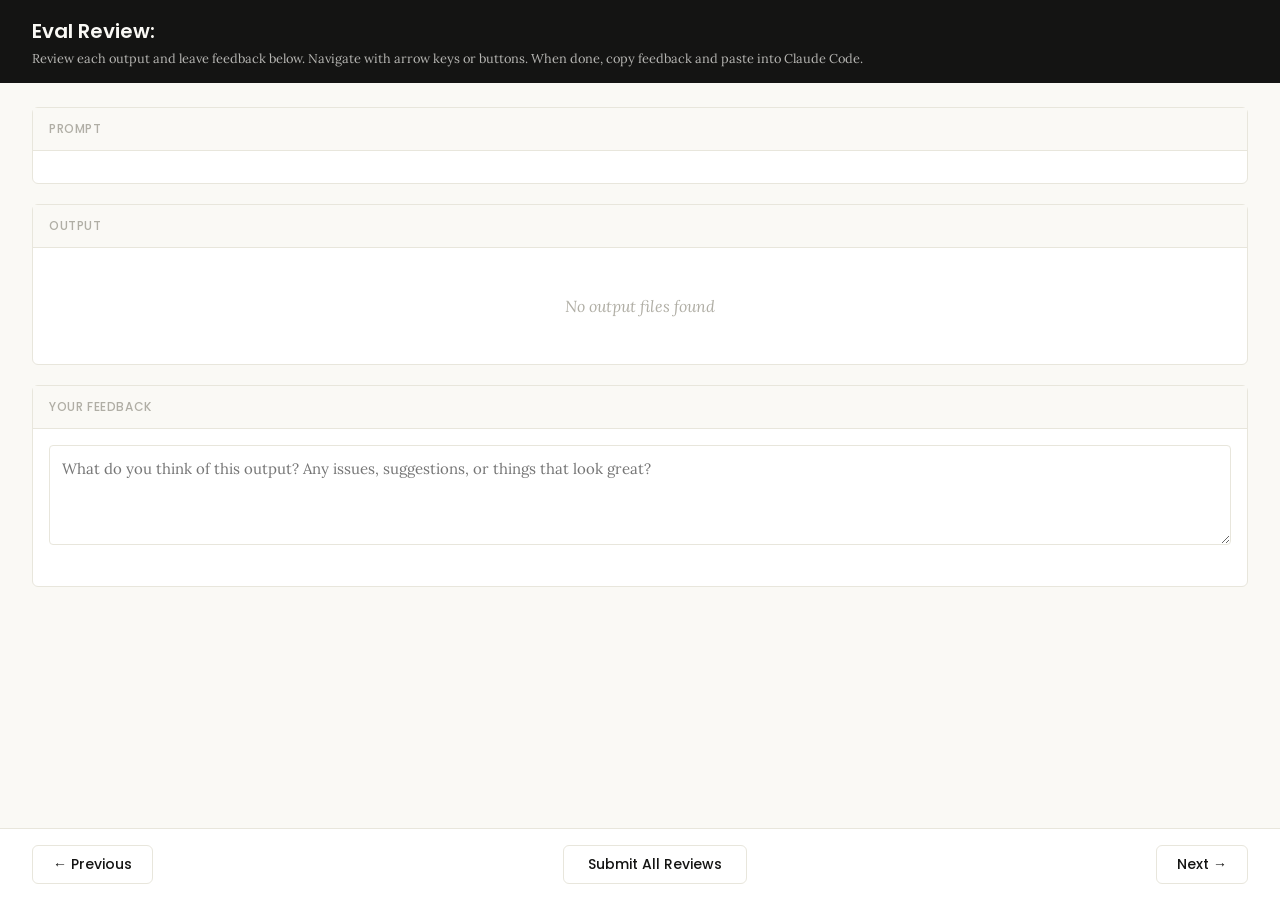
<file: .claude/skills/skill-creator/eval-viewer/viewer.html>
<!DOCTYPE html>
<html lang="en">
<head>
  <meta charset="UTF-8">
  <meta name="viewport" content="width=device-width, initial-scale=1.0">
  <title>Eval Review</title>
  <link rel="preconnect" href="https://fonts.googleapis.com">
  <link rel="preconnect" href="https://fonts.gstatic.com" crossorigin>
  <link href="https://fonts.googleapis.com/css2?family=Poppins:wght@500;600&family=Lora:wght@400;500&display=swap" rel="stylesheet">
  <script src="https://cdn.sheetjs.com/xlsx-0.20.3/package/dist/xlsx.full.min.js" integrity="sha384-EnyY0/GSHQGSxSgMwaIPzSESbqoOLSexfnSMN2AP+39Ckmn92stwABZynq1JyzdT" crossorigin="anonymous"></script>
  <style>
    :root {
      --bg: #faf9f5;
      --surface: #ffffff;
      --border: #e8e6dc;
      --text: #141413;
      --text-muted: #b0aea5;
      --accent: #d97757;
      --accent-hover: #c4613f;
      --green: #788c5d;
      --green-bg: #eef2e8;
      --red: #c44;
      --red-bg: #fceaea;
      --header-bg: #141413;
      --header-text: #faf9f5;
      --radius: 6px;
    }

    * { box-sizing: border-box; margin: 0; padding: 0; }

    body {
      font-family: 'Lora', Georgia, serif;
      background: var(--bg);
      color: var(--text);
      height: 100vh;
      display: flex;
      flex-direction: column;
    }

    /* ---- Header ---- */
    .header {
      background: var(--header-bg);
      color: var(--header-text);
      padding: 1rem 2rem;
      display: flex;
      justify-content: space-between;
      align-items: center;
      flex-shrink: 0;
    }
    .header h1 {
      font-family: 'Poppins', sans-serif;
      font-size: 1.25rem;
      font-weight: 600;
    }
    .header .instructions {
      font-size: 0.8rem;
      opacity: 0.7;
      margin-top: 0.25rem;
    }
    .header .progress {
      font-size: 0.875rem;
      opacity: 0.8;
      text-align: right;
    }

    /* ---- Main content ---- */
    .main {
      flex: 1;
      overflow-y: auto;
      padding: 1.5rem 2rem;
      display: flex;
      flex-direction: column;
      gap: 1.25rem;
    }

    /* ---- Sections ---- */
    .section {
      background: var(--surface);
      border: 1px solid var(--border);
      border-radius: var(--radius);
      flex-shrink: 0;
    }
    .section-header {
      font-family: 'Poppins', sans-serif;
      padding: 0.75rem 1rem;
      font-size: 0.75rem;
      font-weight: 500;
      text-transform: uppercase;
      letter-spacing: 0.05em;
      color: var(--text-muted);
      border-bottom: 1px solid var(--border);
      background: var(--bg);
    }
    .section-body {
      padding: 1rem;
    }

    /* ---- Config badge ---- */
    .config-badge {
      display: inline-block;
      padding: 0.2rem 0.625rem;
      border-radius: 9999px;
      font-family: 'Poppins', sans-serif;
      font-size: 0.6875rem;
      font-weight: 600;
      text-transform: uppercase;
      letter-spacing: 0.03em;
      margin-left: 0.75rem;
      vertical-align: middle;
    }
    .config-badge.config-primary {
      background: rgba(33, 150, 243, 0.12);
      color: #1976d2;
    }
    .config-badge.config-baseline {
      background: rgba(255, 193, 7, 0.15);
      color: #f57f17;
    }

    /* ---- Prompt ---- */
    .prompt-text {
      white-space: pre-wrap;
      font-size: 0.9375rem;
      line-height: 1.6;
    }

    /* ---- Outputs ---- */
    .output-file {
      border: 1px solid var(--border);
      border-radius: var(--radius);
      overflow: hidden;
    }
    .output-file + .output-file {
      margin-top: 1rem;
    }
    .output-file-header {
      padding: 0.5rem 0.75rem;
      font-size: 0.8rem;
      font-weight: 600;
      color: var(--text-muted);
      background: var(--bg);
      border-bottom: 1px solid var(--border);
      font-family: 'SF Mono', SFMono-Regular, Consolas, 'Liberation Mono', Menlo, monospace;
      display: flex;
      justify-content: space-between;
      align-items: center;
    }
    .output-file-header .dl-btn {
      font-size: 0.7rem;
      color: var(--accent);
      text-decoration: none;
      cursor: pointer;
      font-family: -apple-system, BlinkMacSystemFont, 'Segoe UI', sans-serif;
      font-weight: 500;
      opacity: 0.8;
    }
    .output-file-header .dl-btn:hover {
      opacity: 1;
      text-decoration: underline;
    }
    .output-file-content {
      padding: 0.75rem;
      overflow-x: auto;
    }
    .output-file-content pre {
      font-size: 0.8125rem;
      line-height: 1.5;
      white-space: pre-wrap;
      word-break: break-word;
      font-family: 'SF Mono', SFMono-Regular, Consolas, 'Liberation Mono', Menlo, monospace;
    }
    .output-file-content img {
      max-width: 100%;
      height: auto;
      border-radius: 4px;
    }
    .output-file-content iframe {
      width: 100%;
      height: 600px;
      border: none;
    }
    .output-file-content table {
      border-collapse: collapse;
      font-size: 0.8125rem;
      width: 100%;
    }
    .output-file-content table td,
    .output-file-content table th {
      border: 1px solid var(--border);
      padding: 0.375rem 0.5rem;
      text-align: left;
    }
    .output-file-content table th {
      background: var(--bg);
      font-weight: 600;
    }
    .output-file-content .download-link {
      display: inline-flex;
      align-items: center;
      gap: 0.5rem;
      padding: 0.5rem 1rem;
      background: var(--bg);
      border: 1px solid var(--border);
      border-radius: 4px;
      color: var(--accent);
      text-decoration: none;
      font-size: 0.875rem;
      cursor: pointer;
    }
    .output-file-content .download-link:hover {
      background: var(--border);
    }
    .empty-state {
      color: var(--text-muted);
      font-style: italic;
      padding: 2rem;
      text-align: center;
    }

    /* ---- Feedback ---- */
    .prev-feedback {
      background: var(--bg);
      border: 1px solid var(--border);
      border-radius: 4px;
      padding: 0.625rem 0.75rem;
      margin-top: 0.75rem;
      font-size: 0.8125rem;
      color: var(--text-muted);
      line-height: 1.5;
    }
    .prev-feedback-label {
      font-size: 0.7rem;
      font-weight: 600;
      text-transform: uppercase;
      letter-spacing: 0.04em;
      margin-bottom: 0.25rem;
      color: var(--text-muted);
    }
    .feedback-textarea {
      width: 100%;
      min-height: 100px;
      padding: 0.75rem;
      border: 1px solid var(--border);
      border-radius: 4px;
      font-family: inherit;
      font-size: 0.9375rem;
      line-height: 1.5;
      resize: vertical;
      color: var(--text);
    }
    .feedback-textarea:focus {
      outline: none;
      border-color: var(--accent);
      box-shadow: 0 0 0 3px rgba(37, 99, 235, 0.1);
    }
    .feedback-status {
      font-size: 0.75rem;
      color: var(--text-muted);
      margin-top: 0.5rem;
      min-height: 1.1em;
    }

    /* ---- Grades (collapsible) ---- */
    .grades-toggle {
      display: flex;
      align-items: center;
      cursor: pointer;
      user-select: none;
    }
    .grades-toggle:hover {
      color: var(--accent);
    }
    .grades-toggle .arrow {
      margin-right: 0.5rem;
      transition: transform 0.15s;
      font-size: 0.75rem;
    }
    .grades-toggle .arrow.open {
      transform: rotate(90deg);
    }
    .grades-content {
      display: none;
      margin-top: 0.75rem;
    }
    .grades-content.open {
      display: block;
    }
    .grades-summary {
      font-size: 0.875rem;
      margin-bottom: 0.75rem;
      display: flex;
      align-items: center;
      gap: 0.5rem;
    }
    .grade-badge {
      display: inline-block;
      padding: 0.125rem 0.5rem;
      border-radius: 9999px;
      font-size: 0.75rem;
      font-weight: 600;
    }
    .grade-pass { background: var(--green-bg); color: var(--green); }
    .grade-fail { background: var(--red-bg); color: var(--red); }
    .assertion-list {
      list-style: none;
    }
    .assertion-item {
      padding: 0.625rem 0;
      border-bottom: 1px solid var(--border);
      font-size: 0.8125rem;
    }
    .assertion-item:last-child { border-bottom: none; }
    .assertion-status {
      font-weight: 600;
      margin-right: 0.5rem;
    }
    .assertion-status.pass { color: var(--green); }
    .assertion-status.fail { color: var(--red); }
    .assertion-evidence {
      color: var(--text-muted);
      font-size: 0.75rem;
      margin-top: 0.25rem;
      padding-left: 1.5rem;
    }

    /* ---- View tabs ---- */
    .view-tabs {
      display: flex;
      gap: 0;
      padding: 0 2rem;
      background: var(--bg);
      border-bottom: 1px solid var(--border);
      flex-shrink: 0;
    }
    .view-tab {
      font-family: 'Poppins', sans-serif;
      padding: 0.625rem 1.25rem;
      font-size: 0.8125rem;
      font-weight: 500;
      cursor: pointer;
      border: none;
      background: none;
      color: var(--text-muted);
      border-bottom: 2px solid transparent;
      transition: all 0.15s;
    }
    .view-tab:hover { color: var(--text); }
    .view-tab.active {
      color: var(--accent);
      border-bottom-color: var(--accent);
    }
    .view-panel { display: none; }
    .view-panel.active { display: flex; flex-direction: column; flex: 1; overflow: hidden; }

    /* ---- Benchmark view ---- */
    .benchmark-view {
      padding: 1.5rem 2rem;
      overflow-y: auto;
      flex: 1;
    }
    .benchmark-table {
      border-collapse: collapse;
      background: var(--surface);
      border: 1px solid var(--border);
      border-radius: var(--radius);
      font-size: 0.8125rem;
      width: 100%;
      margin-bottom: 1.5rem;
    }
    .benchmark-table th, .benchmark-table td {
      padding: 0.625rem 0.75rem;
      text-align: left;
      border: 1px solid var(--border);
    }
    .benchmark-table th {
      font-family: 'Poppins', sans-serif;
      background: var(--header-bg);
      color: var(--header-text);
      font-weight: 500;
      font-size: 0.75rem;
      text-transform: uppercase;
      letter-spacing: 0.04em;
    }
    .benchmark-table tr:hover { background: var(--bg); }
    .benchmark-table tr.benchmark-row-with { background: rgba(33, 150, 243, 0.06); }
    .benchmark-table tr.benchmark-row-without { background: rgba(255, 193, 7, 0.06); }
    .benchmark-table tr.benchmark-row-with:hover { background: rgba(33, 150, 243, 0.12); }
    .benchmark-table tr.benchmark-row-without:hover { background: rgba(255, 193, 7, 0.12); }
    .benchmark-table tr.benchmark-row-avg { font-weight: 600; border-top: 2px solid var(--border); }
    .benchmark-table tr.benchmark-row-avg.benchmark-row-with { background: rgba(33, 150, 243, 0.12); }
    .benchmark-table tr.benchmark-row-avg.benchmark-row-without { background: rgba(255, 193, 7, 0.12); }
    .benchmark-delta-positive { color: var(--green); font-weight: 600; }
    .benchmark-delta-negative { color: var(--red); font-weight: 600; }
    .benchmark-notes {
      background: var(--surface);
      border: 1px solid var(--border);
      border-radius: var(--radius);
      padding: 1rem;
    }
    .benchmark-notes h3 {
      font-family: 'Poppins', sans-serif;
      font-size: 0.875rem;
      margin-bottom: 0.75rem;
    }
    .benchmark-notes ul {
      list-style: disc;
      padding-left: 1.25rem;
    }
    .benchmark-notes li {
      font-size: 0.8125rem;
      line-height: 1.6;
      margin-bottom: 0.375rem;
    }
    .benchmark-empty {
      color: var(--text-muted);
      font-style: italic;
      text-align: center;
      padding: 3rem;
    }

    /* ---- Navigation ---- */
    .nav {
      display: flex;
      justify-content: space-between;
      align-items: center;
      padding: 1rem 2rem;
      border-top: 1px solid var(--border);
      background: var(--surface);
      flex-shrink: 0;
    }
    .nav-btn {
      font-family: 'Poppins', sans-serif;
      padding: 0.5rem 1.25rem;
      border: 1px solid var(--border);
      border-radius: var(--radius);
      background: var(--surface);
      cursor: pointer;
      font-size: 0.875rem;
      font-weight: 500;
      color: var(--text);
      transition: all 0.15s;
    }
    .nav-btn:hover:not(:disabled) {
      background: var(--bg);
      border-color: var(--text-muted);
    }
    .nav-btn:disabled {
      opacity: 0.4;
      cursor: not-allowed;
    }
    .done-btn {
      font-family: 'Poppins', sans-serif;
      padding: 0.5rem 1.5rem;
      border: 1px solid var(--border);
      border-radius: var(--radius);
      background: var(--surface);
      color: var(--text);
      cursor: pointer;
      font-size: 0.875rem;
      font-weight: 500;
      transition: all 0.15s;
    }
    .done-btn:hover {
      background: var(--bg);
      border-color: var(--text-muted);
    }
    .done-btn.ready {
      border: none;
      background: var(--accent);
      color: white;
      font-weight: 600;
    }
    .done-btn.ready:hover {
      background: var(--accent-hover);
    }
    /* ---- Done overlay ---- */
    .done-overlay {
      display: none;
      position: fixed;
      inset: 0;
      background: rgba(0, 0, 0, 0.5);
      z-index: 100;
      justify-content: center;
      align-items: center;
    }
    .done-overlay.visible {
      display: flex;
    }
    .done-card {
      background: var(--surface);
      border-radius: 12px;
      padding: 2rem 3rem;
      text-align: center;
      box-shadow: 0 20px 60px rgba(0, 0, 0, 0.3);
      max-width: 500px;
    }
    .done-card h2 {
      font-size: 1.5rem;
      margin-bottom: 0.5rem;
    }
    .done-card p {
      color: var(--text-muted);
      margin-bottom: 1.5rem;
      line-height: 1.5;
    }
    .done-card .btn-row {
      display: flex;
      gap: 0.5rem;
      justify-content: center;
    }
    .done-card button {
      padding: 0.5rem 1.25rem;
      border: 1px solid var(--border);
      border-radius: var(--radius);
      background: var(--surface);
      cursor: pointer;
      font-size: 0.875rem;
    }
    .done-card button:hover {
      background: var(--bg);
    }
    /* ---- Toast ---- */
    .toast {
      position: fixed;
      bottom: 5rem;
      left: 50%;
      transform: translateX(-50%);
      background: var(--header-bg);
      color: var(--header-text);
      padding: 0.625rem 1.25rem;
      border-radius: var(--radius);
      font-size: 0.875rem;
      opacity: 0;
      transition: opacity 0.3s;
      pointer-events: none;
      z-index: 200;
    }
    .toast.visible {
      opacity: 1;
    }
  </style>
</head>
<body>
  <div id="app" style="height:100vh; display:flex; flex-direction:column;">
    <div class="header">
      <div>
        <h1>Eval Review: <span id="skill-name"></span></h1>
        <div class="instructions">Review each output and leave feedback below. Navigate with arrow keys or buttons. When done, copy feedback and paste into Claude Code.</div>
      </div>
      <div class="progress" id="progress"></div>
    </div>

    <!-- View tabs (only shown when benchmark data exists) -->
    <div class="view-tabs" id="view-tabs" style="display:none;">
      <button class="view-tab active" onclick="switchView('outputs')">Outputs</button>
      <button class="view-tab" onclick="switchView('benchmark')">Benchmark</button>
    </div>

    <!-- Outputs panel (qualitative review) -->
    <div class="view-panel active" id="panel-outputs">
    <div class="main">
      <!-- Prompt -->
      <div class="section">
        <div class="section-header">Prompt <span class="config-badge" id="config-badge" style="display:none;"></span></div>
        <div class="section-body">
          <div class="prompt-text" id="prompt-text"></div>
        </div>
      </div>

      <!-- Outputs -->
      <div class="section">
        <div class="section-header">Output</div>
        <div class="section-body" id="outputs-body">
          <div class="empty-state">No output files found</div>
        </div>
      </div>

      <!-- Previous Output (collapsible) -->
      <div class="section" id="prev-outputs-section" style="display:none;">
        <div class="section-header">
          <div class="grades-toggle" onclick="togglePrevOutputs()">
            <span class="arrow" id="prev-outputs-arrow">&#9654;</span>
            Previous Output
          </div>
        </div>
        <div class="grades-content" id="prev-outputs-content"></div>
      </div>

      <!-- Grades (collapsible) -->
      <div class="section" id="grades-section" style="display:none;">
        <div class="section-header">
          <div class="grades-toggle" onclick="toggleGrades()">
            <span class="arrow" id="grades-arrow">&#9654;</span>
            Formal Grades
          </div>
        </div>
        <div class="grades-content" id="grades-content"></div>
      </div>

      <!-- Feedback -->
      <div class="section">
        <div class="section-header">Your Feedback</div>
        <div class="section-body">
          <textarea
            class="feedback-textarea"
            id="feedback"
            placeholder="What do you think of this output? Any issues, suggestions, or things that look great?"
          ></textarea>
          <div class="feedback-status" id="feedback-status"></div>
          <div class="prev-feedback" id="prev-feedback" style="display:none;">
            <div class="prev-feedback-label">Previous feedback</div>
            <div id="prev-feedback-text"></div>
          </div>
        </div>
      </div>
    </div>

    <div class="nav" id="outputs-nav">
      <button class="nav-btn" id="prev-btn" onclick="navigate(-1)">&#8592; Previous</button>
      <button class="done-btn" id="done-btn" onclick="showDoneDialog()">Submit All Reviews</button>
      <button class="nav-btn" id="next-btn" onclick="navigate(1)">Next &#8594;</button>
    </div>
    </div><!-- end panel-outputs -->

    <!-- Benchmark panel (quantitative stats) -->
    <div class="view-panel" id="panel-benchmark">
      <div class="benchmark-view" id="benchmark-content">
        <div class="benchmark-empty">No benchmark data available. Run a benchmark to see quantitative results here.</div>
      </div>
    </div>
  </div>

  <!-- Done overlay -->
  <div class="done-overlay" id="done-overlay">
    <div class="done-card">
      <h2>Review Complete</h2>
      <p>Your feedback has been saved. Go back to your Claude Code session and tell Claude you're done reviewing.</p>
      <div class="btn-row">
        <button onclick="closeDoneDialog()">OK</button>
      </div>
    </div>
  </div>

  <!-- Toast -->
  <div class="toast" id="toast"></div>

  <script>
    // ---- Embedded data (injected by generate_review.py) ----
    /*__EMBEDDED_DATA__*/

    // ---- State ----
    let feedbackMap = {};  // run_id -> feedback text
    let currentIndex = 0;
    let visitedRuns = new Set();

    // ---- Init ----
    async function init() {
      // Load saved feedback from server — but only if this isn't a fresh
      // iteration (indicated by previous_feedback being present). When
      // previous feedback exists, the feedback.json on disk is stale from
      // the prior iteration and should not pre-fill the textareas.
      const hasPrevious = Object.keys(EMBEDDED_DATA.previous_feedback || {}).length > 0
        || Object.keys(EMBEDDED_DATA.previous_outputs || {}).length > 0;
      if (!hasPrevious) {
        try {
          const resp = await fetch("/api/feedback");
          const data = await resp.json();
          if (data.reviews) {
            for (const r of data.reviews) feedbackMap[r.run_id] = r.feedback;
          }
        } catch { /* first run, no feedback yet */ }
      }

      document.getElementById("skill-name").textContent = EMBEDDED_DATA.skill_name;
      showRun(0);

      // Wire up feedback auto-save
      const textarea = document.getElementById("feedback");
      let saveTimeout = null;
      textarea.addEventListener("input", () => {
        clearTimeout(saveTimeout);
        document.getElementById("feedback-status").textContent = "";
        saveTimeout = setTimeout(() => saveCurrentFeedback(), 800);
      });
    }

    // ---- Navigation ----
    function navigate(delta) {
      const newIndex = currentIndex + delta;
      if (newIndex >= 0 && newIndex < EMBEDDED_DATA.runs.length) {
        saveCurrentFeedback();
        showRun(newIndex);
      }
    }

    function updateNavButtons() {
      document.getElementById("prev-btn").disabled = currentIndex === 0;
      document.getElementById("next-btn").disabled =
        currentIndex === EMBEDDED_DATA.runs.length - 1;
    }

    // ---- Show a run ----
    function showRun(index) {
      currentIndex = index;
      const run = EMBEDDED_DATA.runs[index];

      // Progress
      document.getElementById("progress").textContent =
        `${index + 1} of ${EMBEDDED_DATA.runs.length}`;

      // Prompt
      document.getElementById("prompt-text").textContent = run.prompt;

      // Config badge
      const badge = document.getElementById("config-badge");
      const configMatch = run.id.match(/(with_skill|without_skill|new_skill|old_skill)/);
      if (configMatch) {
        const config = configMatch[1];
        const isBaseline = config === "without_skill" || config === "old_skill";
        badge.textContent = config.replace(/_/g, " ");
        badge.className = "config-badge " + (isBaseline ? "config-baseline" : "config-primary");
        badge.style.display = "inline-block";
      } else {
        badge.style.display = "none";
      }

      // Outputs
      renderOutputs(run);

      // Previous outputs
      renderPrevOutputs(run);

      // Grades
      renderGrades(run);

      // Previous feedback
      const prevFb = (EMBEDDED_DATA.previous_feedback || {})[run.id];
      const prevEl = document.getElementById("prev-feedback");
      if (prevFb) {
        document.getElementById("prev-feedback-text").textContent = prevFb;
        prevEl.style.display = "block";
      } else {
        prevEl.style.display = "none";
      }

      // Feedback
      document.getElementById("feedback").value = feedbackMap[run.id] || "";
      document.getElementById("feedback-status").textContent = "";

      updateNavButtons();

      // Track visited runs and promote done button when all visited
      visitedRuns.add(index);
      const doneBtn = document.getElementById("done-btn");
      if (visitedRuns.size >= EMBEDDED_DATA.runs.length) {
        doneBtn.classList.add("ready");
      }

      // Scroll main content to top
      document.querySelector(".main").scrollTop = 0;
    }

    // ---- Render outputs ----
    function renderOutputs(run) {
      const container = document.getElementById("outputs-body");
      container.innerHTML = "";

      const outputs = run.outputs || [];
      if (outputs.length === 0) {
        container.innerHTML = '<div class="empty-state">No output files</div>';
        return;
      }

      for (const file of outputs) {
        const fileDiv = document.createElement("div");
        fileDiv.className = "output-file";

        // Always show file header with download link
        const header = document.createElement("div");
        header.className = "output-file-header";
        const nameSpan = document.createElement("span");
        nameSpan.textContent = file.name;
        header.appendChild(nameSpan);
        const dlBtn = document.createElement("a");
        dlBtn.className = "dl-btn";
        dlBtn.textContent = "Download";
        dlBtn.download = file.name;
        dlBtn.href = getDownloadUri(file);
        header.appendChild(dlBtn);
        fileDiv.appendChild(header);

        const content = document.createElement("div");
        content.className = "output-file-content";

        if (file.type === "text") {
          const pre = document.createElement("pre");
          pre.textContent = file.content;
          content.appendChild(pre);
        } else if (file.type === "image") {
          const img = document.createElement("img");
          img.src = file.data_uri;
          img.alt = file.name;
          content.appendChild(img);
        } else if (file.type === "pdf") {
          const iframe = document.createElement("iframe");
          iframe.src = file.data_uri;
          content.appendChild(iframe);
        } else if (file.type === "xlsx") {
          renderXlsx(content, file.data_b64);
        } else if (file.type === "binary") {
          const a = document.createElement("a");
          a.className = "download-link";
          a.href = file.data_uri;
          a.download = file.name;
          a.textContent = "Download " + file.name;
          content.appendChild(a);
        } else if (file.type === "error") {
          const pre = document.createElement("pre");
          pre.textContent = file.content;
          pre.style.color = "var(--red)";
          content.appendChild(pre);
        }

        fileDiv.appendChild(content);
        container.appendChild(fileDiv);
      }
    }

    // ---- XLSX rendering via SheetJS ----
    function renderXlsx(container, b64Data) {
      try {
        const raw = Uint8Array.from(atob(b64Data), c => c.charCodeAt(0));
        const wb = XLSX.read(raw, { type: "array" });

        for (let i = 0; i < wb.SheetNames.length; i++) {
          const sheetName = wb.SheetNames[i];
          const ws = wb.Sheets[sheetName];

          if (wb.SheetNames.length > 1) {
            const sheetLabel = document.createElement("div");
            sheetLabel.style.cssText =
              "font-weight:600; font-size:0.8rem; color:#b0aea5; margin-top:0.5rem; margin-bottom:0.25rem;";
            sheetLabel.textContent = "Sheet: " + sheetName;
            container.appendChild(sheetLabel);
          }

          const htmlStr = XLSX.utils.sheet_to_html(ws, { editable: false });
          const wrapper = document.createElement("div");
          wrapper.innerHTML = htmlStr;
          container.appendChild(wrapper);
        }
      } catch (err) {
        container.textContent = "Error rendering spreadsheet: " + err.message;
      }
    }

    // ---- Grades ----
    function renderGrades(run) {
      const section = document.getElementById("grades-section");
      const content = document.getElementById("grades-content");

      if (!run.grading) {
        section.style.display = "none";
        return;
      }

      const grading = run.grading;
      section.style.display = "block";
      // Reset to collapsed
      content.classList.remove("open");
      document.getElementById("grades-arrow").classList.remove("open");

      const summary = grading.summary || {};
      const expectations = grading.expectations || [];

      let html = '<div style="padding: 1rem;">';

      // Summary line
      const passRate = summary.pass_rate != null
        ? Math.round(summary.pass_rate * 100) + "%"
        : "?";
      const badgeClass = summary.pass_rate >= 0.8 ? "grade-pass" : summary.pass_rate >= 0.5 ? "" : "grade-fail";
      html += '<div class="grades-summary">';
      html += '<span class="grade-badge ' + badgeClass + '">' + passRate + '</span>';
      html += '<span>' + (summary.passed || 0) + ' passed, ' + (summary.failed || 0) + ' failed of ' + (summary.total || 0) + '</span>';
      html += '</div>';

      // Assertions list
      html += '<ul class="assertion-list">';
      for (const exp of expectations) {
        const statusClass = exp.passed ? "pass" : "fail";
        const statusIcon = exp.passed ? "\u2713" : "\u2717";
        html += '<li class="assertion-item">';
        html += '<span class="assertion-status ' + statusClass + '">' + statusIcon + '</span>';
        html += '<span>' + escapeHtml(exp.text) + '</span>';
        if (exp.evidence) {
          html += '<div class="assertion-evidence">' + escapeHtml(exp.evidence) + '</div>';
        }
        html += '</li>';
      }
      html += '</ul>';

      html += '</div>';
      content.innerHTML = html;
    }

    function toggleGrades() {
      const content = document.getElementById("grades-content");
      const arrow = document.getElementById("grades-arrow");
      content.classList.toggle("open");
      arrow.classList.toggle("open");
    }

    // ---- Previous outputs (collapsible) ----
    function renderPrevOutputs(run) {
      const section = document.getElementById("prev-outputs-section");
      const content = document.getElementById("prev-outputs-content");
      const prevOutputs = (EMBEDDED_DATA.previous_outputs || {})[run.id];

      if (!prevOutputs || prevOutputs.length === 0) {
        section.style.display = "none";
        return;
      }

      section.style.display = "block";
      // Reset to collapsed
      content.classList.remove("open");
      document.getElementById("prev-outputs-arrow").classList.remove("open");

      // Render the files into the content area
      content.innerHTML = "";
      const wrapper = document.createElement("div");
      wrapper.style.padding = "1rem";

      for (const file of prevOutputs) {
        const fileDiv = document.createElement("div");
        fileDiv.className = "output-file";

        const header = document.createElement("div");
        header.className = "output-file-header";
        const nameSpan = document.createElement("span");
        nameSpan.textContent = file.name;
        header.appendChild(nameSpan);
        const dlBtn = document.createElement("a");
        dlBtn.className = "dl-btn";
        dlBtn.textContent = "Download";
        dlBtn.download = file.name;
        dlBtn.href = getDownloadUri(file);
        header.appendChild(dlBtn);
        fileDiv.appendChild(header);

        const fc = document.createElement("div");
        fc.className = "output-file-content";

        if (file.type === "text") {
          const pre = document.createElement("pre");
          pre.textContent = file.content;
          fc.appendChild(pre);
        } else if (file.type === "image") {
          const img = document.createElement("img");
          img.src = file.data_uri;
          img.alt = file.name;
          fc.appendChild(img);
        } else if (file.type === "pdf") {
          const iframe = document.createElement("iframe");
          iframe.src = file.data_uri;
          fc.appendChild(iframe);
        } else if (file.type === "xlsx") {
          renderXlsx(fc, file.data_b64);
        } else if (file.type === "binary") {
          const a = document.createElement("a");
          a.className = "download-link";
          a.href = file.data_uri;
          a.download = file.name;
          a.textContent = "Download " + file.name;
          fc.appendChild(a);
        }

        fileDiv.appendChild(fc);
        wrapper.appendChild(fileDiv);
      }

      content.appendChild(wrapper);
    }

    function togglePrevOutputs() {
      const content = document.getElementById("prev-outputs-content");
      const arrow = document.getElementById("prev-outputs-arrow");
      content.classList.toggle("open");
      arrow.classList.toggle("open");
    }

    // ---- Feedback (saved to server -> feedback.json) ----
    function saveCurrentFeedback() {
      const run = EMBEDDED_DATA.runs[currentIndex];
      const text = document.getElementById("feedback").value;

      if (text.trim() === "") {
        delete feedbackMap[run.id];
      } else {
        feedbackMap[run.id] = text;
      }

      // Build reviews array from map
      const reviews = [];
      for (const [run_id, feedback] of Object.entries(feedbackMap)) {
        if (feedback.trim()) {
          reviews.push({ run_id, feedback, timestamp: new Date().toISOString() });
        }
      }

      fetch("/api/feedback", {
        method: "POST",
        headers: { "Content-Type": "application/json" },
        body: JSON.stringify({ reviews, status: "in_progress" }),
      }).then(() => {
        document.getElementById("feedback-status").textContent = "Saved";
      }).catch(() => {
        // Static mode or server unavailable — no-op on auto-save,
        // feedback will be downloaded on final submit
        document.getElementById("feedback-status").textContent = "Will download on submit";
      });
    }

    // ---- Done ----
    function showDoneDialog() {
      // Save current textarea to feedbackMap (but don't POST yet)
      const run = EMBEDDED_DATA.runs[currentIndex];
      const text = document.getElementById("feedback").value;
      if (text.trim() === "") {
        delete feedbackMap[run.id];
      } else {
        feedbackMap[run.id] = text;
      }

      // POST once with status: complete — include ALL runs so the model
      // can distinguish "no feedback" (looks good) from "not reviewed"
      const reviews = [];
      const ts = new Date().toISOString();
      for (const r of EMBEDDED_DATA.runs) {
        reviews.push({ run_id: r.id, feedback: feedbackMap[r.id] || "", timestamp: ts });
      }
      const payload = JSON.stringify({ reviews, status: "complete" }, null, 2);
      fetch("/api/feedback", {
        method: "POST",
        headers: { "Content-Type": "application/json" },
        body: payload,
      }).then(() => {
        document.getElementById("done-overlay").classList.add("visible");
      }).catch(() => {
        // Server not available (static mode) — download as file
        const blob = new Blob([payload], { type: "application/json" });
        const url = URL.createObjectURL(blob);
        const a = document.createElement("a");
        a.href = url;
        a.download = "feedback.json";
        a.click();
        URL.revokeObjectURL(url);
        document.getElementById("done-overlay").classList.add("visible");
      });
    }

    function closeDoneDialog() {
      // Reset status back to in_progress
      saveCurrentFeedback();
      document.getElementById("done-overlay").classList.remove("visible");
    }

    // ---- Toast ----
    function showToast(message) {
      const toast = document.getElementById("toast");
      toast.textContent = message;
      toast.classList.add("visible");
      setTimeout(() => toast.classList.remove("visible"), 2000);
    }

    // ---- Keyboard nav ----
    document.addEventListener("keydown", (e) => {
      // Don't capture when typing in textarea
      if (e.target.tagName === "TEXTAREA") return;

      if (e.key === "ArrowLeft" || e.key === "ArrowUp") {
        e.preventDefault();
        navigate(-1);
      } else if (e.key === "ArrowRight" || e.key === "ArrowDown") {
        e.preventDefault();
        navigate(1);
      }
    });

    // ---- Util ----
    function getDownloadUri(file) {
      if (file.data_uri) return file.data_uri;
      if (file.data_b64) return "data:application/octet-stream;base64," + file.data_b64;
      if (file.type === "text") return "data:text/plain;charset=utf-8," + encodeURIComponent(file.content);
      return "#";
    }

    function escapeHtml(text) {
      const div = document.createElement("div");
      div.textContent = text;
      return div.innerHTML;
    }

    // ---- View switching ----
    function switchView(view) {
      document.querySelectorAll(".view-tab").forEach(t => t.classList.remove("active"));
      document.querySelectorAll(".view-panel").forEach(p => p.classList.remove("active"));
      document.querySelector(`[onclick="switchView('${view}')"]`).classList.add("active");
      document.getElementById("panel-" + view).classList.add("active");
    }

    // ---- Benchmark rendering ----
    function renderBenchmark() {
      const data = EMBEDDED_DATA.benchmark;
      if (!data) return;

      // Show the tabs
      document.getElementById("view-tabs").style.display = "flex";

      const container = document.getElementById("benchmark-content");
      const summary = data.run_summary || {};
      const metadata = data.metadata || {};
      const notes = data.notes || [];

      let html = "";

      // Header
      html += "<h2 style='font-family: Poppins, sans-serif; margin-bottom: 0.5rem;'>Benchmark Results</h2>";
      html += "<p style='color: var(--text-muted); font-size: 0.875rem; margin-bottom: 1.25rem;'>";
      if (metadata.skill_name) html += "<strong>" + escapeHtml(metadata.skill_name) + "</strong> &mdash; ";
      if (metadata.timestamp) html += metadata.timestamp + " &mdash; ";
      if (metadata.evals_run) html += "Evals: " + metadata.evals_run.join(", ") + " &mdash; ";
      html += (metadata.runs_per_configuration || "?") + " runs per configuration";
      html += "</p>";

      // Summary table
      html += '<table class="benchmark-table">';

      function fmtStat(stat, pct) {
        if (!stat) return "—";
        const suffix = pct ? "%" : "";
        const m = pct ? (stat.mean * 100).toFixed(0) : stat.mean.toFixed(1);
        const s = pct ? (stat.stddev * 100).toFixed(0) : stat.stddev.toFixed(1);
        return m + suffix + " ± " + s + suffix;
      }

      function deltaClass(val) {
        if (!val) return "";
        const n = parseFloat(val);
        if (n > 0) return "benchmark-delta-positive";
        if (n < 0) return "benchmark-delta-negative";
        return "";
      }

      // Discover config names dynamically (everything except "delta")
      const configs = Object.keys(summary).filter(k => k !== "delta");
      const configA = configs[0] || "config_a";
      const configB = configs[1] || "config_b";
      const labelA = configA.replace(/_/g, " ").replace(/\b\w/g, c => c.toUpperCase());
      const labelB = configB.replace(/_/g, " ").replace(/\b\w/g, c => c.toUpperCase());
      const a = summary[configA] || {};
      const b = summary[configB] || {};
      const delta = summary.delta || {};

      html += "<thead><tr><th>Metric</th><th>" + escapeHtml(labelA) + "</th><th>" + escapeHtml(labelB) + "</th><th>Delta</th></tr></thead>";
      html += "<tbody>";

      html += "<tr><td><strong>Pass Rate</strong></td>";
      html += "<td>" + fmtStat(a.pass_rate, true) + "</td>";
      html += "<td>" + fmtStat(b.pass_rate, true) + "</td>";
      html += '<td class="' + deltaClass(delta.pass_rate) + '">' + (delta.pass_rate || "—") + "</td></tr>";

      // Time (only show row if data exists)
      if (a.time_seconds || b.time_seconds) {
        html += "<tr><td><strong>Time (s)</strong></td>";
        html += "<td>" + fmtStat(a.time_seconds, false) + "</td>";
        html += "<td>" + fmtStat(b.time_seconds, false) + "</td>";
        html += '<td class="' + deltaClass(delta.time_seconds) + '">' + (delta.time_seconds ? delta.time_seconds + "s" : "—") + "</td></tr>";
      }

      // Tokens (only show row if data exists)
      if (a.tokens || b.tokens) {
        html += "<tr><td><strong>Tokens</strong></td>";
        html += "<td>" + fmtStat(a.tokens, false) + "</td>";
        html += "<td>" + fmtStat(b.tokens, false) + "</td>";
        html += '<td class="' + deltaClass(delta.tokens) + '">' + (delta.tokens || "—") + "</td></tr>";
      }

      html += "</tbody></table>";

      // Per-eval breakdown (if runs data available)
      const runs = data.runs || [];
      if (runs.length > 0) {
        const evalIds = [...new Set(runs.map(r => r.eval_id))].sort((a, b) => a - b);

        html += "<h3 style='font-family: Poppins, sans-serif; margin-bottom: 0.75rem;'>Per-Eval Breakdown</h3>";

        const hasTime = runs.some(r => r.result && r.result.time_seconds != null);
        const hasErrors = runs.some(r => r.result && r.result.errors > 0);

        for (const evalId of evalIds) {
          const evalRuns = runs.filter(r => r.eval_id === evalId);
          const evalName = evalRuns[0] && evalRuns[0].eval_name ? evalRuns[0].eval_name : "Eval " + evalId;

          html += "<h4 style='font-family: Poppins, sans-serif; margin: 1rem 0 0.5rem; color: var(--text);'>" + escapeHtml(evalName) + "</h4>";
          html += '<table class="benchmark-table">';
          html += "<thead><tr><th>Config</th><th>Run</th><th>Pass Rate</th>";
          if (hasTime) html += "<th>Time (s)</th>";
          if (hasErrors) html += "<th>Crashes During Execution</th>";
          html += "</tr></thead>";
          html += "<tbody>";

          // Group by config and render with average rows
          const configGroups = [...new Set(evalRuns.map(r => r.configuration))];
          for (let ci = 0; ci < configGroups.length; ci++) {
            const config = configGroups[ci];
            const configRuns = evalRuns.filter(r => r.configuration === config);
            if (configRuns.length === 0) continue;

            const rowClass = ci === 0 ? "benchmark-row-with" : "benchmark-row-without";
            const configLabel = config.replace(/_/g, " ").replace(/\b\w/g, c => c.toUpperCase());

            for (const run of configRuns) {
              const r = run.result || {};
              const prClass = r.pass_rate >= 0.8 ? "benchmark-delta-positive" : r.pass_rate < 0.5 ? "benchmark-delta-negative" : "";
              html += '<tr class="' + rowClass + '">';
              html += "<td>" + configLabel + "</td>";
              html += "<td>" + run.run_number + "</td>";
              html += '<td class="' + prClass + '">' + ((r.pass_rate || 0) * 100).toFixed(0) + "% (" + (r.passed || 0) + "/" + (r.total || 0) + ")</td>";
              if (hasTime) html += "<td>" + (r.time_seconds != null ? r.time_seconds.toFixed(1) : "—") + "</td>";
              if (hasErrors) html += "<td>" + (r.errors || 0) + "</td>";
              html += "</tr>";
            }

            // Average row
            const rates = configRuns.map(r => (r.result || {}).pass_rate || 0);
            const avgRate = rates.reduce((a, b) => a + b, 0) / rates.length;
            const avgPrClass = avgRate >= 0.8 ? "benchmark-delta-positive" : avgRate < 0.5 ? "benchmark-delta-negative" : "";
            html += '<tr class="benchmark-row-avg ' + rowClass + '">';
            html += "<td>" + configLabel + "</td>";
            html += "<td>Avg</td>";
            html += '<td class="' + avgPrClass + '">' + (avgRate * 100).toFixed(0) + "%</td>";
            if (hasTime) {
              const times = configRuns.map(r => (r.result || {}).time_seconds).filter(t => t != null);
              html += "<td>" + (times.length ? (times.reduce((a, b) => a + b, 0) / times.length).toFixed(1) : "—") + "</td>";
            }
            if (hasErrors) html += "<td></td>";
            html += "</tr>";
          }
          html += "</tbody></table>";

          // Per-assertion detail for this eval
          const runsWithExpectations = {};
          for (const config of configGroups) {
            runsWithExpectations[config] = evalRuns.filter(r => r.configuration === config && r.expectations && r.expectations.length > 0);
          }
          const hasAnyExpectations = Object.values(runsWithExpectations).some(runs => runs.length > 0);
          if (hasAnyExpectations) {
            // Collect all unique assertion texts across all configs
            const allAssertions = [];
            const seen = new Set();
            for (const config of configGroups) {
              for (const run of runsWithExpectations[config]) {
                for (const exp of (run.expectations || [])) {
                  if (!seen.has(exp.text)) {
                    seen.add(exp.text);
                    allAssertions.push(exp.text);
                  }
                }
              }
            }

            html += '<table class="benchmark-table" style="margin-top: 0.5rem;">';
            html += "<thead><tr><th>Assertion</th>";
            for (const config of configGroups) {
              const label = config.replace(/_/g, " ").replace(/\b\w/g, c => c.toUpperCase());
              html += "<th>" + escapeHtml(label) + "</th>";
            }
            html += "</tr></thead><tbody>";

            for (const assertionText of allAssertions) {
              html += "<tr><td>" + escapeHtml(assertionText) + "</td>";

              for (const config of configGroups) {
                html += "<td>";
                for (const run of runsWithExpectations[config]) {
                  const exp = (run.expectations || []).find(e => e.text === assertionText);
                  if (exp) {
                    const cls = exp.passed ? "benchmark-delta-positive" : "benchmark-delta-negative";
                    const icon = exp.passed ? "\u2713" : "\u2717";
                    html += '<span class="' + cls + '" title="Run ' + run.run_number + ': ' + escapeHtml(exp.evidence || "") + '">' + icon + "</span> ";
                  } else {
                    html += "— ";
                  }
                }
                html += "</td>";
              }
              html += "</tr>";
            }
            html += "</tbody></table>";
          }
        }
      }

      // Notes
      if (notes.length > 0) {
        html += '<div class="benchmark-notes">';
        html += "<h3>Analysis Notes</h3>";
        html += "<ul>";
        for (const note of notes) {
          html += "<li>" + escapeHtml(note) + "</li>";
        }
        html += "</ul></div>";
      }

      container.innerHTML = html;
    }

    // ---- Start ----
    init();
    renderBenchmark();
  </script>
</body>
</html>
</file>
<file: kiyafet-sitesi/style.css>
:root{--bg:#faf7f2;--ink:#1d1b19;--mute:#6b665f;--acc:#b5543a;--line:#e7e0d5;--card:#fff;--ease:cubic-bezier(.2,.7,.2,1);--gl:max(24px,env(safe-area-inset-left,0px));--gr:max(24px,env(safe-area-inset-right,0px))}
@media(prefers-color-scheme:dark){:root:not([data-theme="light"]){--bg:#161412;--ink:#f3eee6;--mute:#a39c91;--acc:#e0795c;--line:#2d2a26;--card:#1f1c19;color-scheme:dark}}
:root[data-theme="dark"]{--bg:#161412;--ink:#f3eee6;--mute:#a39c91;--acc:#e0795c;--line:#2d2a26;--card:#1f1c19;color-scheme:dark}
*{box-sizing:border-box;margin:0}
html{scroll-behavior:smooth}
body{font:16px/1.6 system-ui,-apple-system,"Segoe UI",sans-serif;background:var(--bg);color:var(--ink)}
a{color:inherit;text-decoration:none}
button{font:inherit;color:inherit;cursor:pointer;background:none;border:0}
h1,h2,h3,.logo{font-family:Georgia,"Times New Roman",serif;font-weight:400}
.announce{background:var(--ink);color:var(--bg);text-align:center;font-size:13px;padding:8px max(16px,env(safe-area-inset-right,0px)) 8px max(16px,env(safe-area-inset-left,0px))}

.nav{position:sticky;top:env(safe-area-inset-top,0px);z-index:20;display:flex;align-items:center;justify-content:space-between;padding:14px var(--gr) 14px var(--gl);background:color-mix(in srgb,var(--bg) 85%,transparent);backdrop-filter:blur(10px);border-bottom:1px solid transparent;transition:border-color .3s,padding .3s}
.nav.scrolled{border-color:var(--line);padding-block:9px}
.logo{font-size:26px;letter-spacing:.12em}.logo span{color:var(--acc)}
.menu{display:flex;gap:28px}
.menu a{position:relative;font-size:15px}
.menu a::after{content:"";position:absolute;left:0;bottom:-3px;height:1px;width:100%;background:currentColor;transform:scaleX(0);transform-origin:right;transition:transform .35s var(--ease)}
.menu a:hover::after{transform:scaleX(1);transform-origin:left}
.nav-actions{display:flex;gap:12px;align-items:center}
.cart-btn{border:1px solid var(--ink);border-radius:99px;padding:6px 16px;transition:background .2s,color .2s}
.cart-btn:hover{background:var(--ink);color:var(--bg)}
.cart-btn b{display:inline-block;min-width:1.4em}
.cart-btn.bump{animation:bump .4s var(--ease)}
@keyframes bump{40%{transform:scale(1.18)}}
.burger{display:none;width:36px;height:36px;position:relative}
.burger i{position:absolute;left:7px;right:7px;height:2px;background:currentColor;transition:transform .3s}
.burger i:first-child{top:13px}.burger i:last-child{top:21px}
.burger[aria-expanded=true] i:first-child{transform:translateY(4px) rotate(45deg)}
.burger[aria-expanded=true] i:last-child{transform:translateY(-4px) rotate(-45deg)}

.btn{display:inline-block;background:var(--ink);color:var(--bg);padding:13px 28px;border-radius:99px;border:1px solid var(--ink);transition:transform .25s var(--ease),background .25s,color .25s}
.btn:hover{transform:translateY(-2px);background:var(--acc);border-color:var(--acc);color:#fff}
.btn.ghost{background:transparent;color:var(--ink);margin-left:10px}
.btn.ghost:hover{background:var(--ink);border-color:var(--ink);color:var(--bg)}
.btn.full{width:100%;text-align:center}

.hero{display:grid;grid-template-columns:1.1fr 1fr;gap:32px;align-items:center;min-height:78vh;padding:40px var(--gr) 60px var(--gl);max-width:1200px;margin:auto}
.eyebrow{text-transform:uppercase;letter-spacing:.2em;font-size:13px;color:var(--acc);margin-bottom:14px}
h1{font-size:clamp(44px,7vw,92px);line-height:1.02;margin-bottom:18px}
h1 em{color:var(--acc);font-style:italic}
.lead{color:var(--mute);max-width:44ch;margin-bottom:28px;font-size:18px}
.hero-art{position:relative;aspect-ratio:1/1.1}
.blob{position:absolute;border-radius:48% 52% 60% 40%/50% 40% 60% 50%;animation:morph 12s ease-in-out infinite alternate}
.b1{inset:6% 8% 10% 12%;background:linear-gradient(145deg,#e9c9c0,#b5543a)}
.b2{inset:30% 0 0 40%;background:linear-gradient(145deg,#c5d1c4,#6f8a74);opacity:.85;animation-duration:16s;animation-direction:alternate-reverse}
@keyframes morph{to{border-radius:60% 40% 40% 60%/40% 60% 40% 60%;transform:rotate(6deg) scale(1.04)}}
.card-float{position:absolute;background:var(--card);padding:12px 18px;border-radius:14px;box-shadow:0 14px 40px rgba(0,0,0,.14);font-size:14px;animation:float 5s ease-in-out infinite}
.card-float span{display:block;font-size:22px;font-family:Georgia,serif;color:var(--acc)}
.c1{left:-2%;top:18%}.c2{right:2%;bottom:8%;animation-delay:-2.5s}
@keyframes float{50%{transform:translateY(-12px)}}

.marquee{overflow:hidden;border-block:1px solid var(--line);padding:16px 0}
.track{display:flex;width:max-content;animation:scroll 28s linear infinite}
.track span{font:italic 28px Georgia,serif;padding:0 28px;white-space:nowrap}
.track span::after{content:"✦";margin-left:56px;color:var(--acc);font-style:normal}
.marquee:hover .track{animation-play-state:paused}
@keyframes scroll{to{transform:translateX(-50%)}}

.section{max-width:1200px;margin:auto;padding:80px var(--gr) 80px var(--gl)}
.section h2{font-size:clamp(30px,4vw,48px);margin-bottom:32px}
.cats{display:grid;grid-template-columns:repeat(3,1fr);gap:20px}
.cat{background:var(--c);color:#1d1b19;border-radius:20px;padding:28px;min-height:280px;display:flex;flex-direction:column;justify-content:flex-end;position:relative;overflow:hidden;transition:transform .5s var(--ease)}
.cat::before{content:"";position:absolute;width:220px;height:220px;border-radius:50%;background:rgba(255,255,255,.35);right:-60px;top:-60px;transition:transform .6s var(--ease)}
.cat:hover{transform:translateY(-6px)}.cat:hover::before{transform:scale(1.5)}
.cat b{font:28px Georgia,serif;font-weight:400;position:relative}.cat small{position:relative;opacity:.7}

.filters{display:flex;gap:10px;flex-wrap:wrap;margin-bottom:28px}
.chip{border:1px solid var(--line);border-radius:99px;padding:7px 18px;transition:all .25s}
.chip:hover{border-color:var(--ink)}.chip.on{background:var(--ink);color:var(--bg);border-color:var(--ink)}
.grid{display:grid;grid-template-columns:repeat(auto-fill,minmax(250px,1fr));gap:24px}
.product{background:var(--card);border-radius:18px;overflow:hidden;border:1px solid var(--line);animation:pop .55s var(--ease) both;transition:transform .35s var(--ease),box-shadow .35s}
.product:hover{transform:translateY(-6px);box-shadow:0 18px 44px rgba(0,0,0,.12)}
@keyframes pop{from{opacity:0;transform:translateY(22px) scale(.97)}}
.thumb{aspect-ratio:4/5;display:grid;place-items:center;background:linear-gradient(160deg,var(--a),var(--b));position:relative;overflow:hidden}
.thumb svg{width:46%;fill:rgba(255,255,255,.88);transition:transform .5s var(--ease)}
.product:hover .thumb svg{transform:scale(1.12) rotate(-3deg)}
.tag{position:absolute;top:12px;left:12px;background:var(--card);font-size:12px;padding:3px 10px;border-radius:99px}
.info{padding:16px;display:flex;justify-content:space-between;align-items:center;gap:10px}
.info h3{font-size:18px}.info p{color:var(--mute);font-size:14px}
.add{width:42px;height:42px;border-radius:50%;background:var(--ink);color:var(--bg);font-size:22px;line-height:1;transition:transform .25s var(--ease),background .25s;flex:none}
.add:hover{background:var(--acc);transform:rotate(90deg) scale(1.1)}

.look{display:grid;grid-template-columns:repeat(3,1fr);gap:20px}
.look-card{aspect-ratio:3/4;border-radius:22px;background:linear-gradient(160deg,var(--a),var(--b));color:#fff;padding:26px;display:flex;align-items:flex-end;transition:transform .5s var(--ease),border-radius .5s var(--ease)}
.look-card:hover{transform:scale(1.03) rotate(-1deg);border-radius:60px 22px 60px 22px}
.look-card b{font:26px Georgia,serif;font-weight:400}

.news{text-align:center}
.news form{display:flex;gap:10px;justify-content:center;flex-wrap:wrap}
.news input{padding:13px 22px;border-radius:99px;border:1px solid var(--line);background:var(--card);color:var(--ink);min-width:min(320px,100%);font:inherit}
.news input:focus-visible{outline:2px solid var(--acc)}
.note{margin-top:14px;color:var(--acc);min-height:1.6em}
.footer{border-top:1px solid var(--line);padding:32px var(--gr) 32px var(--gl);text-align:center;color:var(--mute)}

.overlay{position:fixed;inset:0;background:rgba(0,0,0,.45);opacity:0;pointer-events:none;transition:opacity .3s;z-index:30}
.overlay.on{opacity:1;pointer-events:auto}
.drawer{position:fixed;top:0;right:0;height:100%;width:min(400px,100%);background:var(--bg);z-index:40;transform:translateX(100%);transition:transform .45s var(--ease);display:flex;flex-direction:column;padding:calc(22px + env(safe-area-inset-top,0px)) calc(22px + env(safe-area-inset-right,0px)) calc(22px + env(safe-area-inset-bottom,0px)) 22px}
.drawer.on{transform:none}
.drawer-head{display:flex;justify-content:space-between;align-items:center;margin-bottom:12px}
.drawer ul{list-style:none;padding:0;flex:1;overflow:auto}
.drawer li{display:flex;justify-content:space-between;align-items:center;gap:10px;padding:12px 0;border-bottom:1px solid var(--line);animation:pop .4s var(--ease)}
.drawer li small{color:var(--mute);display:block}
.qty{display:flex;align-items:center;gap:8px}.qty button{width:28px;height:28px;border:1px solid var(--line);border-radius:50%}
.empty{color:var(--mute);padding:30px 0;text-align:center}
.total{display:flex;justify-content:space-between;font-size:18px;margin:16px 0}
.toast{position:fixed;left:50%;bottom:calc(28px + env(safe-area-inset-bottom,0px));transform:translate(-50%,120px);background:var(--ink);color:var(--bg);padding:12px 22px;border-radius:99px;z-index:50;transition:transform .4s var(--ease)}
.toast.on{transform:translate(-50%,0)}

/* İlk ekranda görünen her şey baştan görünür; yalnızca aşağıdaki bölümler kaydırınca belirir. */
.reveal{transition:opacity .8s var(--ease),transform .8s var(--ease)}
.reveal.pre{opacity:0;transform:translateY(28px)}
.hero .reveal{animation:rise .8s var(--ease) backwards}
@keyframes rise{from{opacity:0;transform:translateY(28px)}}
.d1{transition-delay:.12s;animation-delay:.12s}.d2{transition-delay:.24s;animation-delay:.24s}.d3{transition-delay:.36s;animation-delay:.36s}

@media(max-width:820px){
  .hero{grid-template-columns:1fr;min-height:0}.hero-art{max-width:420px}
  .cats,.look{grid-template-columns:1fr}.look-card{aspect-ratio:16/10}
  .burger{display:block}
  .menu{position:absolute;top:100%;left:0;right:0;flex-direction:column;gap:0;background:var(--bg);border-bottom:1px solid var(--line);max-height:0;overflow:hidden;transition:max-height .4s var(--ease)}
  .menu.open{max-height:260px}.menu a{padding:14px var(--gr) 14px var(--gl)}
}
@media(prefers-reduced-motion:reduce){
  *,*::before,*::after{animation:none!important;transition:none!important;scroll-behavior:auto!important}
  .reveal.pre{opacity:1;transform:none}
}

.toolbar{display:flex;justify-content:space-between;align-items:center;gap:16px;flex-wrap:wrap;margin-bottom:28px}
.toolbar .filters{margin:0}
.sort{font-size:14px;color:var(--mute);display:flex;align-items:center;gap:8px}
.sort select{padding:7px 12px;border-radius:99px;border:1px solid var(--line);background:var(--card);color:var(--ink);font:inherit}
.sizes{display:flex;gap:6px;padding:0 16px 4px;flex-wrap:wrap}
.size{min-width:34px;height:30px;padding:0 8px;border:1px solid var(--line);border-radius:8px;font-size:13px;transition:all .2s}
.size:hover{border-color:var(--ink)}.size.on{background:var(--ink);color:var(--bg);border-color:var(--ink)}
.sizes.shake{animation:shake .4s}
@keyframes shake{25%{transform:translateX(-5px)}75%{transform:translateX(5px)}}
.product .info{padding-top:10px}
</file>
